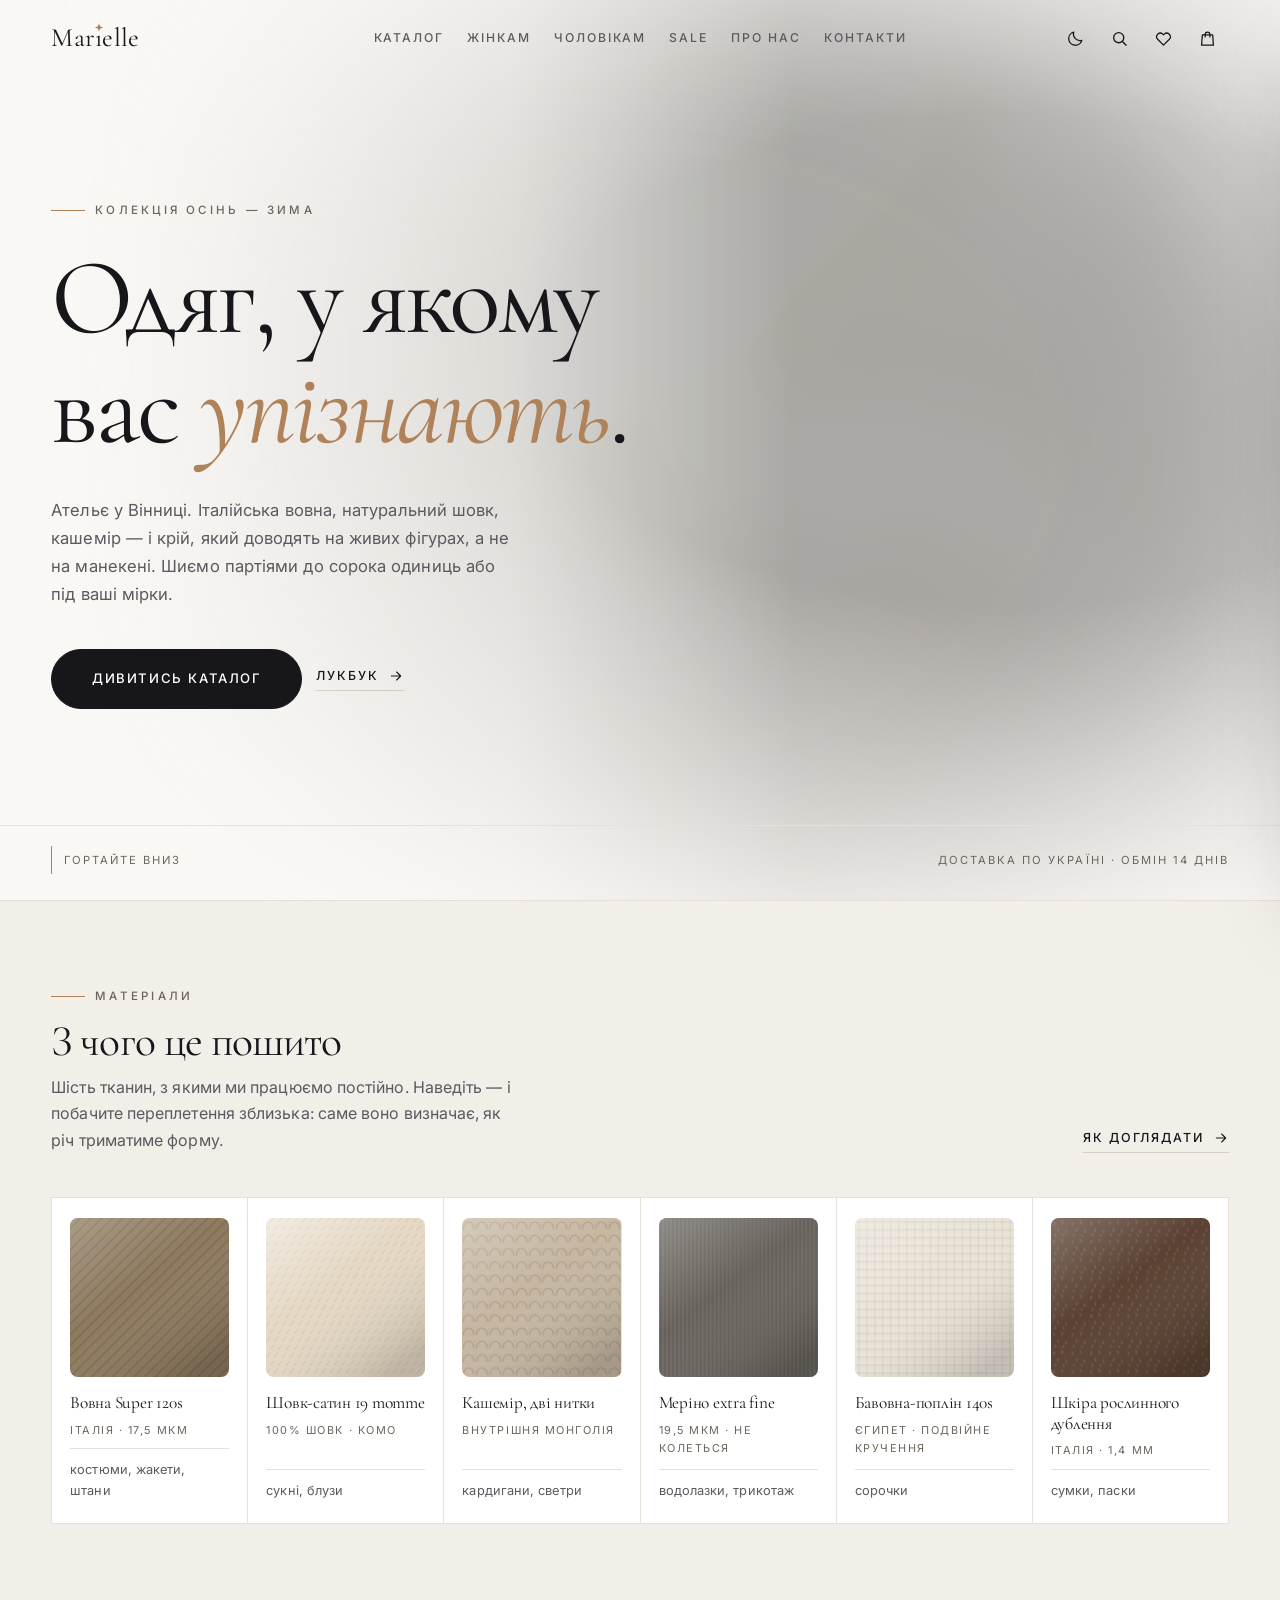
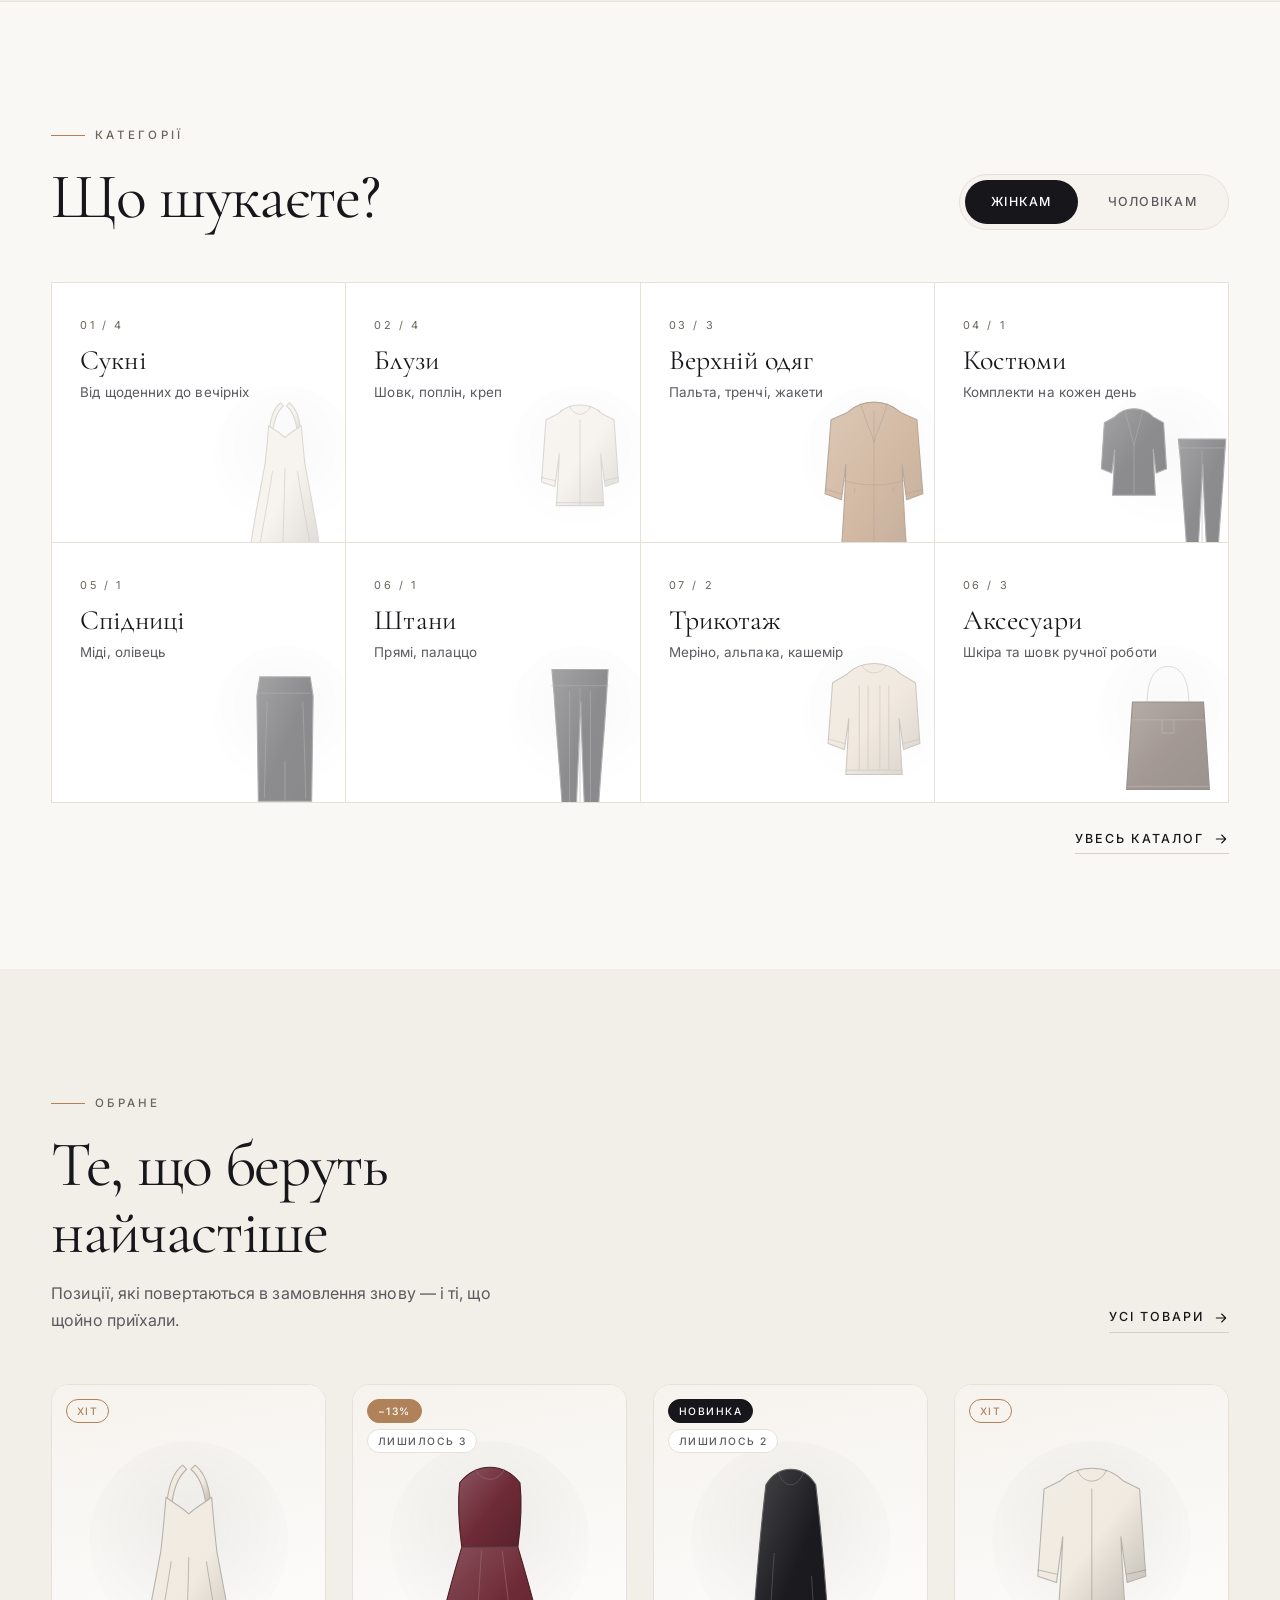
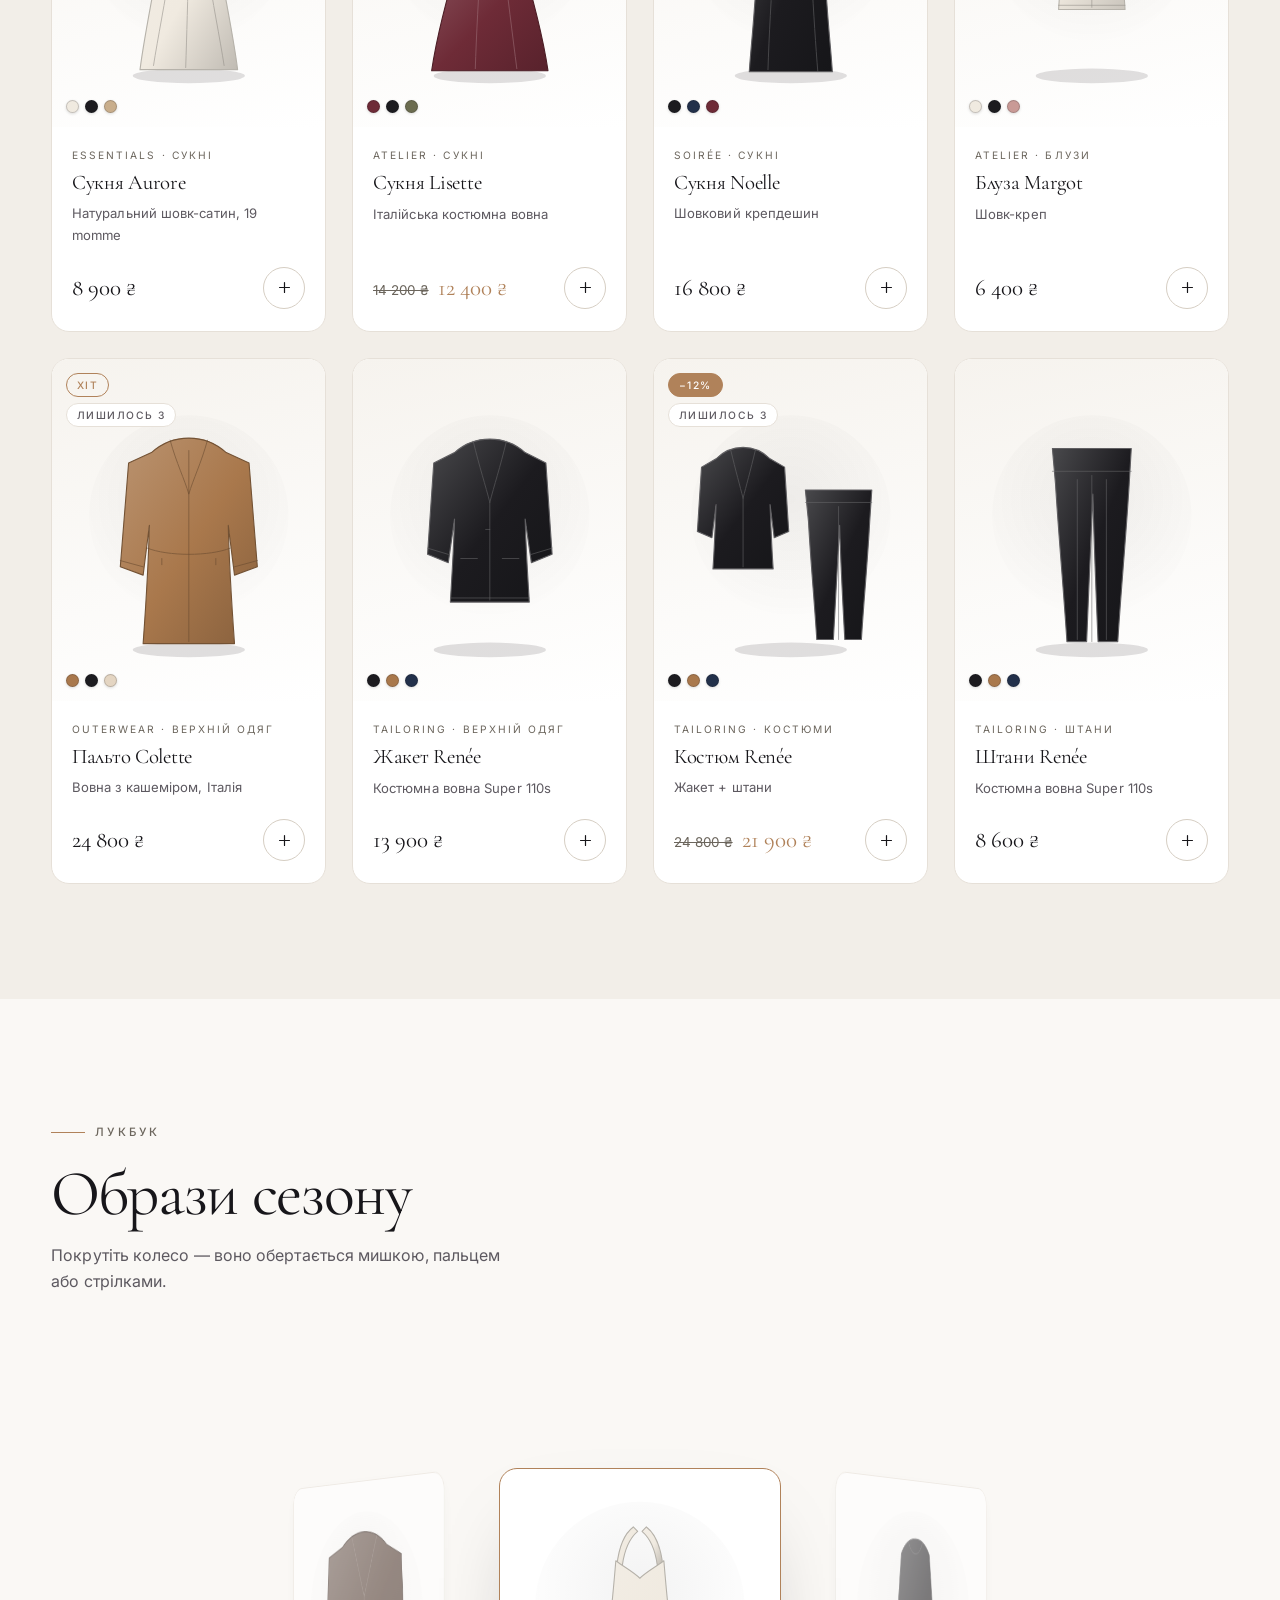
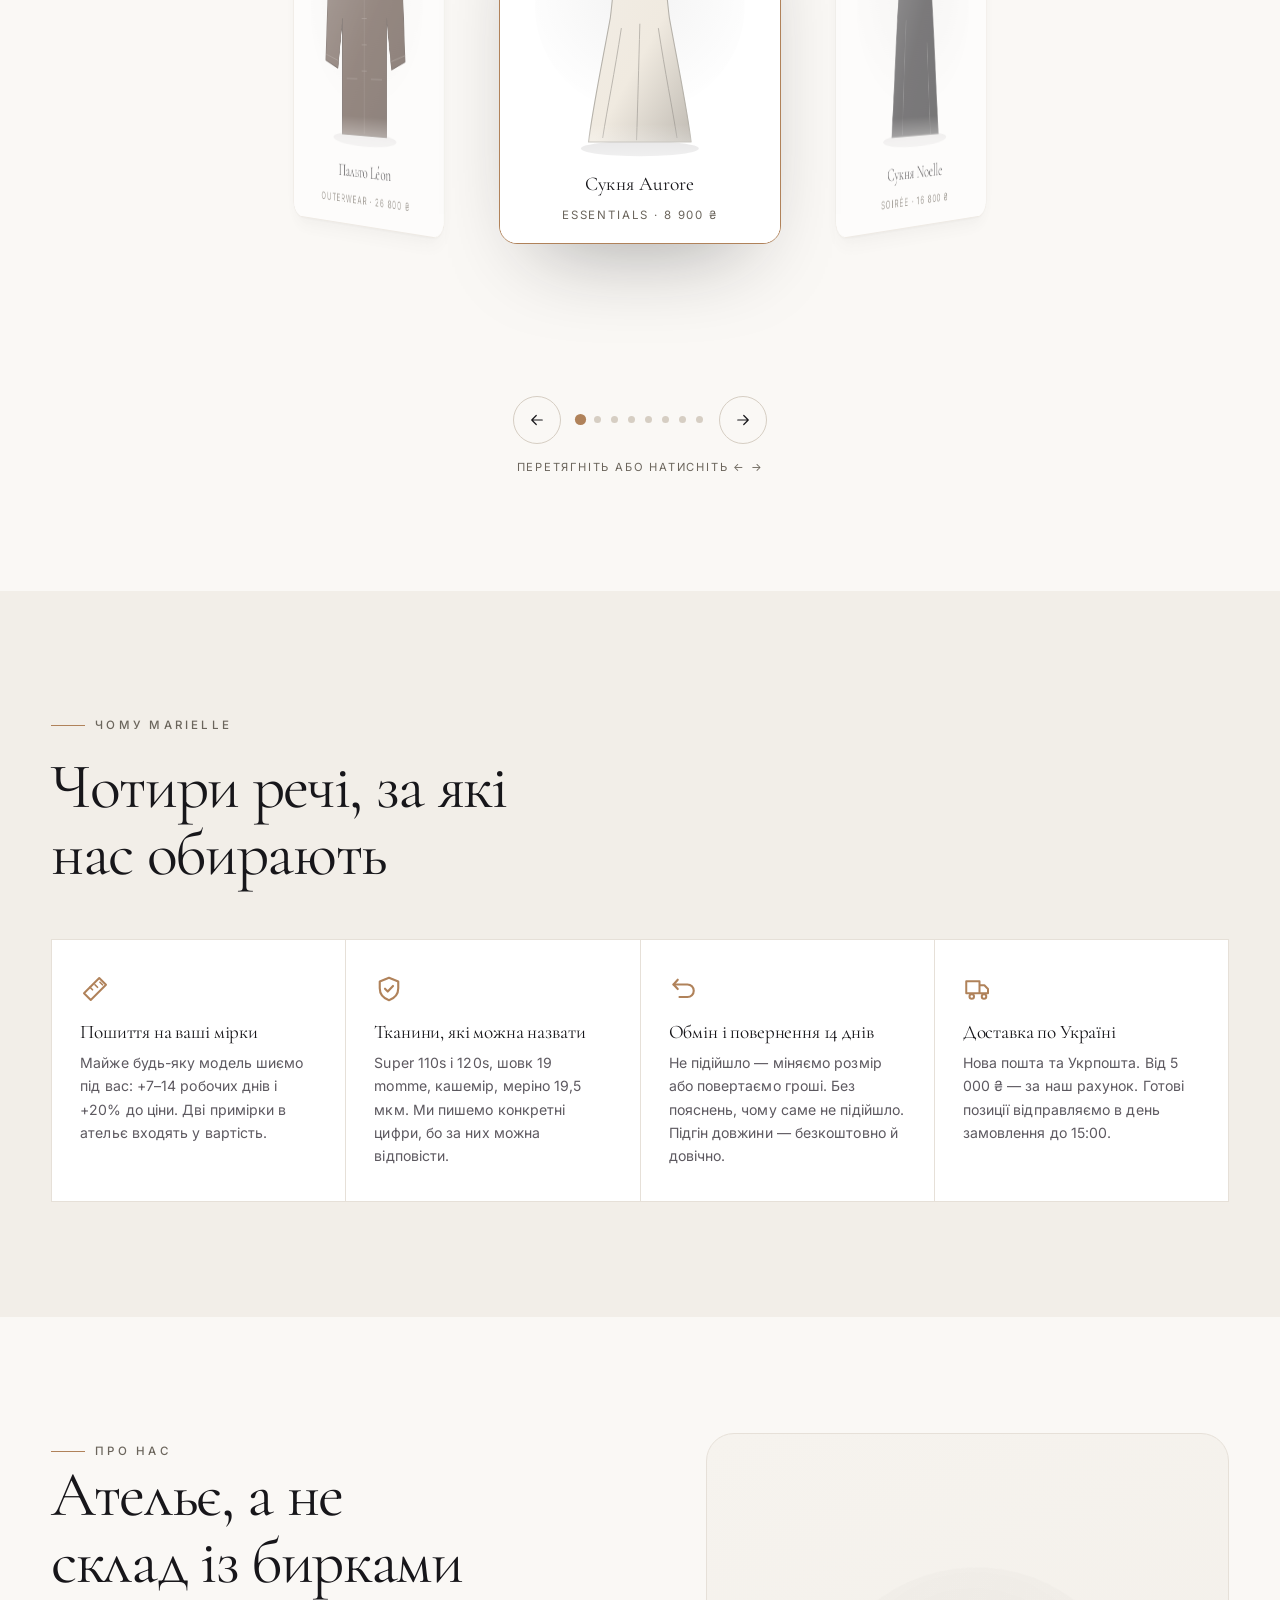
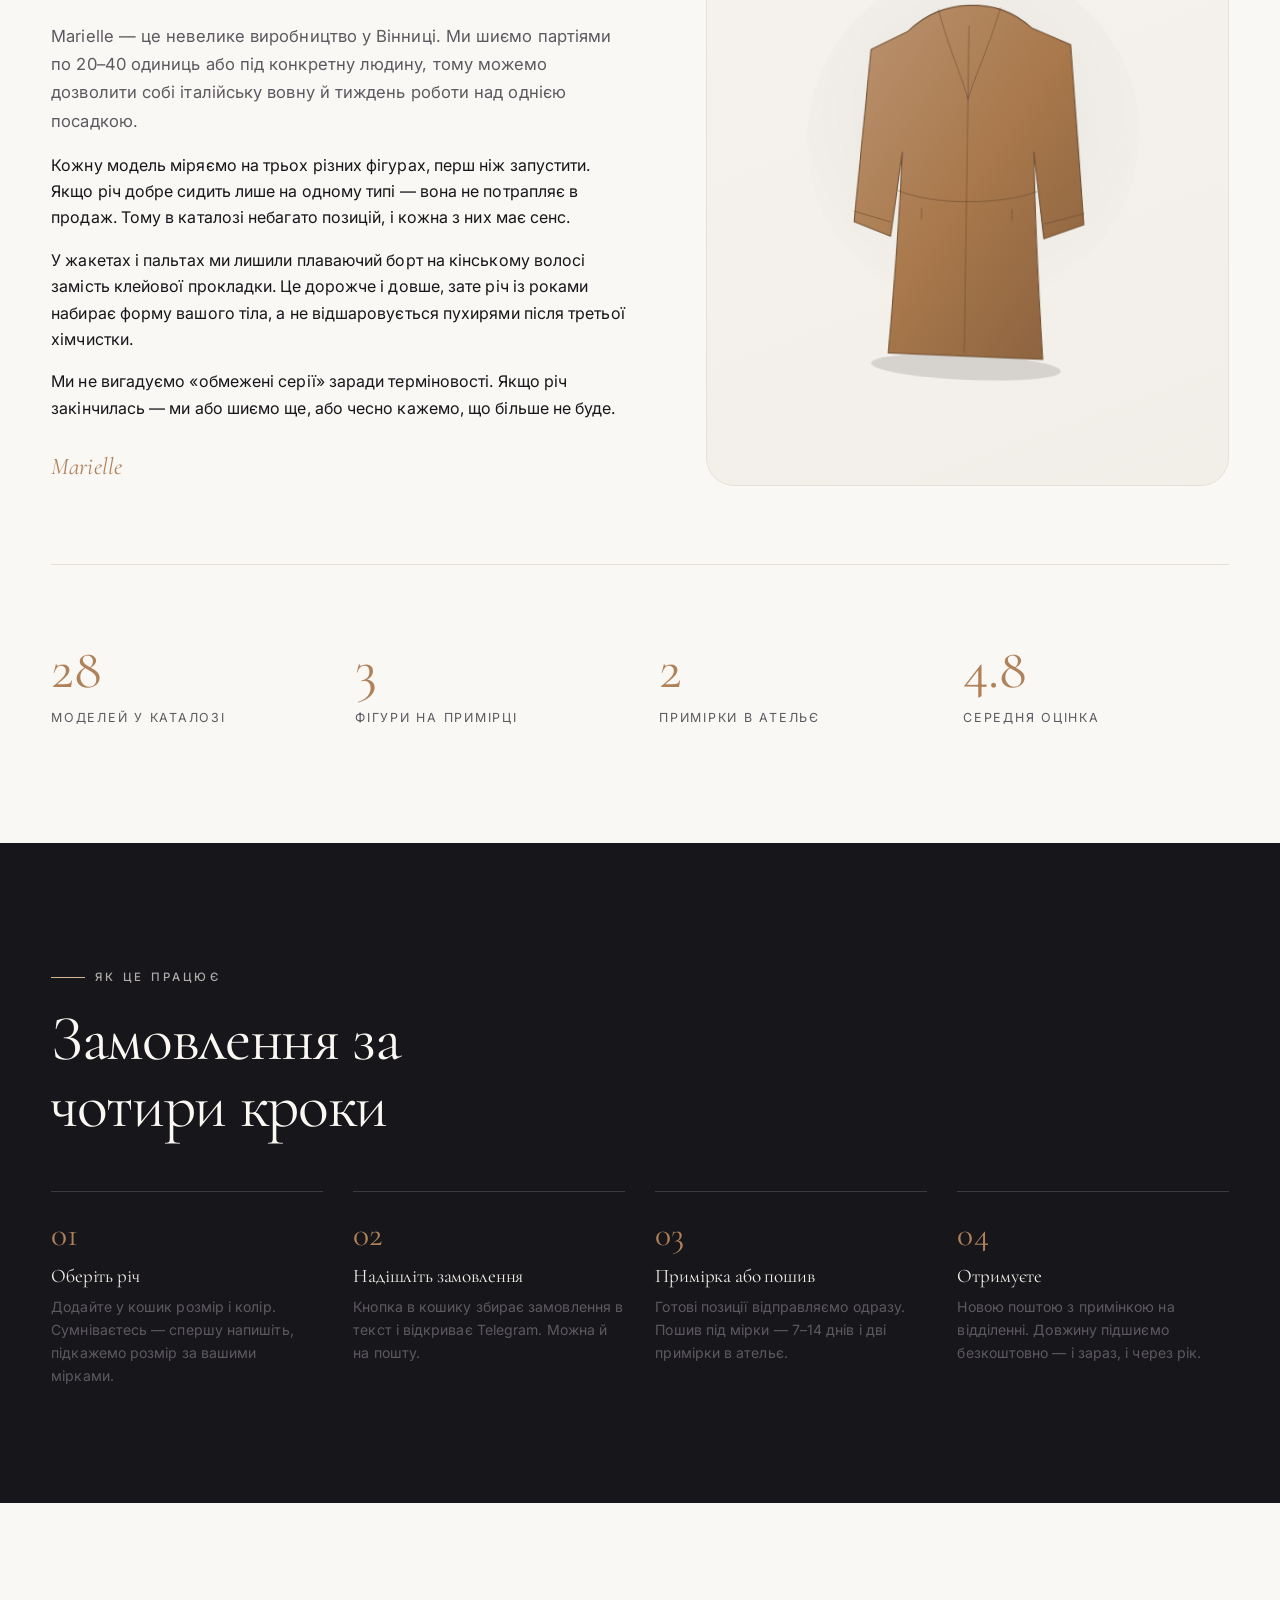
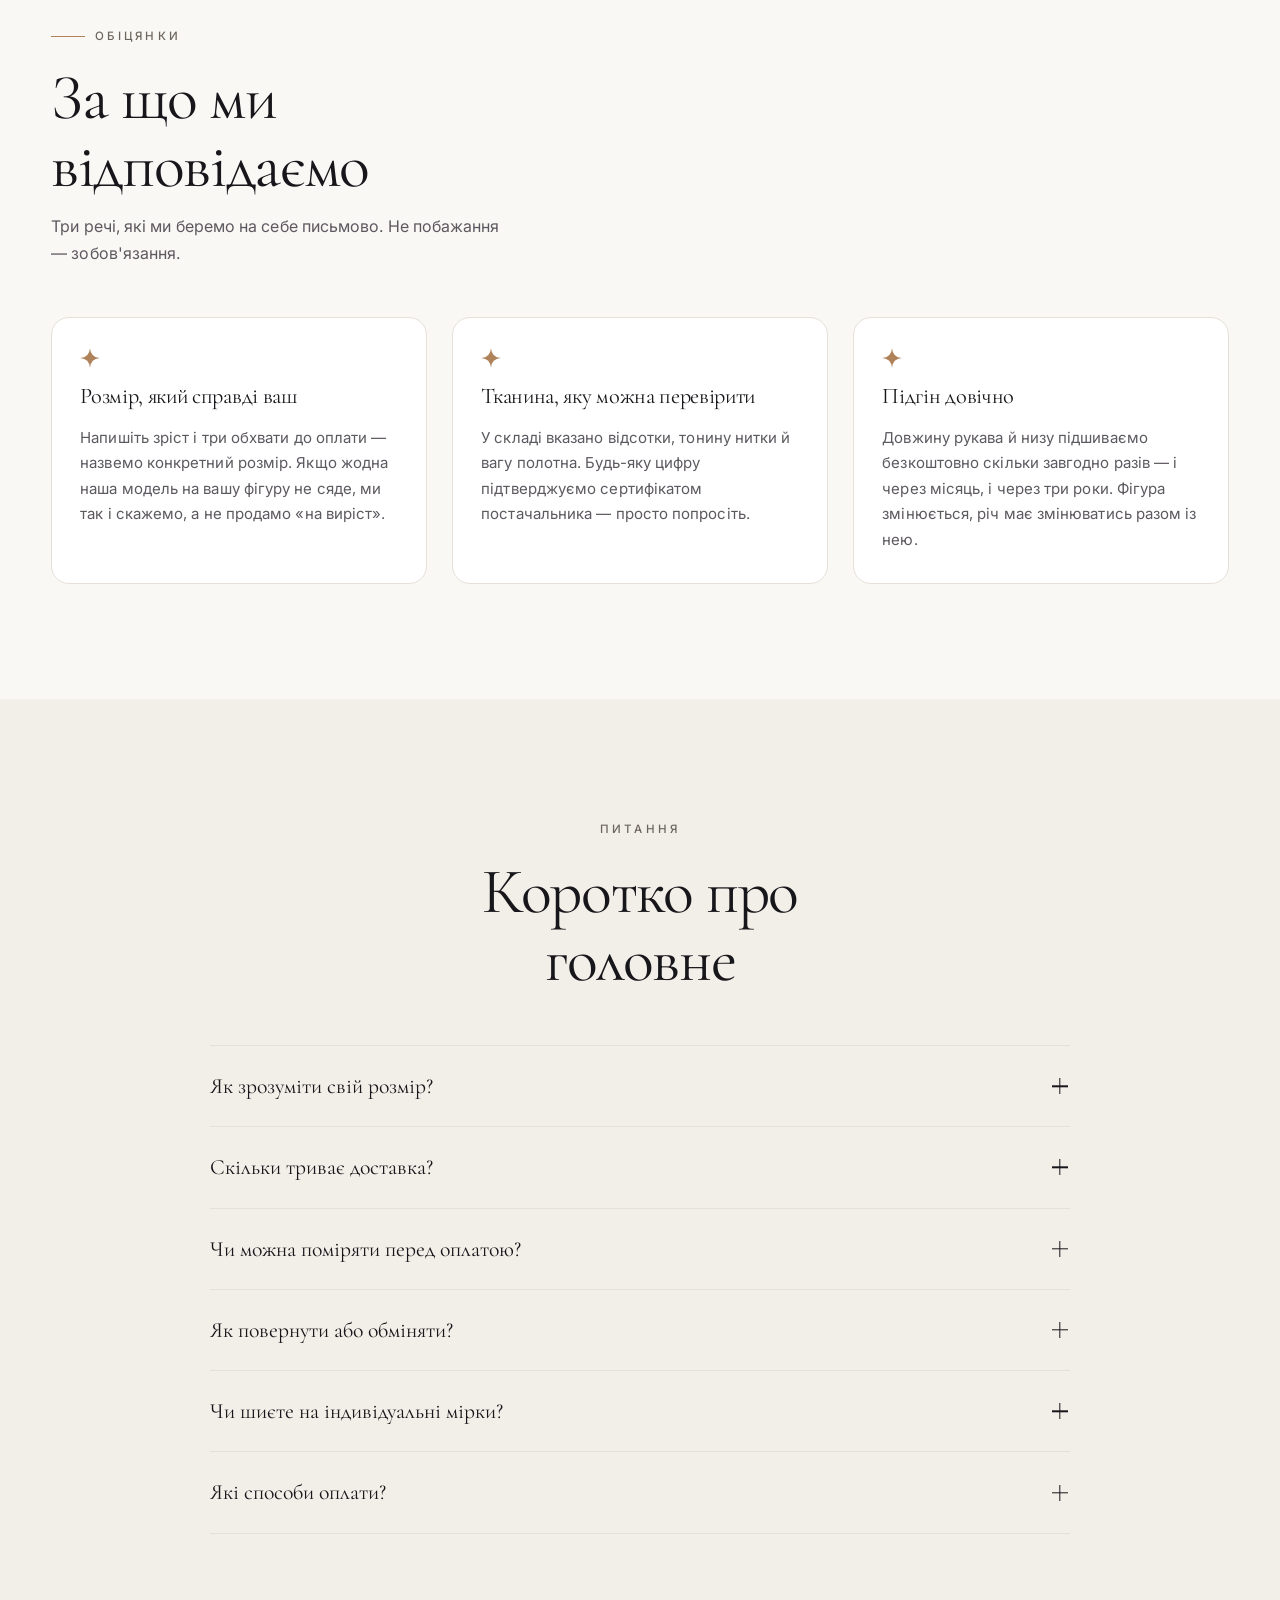
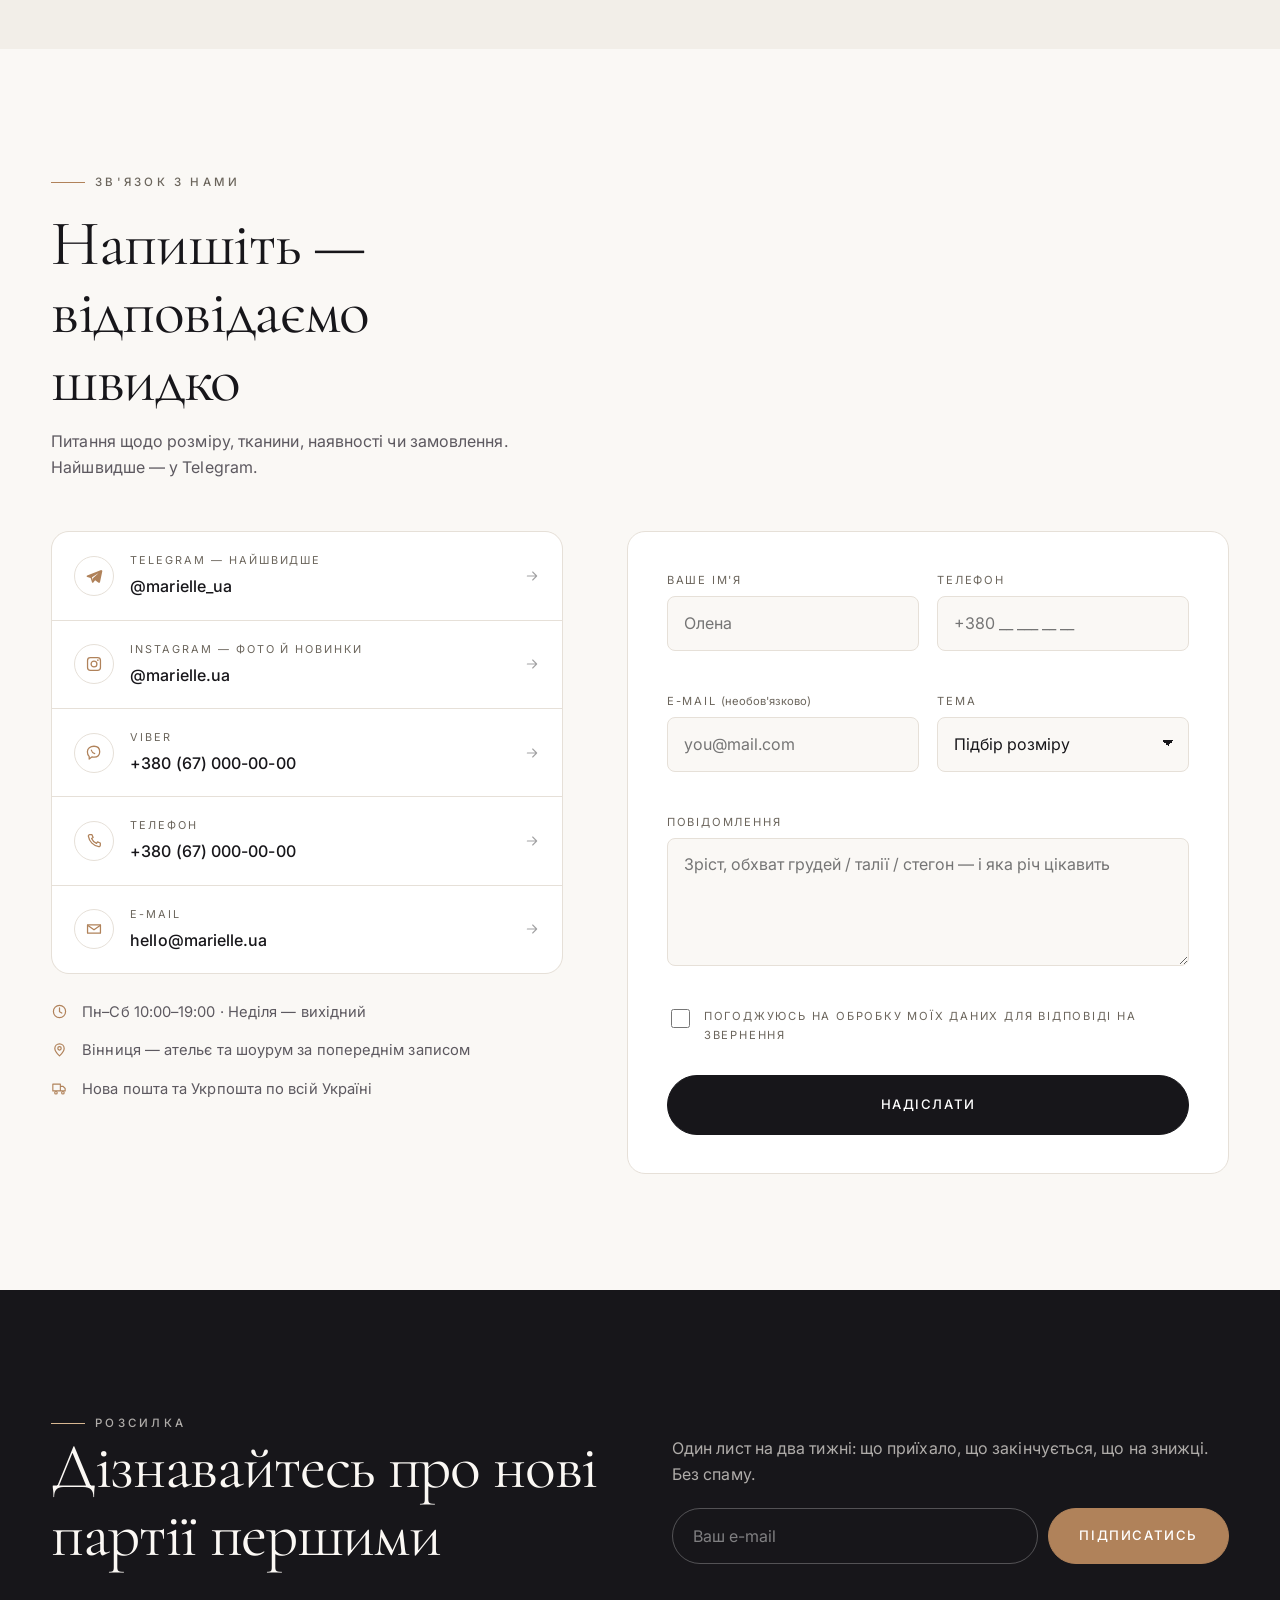
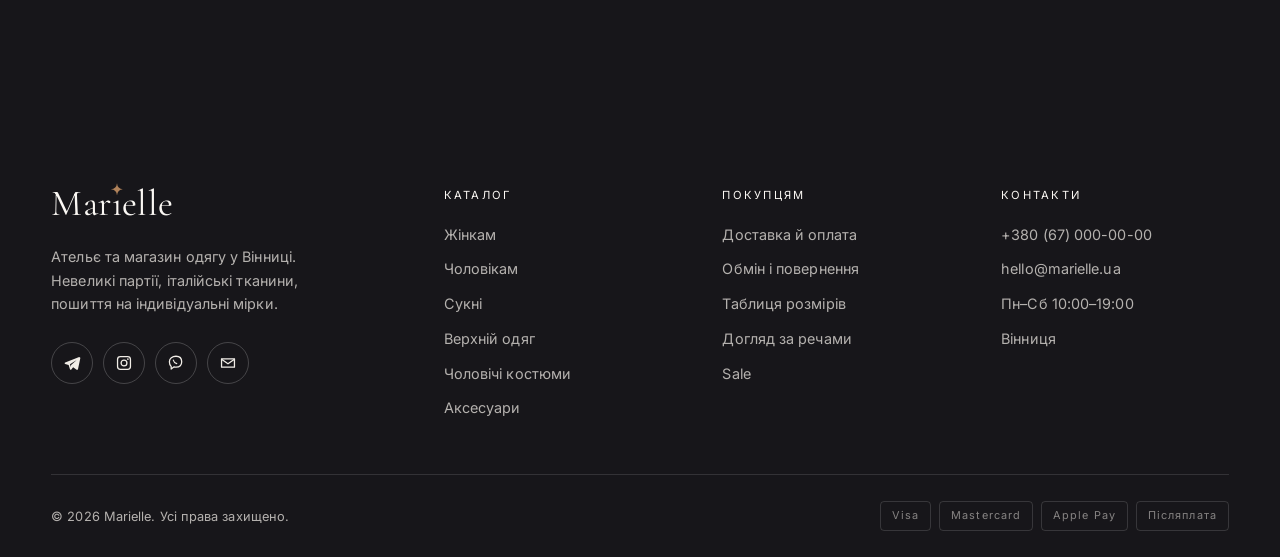
<file: index.html>
<!DOCTYPE html>
<html lang="uk" data-theme="light">
<head>
<meta charset="utf-8">
<meta name="viewport" content="width=device-width, initial-scale=1, viewport-fit=cover">
<title>Marielle — ательє одягу | Одяг, у якому вас упізнають</title>
<meta name="description" content="Marielle — ательє та магазин одягу у Вінниці: сукні, блузи, сорочки, пальта, костюми, трикотаж та аксесуари для жінок і чоловіків. Італійська вовна, шовк, кашемір. Пошиття на індивідуальні мірки, доставка по Україні, обмін 14 днів.">
<meta name="theme-color" content="#FAF8F5">
<link rel="icon" href="favicon.svg" type="image/svg+xml">
<link rel="apple-touch-icon" href="favicon.svg">
<link rel="canonical" href="https://marielle.ua/">

<meta property="og:type" content="website">
<meta property="og:title" content="Marielle — ательє одягу">
<meta property="og:description" content="Одяг, у якому вас упізнають. Жінкам і чоловікам: сукні, сорочки, пальта, костюми, трикотаж.">
<meta property="og:image" content="assets/mark.svg">
<meta property="og:locale" content="uk_UA">

<link rel="preconnect" href="https://fonts.googleapis.com">
<link rel="preconnect" href="https://fonts.gstatic.com" crossorigin>
<link href="https://fonts.googleapis.com/css2?family=Cormorant+Garamond:ital,wght@0,300;0,400;0,500;0,600;1,300;1,400&family=Inter:wght@300;400;500;600&display=swap" rel="stylesheet">
<link rel="stylesheet" href="css/style.css">

<script type="application/ld+json">
{"@context":"https://schema.org","@type":"ClothingStore","name":"Marielle",
"slogan":"Одяг, у якому вас упізнають","url":"https://marielle.ua/",
"telephone":"+380670000000","email":"hello@marielle.ua",
"address":{"@type":"PostalAddress","addressLocality":"Вінниця","addressCountry":"UA"},
"openingHours":"Mo-Sa 10:00-19:00","priceRange":"₴₴","currenciesAccepted":"UAH"}
</script>
</head>

<body>
<a class="skip-link" href="#main">Перейти до вмісту</a>

<!-- ============ SVG-спрайт ============ -->
<svg class="hidden" aria-hidden="true" focusable="false"><defs>
  <symbol id="spark" viewBox="0 0 100 100">
    <path fill="currentColor" d="M50 1 Q53.6 46.4 99 50 Q53.6 53.6 50 99 Q46.4 53.6 1 50 Q46.4 46.4 50 1 Z"/>
  </symbol>
  <symbol id="i-tg" viewBox="0 0 24 24"><path fill="currentColor" d="M21.6 4.1 2.9 11.3c-.9.35-.9 1.62.02 1.93l4.6 1.53 1.77 5.5c.26.8 1.3.98 1.82.32l2.4-3.05 4.6 3.4c.7.5 1.7.12 1.87-.73l3.1-14.5c.2-.9-.7-1.65-1.5-1.3Zm-3.3 3.8-7.1 6.4c-.25.22-.4.53-.44.86l-.25 2.3-1.2-3.7 9-5.86Z"/></symbol>
  <symbol id="i-ig" viewBox="0 0 24 24"><path fill="none" stroke="currentColor" stroke-width="1.7" d="M7.2 3.4h9.6a3.8 3.8 0 0 1 3.8 3.8v9.6a3.8 3.8 0 0 1-3.8 3.8H7.2a3.8 3.8 0 0 1-3.8-3.8V7.2a3.8 3.8 0 0 1 3.8-3.8Z"/><circle cx="12" cy="12" r="3.9" fill="none" stroke="currentColor" stroke-width="1.7"/><circle cx="17.2" cy="6.9" r="1.1" fill="currentColor"/></symbol>
  <symbol id="i-vb" viewBox="0 0 24 24"><path fill="none" stroke="currentColor" stroke-width="1.7" stroke-linecap="round" stroke-linejoin="round" d="M12 3c4.6 0 7.6 2.8 7.6 7.2 0 4.4-3 7.2-7.6 7.2-.9 0-1.7-.1-2.5-.3L5.6 20v-3.4C4 15.3 3.2 13.3 3.2 10.2 3.2 5.8 7 3 12 3Z"/><path fill="none" stroke="currentColor" stroke-width="1.5" stroke-linecap="round" d="M8.4 8.2c.6 2.6 2 4 4.6 4.6"/></symbol>
  <symbol id="i-ph" viewBox="0 0 24 24"><path fill="none" stroke="currentColor" stroke-width="1.7" stroke-linecap="round" stroke-linejoin="round" d="M6.3 3.6h3l1.5 3.7-2 1.4a12.5 12.5 0 0 0 6.5 6.5l1.4-2 3.7 1.5v3a1.8 1.8 0 0 1-2 1.8A16.6 16.6 0 0 1 4.5 5.6a1.8 1.8 0 0 1 1.8-2Z"/></symbol>
  <symbol id="i-ml" viewBox="0 0 24 24"><path fill="none" stroke="currentColor" stroke-width="1.7" stroke-linecap="round" stroke-linejoin="round" d="M3.4 6.4h17.2v11.2H3.4Z"/><path fill="none" stroke="currentColor" stroke-width="1.7" stroke-linecap="round" stroke-linejoin="round" d="m3.4 7 8.6 6 8.6-6"/></symbol>
  <symbol id="i-pin" viewBox="0 0 24 24"><path fill="none" stroke="currentColor" stroke-width="1.7" stroke-linejoin="round" d="M12 21s6.6-6.1 6.6-10.4a6.6 6.6 0 1 0-13.2 0C5.4 14.9 12 21 12 21Z"/><circle cx="12" cy="10.4" r="2.4" fill="none" stroke="currentColor" stroke-width="1.7"/></symbol>
  <symbol id="i-clock" viewBox="0 0 24 24"><circle cx="12" cy="12" r="8.6" fill="none" stroke="currentColor" stroke-width="1.7"/><path fill="none" stroke="currentColor" stroke-width="1.7" stroke-linecap="round" d="M12 7v5.2l3.2 2"/></symbol>
  <symbol id="i-truck" viewBox="0 0 24 24"><path fill="none" stroke="currentColor" stroke-width="1.6" stroke-linejoin="round" d="M2.6 5.8h10.6v9.6H2.6Zm10.6 3.2h3.9l2.9 3v3.4h-6.8Z"/><circle cx="7" cy="18" r="1.8" fill="none" stroke="currentColor" stroke-width="1.6"/><circle cx="16.8" cy="18" r="1.8" fill="none" stroke="currentColor" stroke-width="1.6"/></symbol>
  <symbol id="i-back" viewBox="0 0 24 24"><path fill="none" stroke="currentColor" stroke-width="1.7" stroke-linecap="round" stroke-linejoin="round" d="M3.6 8.4h11.2a5 5 0 0 1 0 10H8.4"/><path fill="none" stroke="currentColor" stroke-width="1.7" stroke-linecap="round" stroke-linejoin="round" d="m7 4.6-3.4 3.8L7 12"/></symbol>
  <symbol id="i-ruler" viewBox="0 0 24 24"><path fill="none" stroke="currentColor" stroke-width="1.6" stroke-linejoin="round" d="m3.2 15.4 12.2-12.2 5.4 5.4L8.6 20.8Z"/><path fill="none" stroke="currentColor" stroke-width="1.4" stroke-linecap="round" d="m8 10.6 2 2m2-4 2 2m2-4 2 2"/></symbol>
  <symbol id="i-shield" viewBox="0 0 24 24"><path fill="none" stroke="currentColor" stroke-width="1.7" stroke-linejoin="round" d="M12 3 4.6 6v5.4c0 4.4 3 8 7.4 9.6 4.4-1.6 7.4-5.2 7.4-9.6V6Z"/><path fill="none" stroke="currentColor" stroke-width="1.7" stroke-linecap="round" stroke-linejoin="round" d="m8.8 11.8 2.2 2.2 4.2-4.4"/></symbol>
  <symbol id="i-heart-o" viewBox="0 0 24 24"><path fill="none" stroke="currentColor" stroke-width="1.6" stroke-linecap="round" stroke-linejoin="round" d="M12 20.4 4.6 13a4.6 4.6 0 0 1 6.5-6.5l.9.9.9-.9A4.6 4.6 0 0 1 19.4 13Z"/></symbol>
  <symbol id="i-search" viewBox="0 0 24 24"><circle cx="11" cy="11" r="6.4" fill="none" stroke="currentColor" stroke-width="1.7"/><path fill="none" stroke="currentColor" stroke-width="1.7" stroke-linecap="round" d="m16 16 4.4 4.4"/></symbol>
  <symbol id="i-arr" viewBox="0 0 24 24"><path fill="none" stroke="currentColor" stroke-width="1.6" stroke-linecap="round" stroke-linejoin="round" d="M5 12h14m-6-6 6 6-6 6"/></symbol>
</defs></svg>

<!-- ============ ХЕДЕР ============ -->
<header class="header">
  <div class="wrap header__bar">
    <a class="logo header__logo" href="index.html" aria-label="Marielle — на головну">
      <span>Mar<span class="logo__i">ı<span class="logo__spark"><svg viewBox="0 0 100 100"><use href="#spark"/></svg></span></span>elle</span>
    </a>

    <nav class="nav" aria-label="Головне меню">
      <a class="nav__link" href="catalog.html">Каталог</a>
      <a class="nav__link" href="catalog.html?g=w">Жінкам</a>
      <a class="nav__link" href="catalog.html?g=m">Чоловікам</a>
      <a class="nav__link" href="catalog.html?sale=1">Sale</a>
      <a class="nav__link" href="#about">Про нас</a>
      <a class="nav__link" href="#contacts">Контакти</a>
    </nav>

    <div class="header__tools">
      <button class="icon-btn" type="button" data-theme-toggle aria-label="Змінити тему"></button>
      <a class="icon-btn" href="catalog.html#search" aria-label="Пошук"><svg><use href="#i-search"/></svg></a>
      <a class="icon-btn" href="catalog.html?fav=1" aria-label="Обране">
        <svg><use href="#i-heart-o"/></svg><span class="icon-btn__count" data-fav-count>0</span>
      </a>
      <button class="icon-btn" type="button" data-cart-open aria-label="Кошик">
        <svg viewBox="0 0 24 24" fill="none" stroke="currentColor" stroke-width="1.6" stroke-linecap="round" stroke-linejoin="round"><path d="M5.5 7.5h13l1 13h-15Z"/><path d="M9 10V6.8a3 3 0 0 1 6 0V10"/></svg>
        <span class="icon-btn__count" data-cart-count>0</span>
      </button>
      <button class="icon-btn burger" type="button" data-menu-open aria-label="Меню" aria-expanded="false">
        <svg viewBox="0 0 24 24" fill="none" stroke="currentColor" stroke-width="1.7" stroke-linecap="round"><path d="M4 7h16M4 12h16M4 17h16"/></svg>
      </button>
    </div>
  </div>
</header>

<!-- ============ МОБІЛЬНЕ МЕНЮ ============ -->
<div class="mnav" role="dialog" aria-modal="true" aria-label="Меню">
  <div class="wrap mnav__top">
    <a class="logo" href="index.html"><span>Mar<span class="logo__i">ı<span class="logo__spark"><svg viewBox="0 0 100 100"><use href="#spark"/></svg></span></span>elle</span></a>
    <button class="icon-btn" type="button" data-menu-close aria-label="Закрити меню">
      <svg viewBox="0 0 24 24" fill="none" stroke="currentColor" stroke-width="1.8" stroke-linecap="round"><path d="M6 6l12 12M18 6 6 18"/></svg>
    </button>
  </div>
  <div class="wrap mnav__body">
    <a class="mnav__link" href="catalog.html">Каталог <span>усі товари</span></a>
    <a class="mnav__link" href="catalog.html?g=w">Жінкам <span>сукні, блузи, пальта</span></a>
    <a class="mnav__link" href="catalog.html?g=m">Чоловікам <span>сорочки, костюми</span></a>
    <a class="mnav__link" href="catalog.html?cat=acc">Аксесуари</a>
    <a class="mnav__link" href="catalog.html?sale=1">Sale <span>знижки</span></a>
    <a class="mnav__link" href="#about">Про нас</a>
    <a class="mnav__link" href="#contacts">Контакти</a>
    <div class="mnav__foot">
      <div class="mnav__tools">
        <a class="icon-btn" href="catalog.html#search" aria-label="Пошук"><svg><use href="#i-search"/></svg></a>
        <a class="icon-btn" href="catalog.html?fav=1" aria-label="Обране"><svg><use href="#i-heart-o"/></svg><span class="icon-btn__count" data-fav-count>0</span></a>
        <button class="icon-btn" type="button" data-theme-toggle aria-label="Змінити тему"></button>
      </div>
      <a class="btn btn--block" href="tel:+380670000000">Подзвонити</a>
      <a class="btn btn--ghost btn--block" href="https://t.me/marielle_ua" target="_blank" rel="noopener">Написати в Telegram</a>
    </div>
  </div>
</div>

<main id="main">

  <!-- ============ ГЕРОЙ ============ -->
  <section class="hero">
    <canvas class="hero__canvas" id="silk" aria-hidden="true"></canvas>
    <div class="hero__veil" aria-hidden="true"></div>

    <div class="hero__stage" aria-hidden="true">
      <div class="hero__rail" data-hero-float></div>
    </div>

    <div class="wrap hero__inner">
      <div class="hero__content">
        <span class="eyebrow">Колекція осінь — зима</span>
        <h1>Одяг, у якому вас <em>упізнають</em>.</h1>
        <p class="lead hero__lead">
          Ательє у Вінниці. Італійська вовна, натуральний шовк, кашемір — і крій,
          який доводять на живих фігурах, а не на манекені. Шиємо партіями
          до сорока одиниць або під ваші мірки.
        </p>
        <div class="hero__cta">
          <a class="btn btn--lg" href="catalog.html">Дивитись каталог</a>
          <a class="link-u" href="#lookbook">Лукбук <svg><use href="#i-arr"/></svg></a>
        </div>
      </div>
    </div>

    <div class="wrap hero__meta">
      <span class="hero__scroll"><i></i> Гортайте вниз</span>
      <span>Доставка по Україні · Обмін 14 днів</span>
    </div>
  </section>

  <!-- ============ ЗРАЗКИ ТКАНИН ============ -->
  <section class="sec fabrics" id="fabrics" style="padding-block:clamp(48px,6vw,86px)">
    <div class="wrap">
      <div class="fabrics__head reveal">
        <div>
          <span class="eyebrow">Матеріали</span>
          <h2>З чого це пошито</h2>
          <p>Шість тканин, з якими ми працюємо постійно. Наведіть — і побачите переплетення зблизька: саме воно визначає, як річ триматиме форму.</p>
        </div>
        <a class="link-u" href="index.html#faq">Як доглядати <svg><use href="#i-arr"/></svg></a>
      </div>
      <div class="swatches" data-fabrics></div>
    </div>
  </section>

  <!-- ============ КАТЕГОРІЇ ============ -->
  <section class="sec" id="catalog">
    <div class="wrap">
      <div class="sec-head reveal">
        <div class="sec-head__t">
          <span class="eyebrow">Категорії</span>
          <h2>Що шукаєте?</h2>
        </div>
        <div class="seg seg--lg" data-gender-switch role="group" aria-label="Розділ каталогу">
          <button type="button" class="seg__b is-on" data-g="w" aria-pressed="true">Жінкам</button>
          <button type="button" class="seg__b" data-g="m" aria-pressed="false">Чоловікам</button>
        </div>
      </div>
      <div class="cats" data-cats data-g="w"></div>
      <div style="display:flex;justify-content:flex-end;margin-top:26px">
        <a class="link-u" href="catalog.html">Увесь каталог <svg><use href="#i-arr"/></svg></a>
      </div>
    </div>
  </section>

  <!-- ============ ОБРАНЕ РЕДАКЦІЄЮ ============ -->
  <section class="sec sec--tint">
    <div class="wrap">
      <div class="sec-head reveal">
        <div class="sec-head__t">
          <span class="eyebrow">Обране</span>
          <h2>Те, що беруть найчастіше</h2>
          <p>Позиції, які повертаються в замовлення знову — і ті, що щойно приїхали.</p>
        </div>
        <a class="link-u" href="catalog.html">Усі товари <svg><use href="#i-arr"/></svg></a>
      </div>
      <div class="grid" data-products="home" data-limit="8"></div>
    </div>
  </section>

  <!-- ============ ЛУКБУК (3D-карусель) ============ -->
  <section class="sec" id="lookbook">
    <div class="wrap">
      <div class="sec-head reveal">
        <div class="sec-head__t">
          <span class="eyebrow">Лукбук</span>
          <h2>Образи сезону</h2>
          <p>Покрутіть колесо — воно обертається мишкою, пальцем або стрілками.</p>
        </div>
      </div>

      <div class="look">
        <div class="look__stage" data-look role="group" aria-label="Карусель образів">
          <div class="look__ring"></div>
        </div>
        <div class="look__nav">
          <button class="look__arrow" type="button" data-look-prev aria-label="Попередній образ">
            <svg viewBox="0 0 24 24" fill="none" stroke="currentColor" stroke-width="1.6" stroke-linecap="round" stroke-linejoin="round"><path d="M19 12H5m6-6-6 6 6 6"/></svg>
          </button>
          <div class="look__dots" data-look-dots></div>
          <button class="look__arrow" type="button" data-look-next aria-label="Наступний образ">
            <svg><use href="#i-arr"/></svg>
          </button>
        </div>
        <p class="look__hint">Перетягніть або натисніть ← →</p>
      </div>
    </div>
  </section>

  <!-- ============ ЧОМУ МИ ============ -->
  <section class="sec sec--tint">
    <div class="wrap">
      <div class="sec-head reveal">
        <div class="sec-head__t">
          <span class="eyebrow">Чому Marielle</span>
          <h2>Чотири речі, за які нас обирають</h2>
        </div>
      </div>
      <div class="feats reveal">
        <div class="feat">
          <div class="feat__ic"><svg><use href="#i-ruler"/></svg></div>
          <h4>Пошиття на ваші мірки</h4>
          <p>Майже будь-яку модель шиємо під вас: +7–14 робочих днів і +20% до ціни. Дві примірки в ательє входять у вартість.</p>
        </div>
        <div class="feat">
          <div class="feat__ic"><svg><use href="#i-shield"/></svg></div>
          <h4>Тканини, які можна назвати</h4>
          <p>Super 110s і 120s, шовк 19 momme, кашемір, меріно 19,5 мкм. Ми пишемо конкретні цифри, бо за них можна відповісти.</p>
        </div>
        <div class="feat">
          <div class="feat__ic"><svg><use href="#i-back"/></svg></div>
          <h4>Обмін і повернення 14 днів</h4>
          <p>Не підійшло — міняємо розмір або повертаємо гроші. Без пояснень, чому саме не підійшло. Підгін довжини — безкоштовно й довічно.</p>
        </div>
        <div class="feat">
          <div class="feat__ic"><svg><use href="#i-truck"/></svg></div>
          <h4>Доставка по Україні</h4>
          <p>Нова пошта та Укрпошта. Від 5 000 ₴ — за наш рахунок. Готові позиції відправляємо в день замовлення до 15:00.</p>
        </div>
      </div>
    </div>
  </section>

  <!-- ============ ПРО НАС ============ -->
  <section class="sec" id="about">
    <div class="wrap">
      <div class="about">
        <div class="reveal">
          <span class="eyebrow">Про нас</span>
          <h2>Ательє, а не<br>склад із бирками</h2>
          <p class="lead">
            Marielle — це невелике виробництво у Вінниці. Ми шиємо партіями по 20–40 одиниць
            або під конкретну людину, тому можемо дозволити собі італійську вовну
            й тиждень роботи над однією посадкою.
          </p>
          <p>
            Кожну модель міряємо на трьох різних фігурах, перш ніж запустити. Якщо річ
            добре сидить лише на одному типі — вона не потрапляє в продаж. Тому в каталозі
            небагато позицій, і кожна з них має сенс.
          </p>
          <p>
            У жакетах і пальтах ми лишили плаваючий борт на кінському волосі замість клейової
            прокладки. Це дорожче і довше, зате річ із роками набирає форму вашого тіла,
            а не відшаровується пухирями після третьої хімчистки.
          </p>
          <p>
            Ми не вигадуємо «обмежені серії» заради терміновості. Якщо річ закінчилась —
            ми або шиємо ще, або чесно кажемо, що більше не буде.
          </p>
          <p class="about__sign">Marielle</p>
        </div>
        <div class="about__art reveal" data-about-art aria-hidden="true"></div>
      </div>

      <hr class="rule" style="margin:clamp(48px,6vw,88px) 0">

      <div class="stats reveal">
        <div class="stat"><div class="stat__n">28</div><div class="stat__l">моделей у каталозі</div></div>
        <div class="stat"><div class="stat__n">3</div><div class="stat__l">фігури на примірці</div></div>
        <div class="stat"><div class="stat__n">2</div><div class="stat__l">примірки в ательє</div></div>
        <div class="stat"><div class="stat__n">4.8</div><div class="stat__l">середня оцінка</div></div>
      </div>
    </div>
  </section>

  <!-- ============ ЯК ЗАМОВИТИ ============ -->
  <section class="sec sec--ink">
    <div class="wrap">
      <div class="sec-head reveal">
        <div class="sec-head__t">
          <span class="eyebrow">Як це працює</span>
          <h2>Замовлення за чотири кроки</h2>
        </div>
      </div>
      <div class="steps reveal">
        <div class="step">
          <h4>Оберіть річ</h4>
          <p>Додайте у кошик розмір і колір. Сумніваєтесь — спершу напишіть, підкажемо розмір за вашими мірками.</p>
        </div>
        <div class="step">
          <h4>Надішліть замовлення</h4>
          <p>Кнопка в кошику збирає замовлення в текст і відкриває Telegram. Можна й на пошту.</p>
        </div>
        <div class="step">
          <h4>Примірка або пошив</h4>
          <p>Готові позиції відправляємо одразу. Пошив під мірки — 7–14 днів і дві примірки в ательє.</p>
        </div>
        <div class="step">
          <h4>Отримуєте</h4>
          <p>Новою поштою з примінкою на відділенні. Довжину підшиємо безкоштовно — і зараз, і через рік.</p>
        </div>
      </div>
    </div>
  </section>

  <!-- ============ ВІДГУКИ ============ -->
  <section class="sec">
    <div class="wrap">
      <div class="sec-head reveal">
        <div class="sec-head__t">
          <span class="eyebrow">Обіцянки</span>
          <h2>За що ми відповідаємо</h2>
          <p>Три речі, які ми беремо на себе письмово. Не побажання — зобов'язання.</p>
        </div>
      </div>
      <!-- Тут раніше стояли відгуки. Поки немає справжніх — не вигадуємо їх.
           Коли з'являться реальні, цю секцію можна замінити на них. -->
      <div class="revs">
        <article class="rev reveal" style="--d:0">
          <div class="rev__stars"><svg><use href="#spark"/></svg></div>
          <h3 class="rev__h">Розмір, який справді ваш</h3>
          <p class="rev__t">Напишіть зріст і три обхвати до оплати — назвемо конкретний розмір. Якщо жодна наша модель на вашу фігуру не сяде, ми так і скажемо, а не продамо «на виріст».</p>
        </article>
        <article class="rev reveal" style="--d:1">
          <div class="rev__stars"><svg><use href="#spark"/></svg></div>
          <h3 class="rev__h">Тканина, яку можна перевірити</h3>
          <p class="rev__t">У складі вказано відсотки, тонину нитки й вагу полотна. Будь-яку цифру підтверджуємо сертифікатом постачальника — просто попросіть.</p>
        </article>
        <article class="rev reveal" style="--d:2">
          <div class="rev__stars"><svg><use href="#spark"/></svg></div>
          <h3 class="rev__h">Підгін довічно</h3>
          <p class="rev__t">Довжину рукава й низу підшиваємо безкоштовно скільки завгодно разів — і через місяць, і через три роки. Фігура змінюється, річ має змінюватись разом із нею.</p>
        </article>
      </div>
    </div>
  </section>

  <!-- ============ FAQ ============ -->
  <section class="sec sec--tint" id="faq">
    <div class="wrap">
      <div class="sec-head reveal" style="justify-content:center;text-align:center">
        <div class="sec-head__t" style="margin-inline:auto">
          <span class="eyebrow eyebrow--plain">Питання</span>
          <h2>Коротко про головне</h2>
        </div>
      </div>

      <div class="faq reveal">
        <div class="faq__item">
          <button class="faq__q" type="button" aria-expanded="false">Як зрозуміти свій розмір?<i></i></button>
          <div class="faq__a"><div><p>На сторінці кожної речі є таблиця розмірів із трьома обхватами та довжиною виробу. Якщо ваші мірки між розмірами — напишіть нам у Telegram зріст, обхват грудей, талії й стегон. Відповімо конкретним розміром, а не «беріть свій звичайний».</p></div></div>
        </div>
        <div class="faq__item">
          <button class="faq__q" type="button" aria-expanded="false">Скільки триває доставка?<i></i></button>
          <div class="faq__a"><div><p>Позиції, що є в наявності, відправляємо того ж дня, якщо замовлення оформлене до 15:00. Нова пошта по Україні — зазвичай 1–2 дні, Укрпошта — 3–5 днів. Від 5 000 ₴ доставка за наш рахунок. Речі, які шиються під замовлення, потребують 7–18 робочих днів — точний термін вказано на сторінці кожної моделі.</p></div></div>
        </div>
        <div class="faq__item">
          <button class="faq__q" type="button" aria-expanded="false">Чи можна поміряти перед оплатою?<i></i></button>
          <div class="faq__a"><div><p>Так. Ми відправляємо з післяплатою і примінкою на відділенні Нової пошти. Якщо не підійшло — просто не забирайте, ми оплатимо зворотну пересилку самі.</p></div></div>
        </div>
        <div class="faq__item">
          <button class="faq__q" type="button" aria-expanded="false">Як повернути або обміняти?<i></i></button>
          <div class="faq__a"><div><p>14 днів із моменту отримання, якщо річ не була в носінні й збережено бирки. Напишіть нам — ми надішлемо ТТН на зворотну відправку. Обмін на інший розмір робимо без додаткової доплати за доставку.</p></div></div>
        </div>
        <div class="faq__item">
          <button class="faq__q" type="button" aria-expanded="false">Чи шиєте на індивідуальні мірки?<i></i></button>
          <div class="faq__a"><div><p>Так, для більшості моделей. Це +7–14 робочих днів і +20% до ціни, дві примірки в ательє входять у вартість. Такі речі поверненню не підлягають — саме тому ми не беремося за них без примірок. Довжину рукавів і низу підшиваємо безкоштовно й довічно, навіть якщо ви схудли через два роки.</p></div></div>
        </div>
        <div class="faq__item">
          <button class="faq__q" type="button" aria-expanded="false">Які способи оплати?<i></i></button>
          <div class="faq__a"><div><p>Картка через переказ на реквізити ФОП, післяплата на Новій пошті, а також оплата частинами (Монобанк). Чек надсилаємо разом із замовленням.</p></div></div>
        </div>
      </div>
    </div>
  </section>

  <!-- ============ КОНТАКТИ ============ -->
  <section class="sec" id="contacts">
    <div class="wrap">
      <div class="sec-head reveal">
        <div class="sec-head__t">
          <span class="eyebrow">Зв'язок з нами</span>
          <h2>Напишіть — відповідаємо швидко</h2>
          <p>Питання щодо розміру, тканини, наявності чи замовлення. Найшвидше — у Telegram.</p>
        </div>
      </div>

      <div class="contact">
        <div class="reveal">
          <div class="chan">
            <a class="chan__i" href="https://t.me/marielle_ua" target="_blank" rel="noopener">
              <span class="chan__ic"><svg><use href="#i-tg"/></svg></span>
              <span><span class="chan__t">Telegram — найшвидше</span><span class="chan__v">@marielle_ua</span></span>
              <span class="chan__go"><svg><use href="#i-arr"/></svg></span>
            </a>
            <a class="chan__i" href="https://instagram.com/marielle.ua" target="_blank" rel="noopener">
              <span class="chan__ic"><svg><use href="#i-ig"/></svg></span>
              <span><span class="chan__t">Instagram — фото й новинки</span><span class="chan__v">@marielle.ua</span></span>
              <span class="chan__go"><svg><use href="#i-arr"/></svg></span>
            </a>
            <a class="chan__i" href="viber://chat?number=%2B380670000000">
              <span class="chan__ic"><svg><use href="#i-vb"/></svg></span>
              <span><span class="chan__t">Viber</span><span class="chan__v">+380 (67) 000-00-00</span></span>
              <span class="chan__go"><svg><use href="#i-arr"/></svg></span>
            </a>
            <a class="chan__i" href="tel:+380670000000">
              <span class="chan__ic"><svg><use href="#i-ph"/></svg></span>
              <span><span class="chan__t">Телефон</span><span class="chan__v">+380 (67) 000-00-00</span></span>
              <span class="chan__go"><svg><use href="#i-arr"/></svg></span>
            </a>
            <a class="chan__i" href="mailto:hello@marielle.ua">
              <span class="chan__ic"><svg><use href="#i-ml"/></svg></span>
              <span><span class="chan__t">E-mail</span><span class="chan__v">hello@marielle.ua</span></span>
              <span class="chan__go"><svg><use href="#i-arr"/></svg></span>
            </a>
          </div>

          <div class="info">
            <div class="info__r"><svg><use href="#i-clock"/></svg><span>Пн–Сб 10:00–19:00 · Неділя — вихідний</span></div>
            <div class="info__r"><svg><use href="#i-pin"/></svg><span>Вінниця — ательє та шоурум за попереднім записом</span></div>
            <div class="info__r"><svg><use href="#i-truck"/></svg><span>Нова пошта та Укрпошта по всій Україні</span></div>
          </div>
        </div>

        <form class="form reveal" data-contact-form novalidate>
          <div class="form__grid">
            <div class="field">
              <label for="f-name">Ваше ім'я</label>
              <input id="f-name" name="name" type="text" autocomplete="name" placeholder="Олена">
              <span class="field__err"></span>
            </div>
            <div class="field">
              <label for="f-phone">Телефон</label>
              <input id="f-phone" name="phone" type="tel" autocomplete="tel" placeholder="+380 __ ___ __ __">
              <span class="field__err"></span>
            </div>
            <div class="field">
              <label for="f-email">E-mail <span style="text-transform:none;letter-spacing:0">(необов'язково)</span></label>
              <input id="f-email" name="email" type="email" autocomplete="email" placeholder="you@mail.com">
              <span class="field__err"></span>
            </div>
            <div class="field">
              <label for="f-topic">Тема</label>
              <select id="f-topic" name="topic">
                <option>Підбір розміру</option>
                <option>Наявність товару</option>
                <option>Питання щодо замовлення</option>
                <option>Обмін або повернення</option>
                <option>Пошиття на індивідуальні мірки</option>
                <option>Співпраця</option>
              </select>
              <span class="field__err"></span>
            </div>
            <div class="field field--full">
              <label for="f-msg">Повідомлення</label>
              <textarea id="f-msg" name="message" placeholder="Зріст, обхват грудей / талії / стегон — і яка річ цікавить"></textarea>
              <span class="field__err"></span>
            </div>
            <div class="field field--full">
              <label class="check">
                <input type="checkbox" name="agree">
                <span>Погоджуюсь на обробку моїх даних для відповіді на звернення</span>
              </label>
              <span class="field__err"></span>
            </div>
          </div>

          <button class="btn btn--block btn--lg" type="submit" style="margin-top:8px">Надіслати</button>

          <div class="form__ok" data-form-ok>
            <h4>Повідомлення готове</h4>
            <p>Сайт працює без сервера, тому лист не надсилається сам. Текст уже скопійовано — оберіть канал:</p>
            <textarea data-form-text readonly aria-label="Текст звернення"></textarea>
            <div class="form__send">
              <a class="btn btn--sm" data-send-tg target="_blank" rel="noopener" href="#">Telegram</a>
              <a class="btn btn--ghost btn--sm" data-send-viber href="#">Viber</a>
              <a class="btn btn--ghost btn--sm" data-send-mail href="#">E-mail</a>
            </div>
          </div>
        </form>
      </div>
    </div>
  </section>

  <!-- ============ РОЗСИЛКА ============ -->
  <section class="sec sec--ink">
    <div class="wrap news reveal">
      <div>
        <span class="eyebrow">Розсилка</span>
        <h2>Дізнавайтесь про нові партії першими</h2>
      </div>
      <div>
        <p style="margin-bottom:20px">Один лист на два тижні: що приїхало, що закінчується, що на знижці. Без спаму.</p>
        <form class="news__form" data-news novalidate>
          <input type="email" name="email" placeholder="Ваш e-mail" aria-label="E-mail для розсилки">
          <button class="btn btn--gold" type="submit">Підписатись</button>
        </form>
      </div>
    </div>
  </section>

</main>

<!-- ============ ФУТЕР ============ -->
<footer class="foot">
  <div class="wrap">
    <div class="foot__top">
      <div>
        <a class="logo foot__logo" href="index.html"><span>Mar<span class="logo__i">ı<span class="logo__spark"><svg viewBox="0 0 100 100"><use href="#spark"/></svg></span></span>elle</span></a>
        <p class="foot__about">Ательє та магазин одягу у Вінниці. Невеликі партії, італійські тканини, пошиття на індивідуальні мірки.</p>
        <div class="foot__soc">
          <a href="https://t.me/marielle_ua" target="_blank" rel="noopener" aria-label="Telegram"><svg><use href="#i-tg"/></svg></a>
          <a href="https://instagram.com/marielle.ua" target="_blank" rel="noopener" aria-label="Instagram"><svg><use href="#i-ig"/></svg></a>
          <a href="viber://chat?number=%2B380670000000" aria-label="Viber"><svg><use href="#i-vb"/></svg></a>
          <a href="mailto:hello@marielle.ua" aria-label="E-mail"><svg><use href="#i-ml"/></svg></a>
        </div>
      </div>
      <div>
        <div class="foot__h">Каталог</div>
        <div class="foot__l">
          <a href="catalog.html?g=w">Жінкам</a>
          <a href="catalog.html?g=m">Чоловікам</a>
          <a href="catalog.html?cat=dress">Сукні</a>
          <a href="catalog.html?cat=outer">Верхній одяг</a>
          <a href="catalog.html?cat=msuit">Чоловічі костюми</a>
          <a href="catalog.html?cat=acc">Аксесуари</a>
        </div>
      </div>
      <div>
        <div class="foot__h">Покупцям</div>
        <div class="foot__l">
          <a href="#faq">Доставка й оплата</a>
          <a href="#faq">Обмін і повернення</a>
          <a href="#faq">Таблиця розмірів</a>
          <a href="#faq">Догляд за речами</a>
          <a href="catalog.html?sale=1">Sale</a>
        </div>
      </div>
      <div>
        <div class="foot__h">Контакти</div>
        <div class="foot__l">
          <a href="tel:+380670000000">+380 (67) 000-00-00</a>
          <a href="mailto:hello@marielle.ua">hello@marielle.ua</a>
          <span>Пн–Сб 10:00–19:00</span>
          <span>Вінниця</span>
        </div>
      </div>
    </div>
    <div class="foot__bot">
      <span>© <span data-year>2026</span> Marielle. Усі права захищено.</span>
      <div class="foot__pay"><span>Visa</span><span>Mastercard</span><span>Apple Pay</span><span>Післяплата</span></div>
    </div>
  </div>
</footer>

<!-- ============ КОШИК ============ -->
<div class="overlay"></div>
<aside class="drawer" role="dialog" aria-modal="true" aria-label="Кошик" aria-hidden="true">
  <div class="drawer__top">
    <h3>Кошик</h3>
    <button class="icon-btn" type="button" data-cart-close aria-label="Закрити кошик">
      <svg viewBox="0 0 24 24" fill="none" stroke="currentColor" stroke-width="1.8" stroke-linecap="round"><path d="M6 6l12 12M18 6 6 18"/></svg>
    </button>
  </div>
  <div class="drawer__body" data-cart-body></div>
  <div class="drawer__foot">
    <div class="drawer__row"><span>Разом</span><b data-cart-total>0 ₴</b></div>
    <div class="drawer__ship" data-cart-ship></div>
    <button class="btn btn--block" type="button" data-cart-order disabled>Оформити замовлення</button>
    <p class="drawer__note" data-cart-hint>Замовлення відкриється у вікні «Поділитися» — оберіть Telegram або Viber, текст уже буде всередині.</p>
    <div class="drawer__sent" data-cart-sent hidden>
      <p>Замовлення підготовлено. Ми відповімо протягом робочого дня.</p>
      <button class="btn btn--ghost btn--sm btn--block" type="button" data-cart-clear>Очистити кошик</button>
    </div>
  </div>
</aside>

<script src="js/data.js"></script>
<script src="js/art.js"></script>
<script src="js/check.js"></script>
<script src="js/app.js"></script>
<script src="js/silk.js"></script>
<script>
/* ілюстрація в блоці «Про нас» — окремо, бо залежить від теми */
(function () {
  function draw() {
    var box = document.querySelector('[data-about-art]');
    if (!box || !window.Art || !window.DATA) return;
    var p = window.DATA.byId('colette-coat') || window.DATA.products[0];
    box.innerHTML = window.Art.render(p, { dark: document.documentElement.getAttribute('data-theme') === 'dark' });
  }
  draw();
  if (window.MutationObserver) {
    new MutationObserver(draw).observe(document.documentElement, { attributes: true, attributeFilter: ['data-theme'] });
  }
})();
</script>
</body>
</html>
</file>
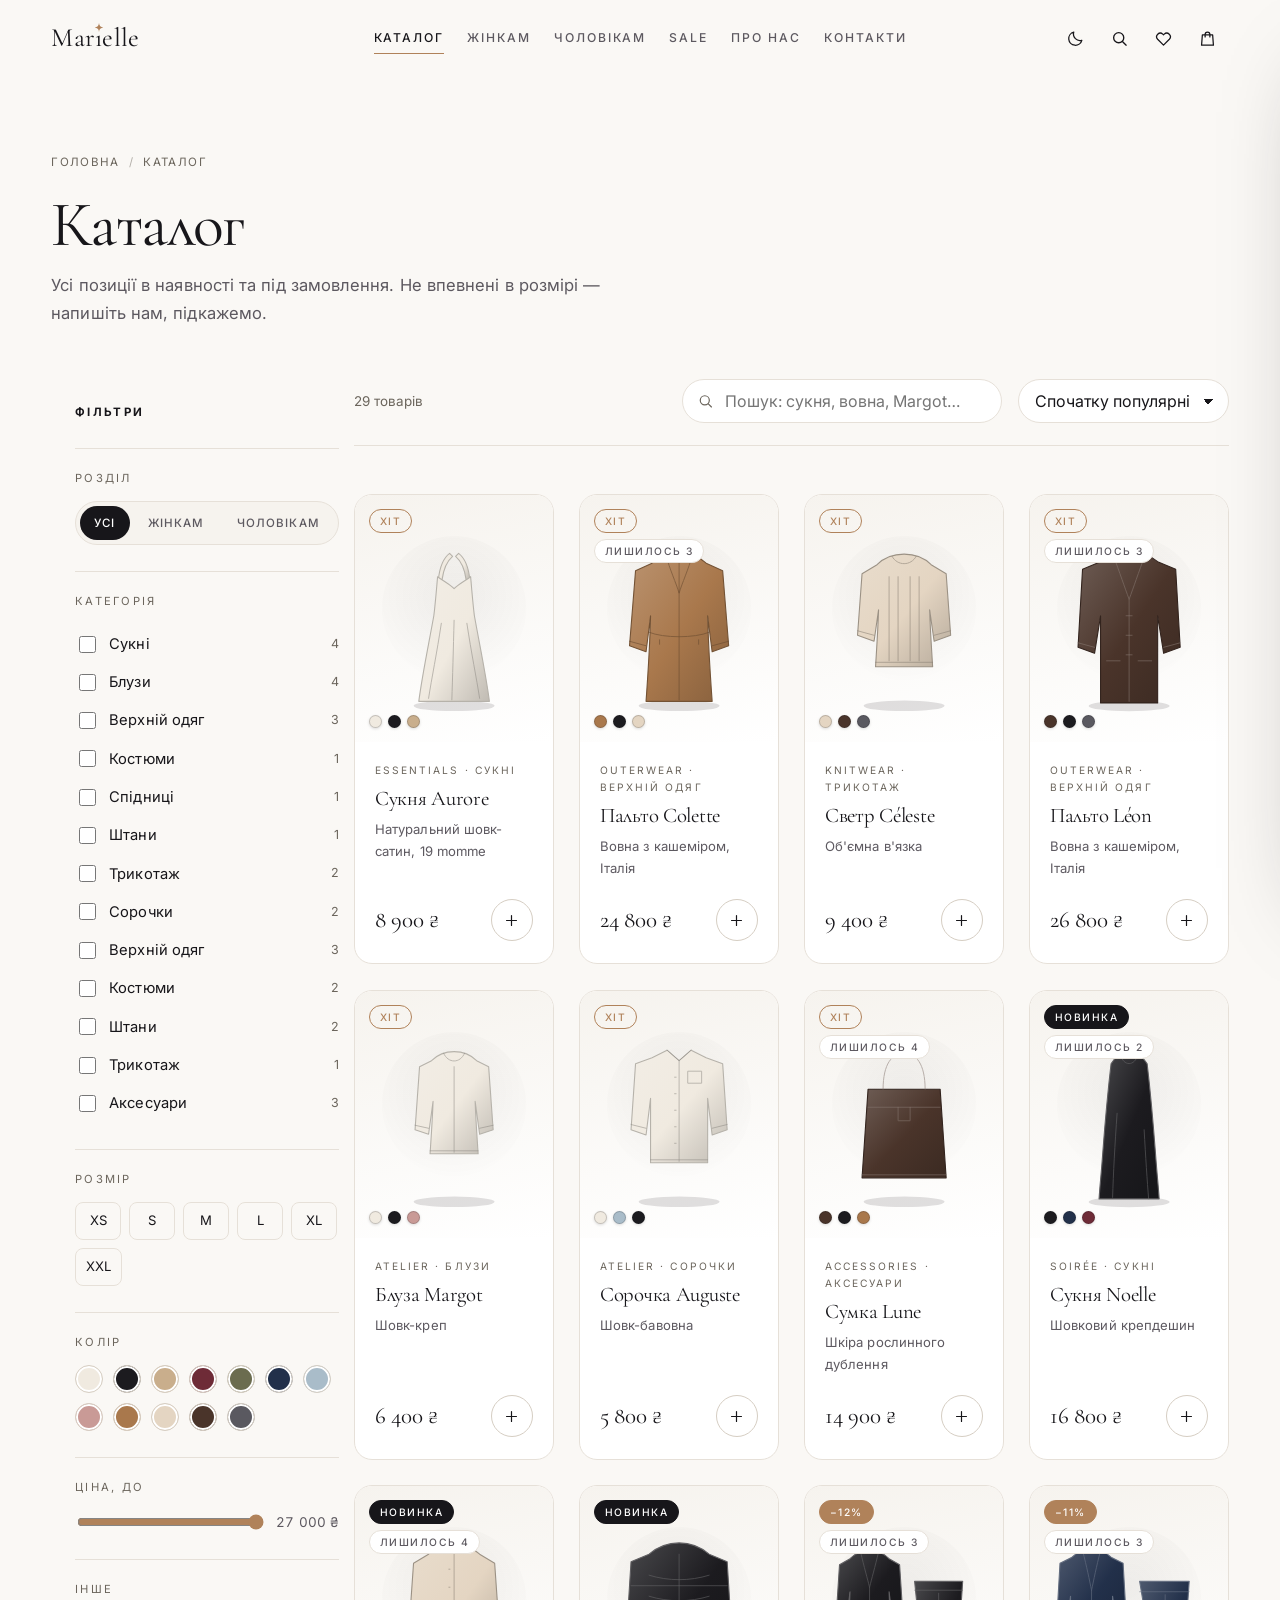
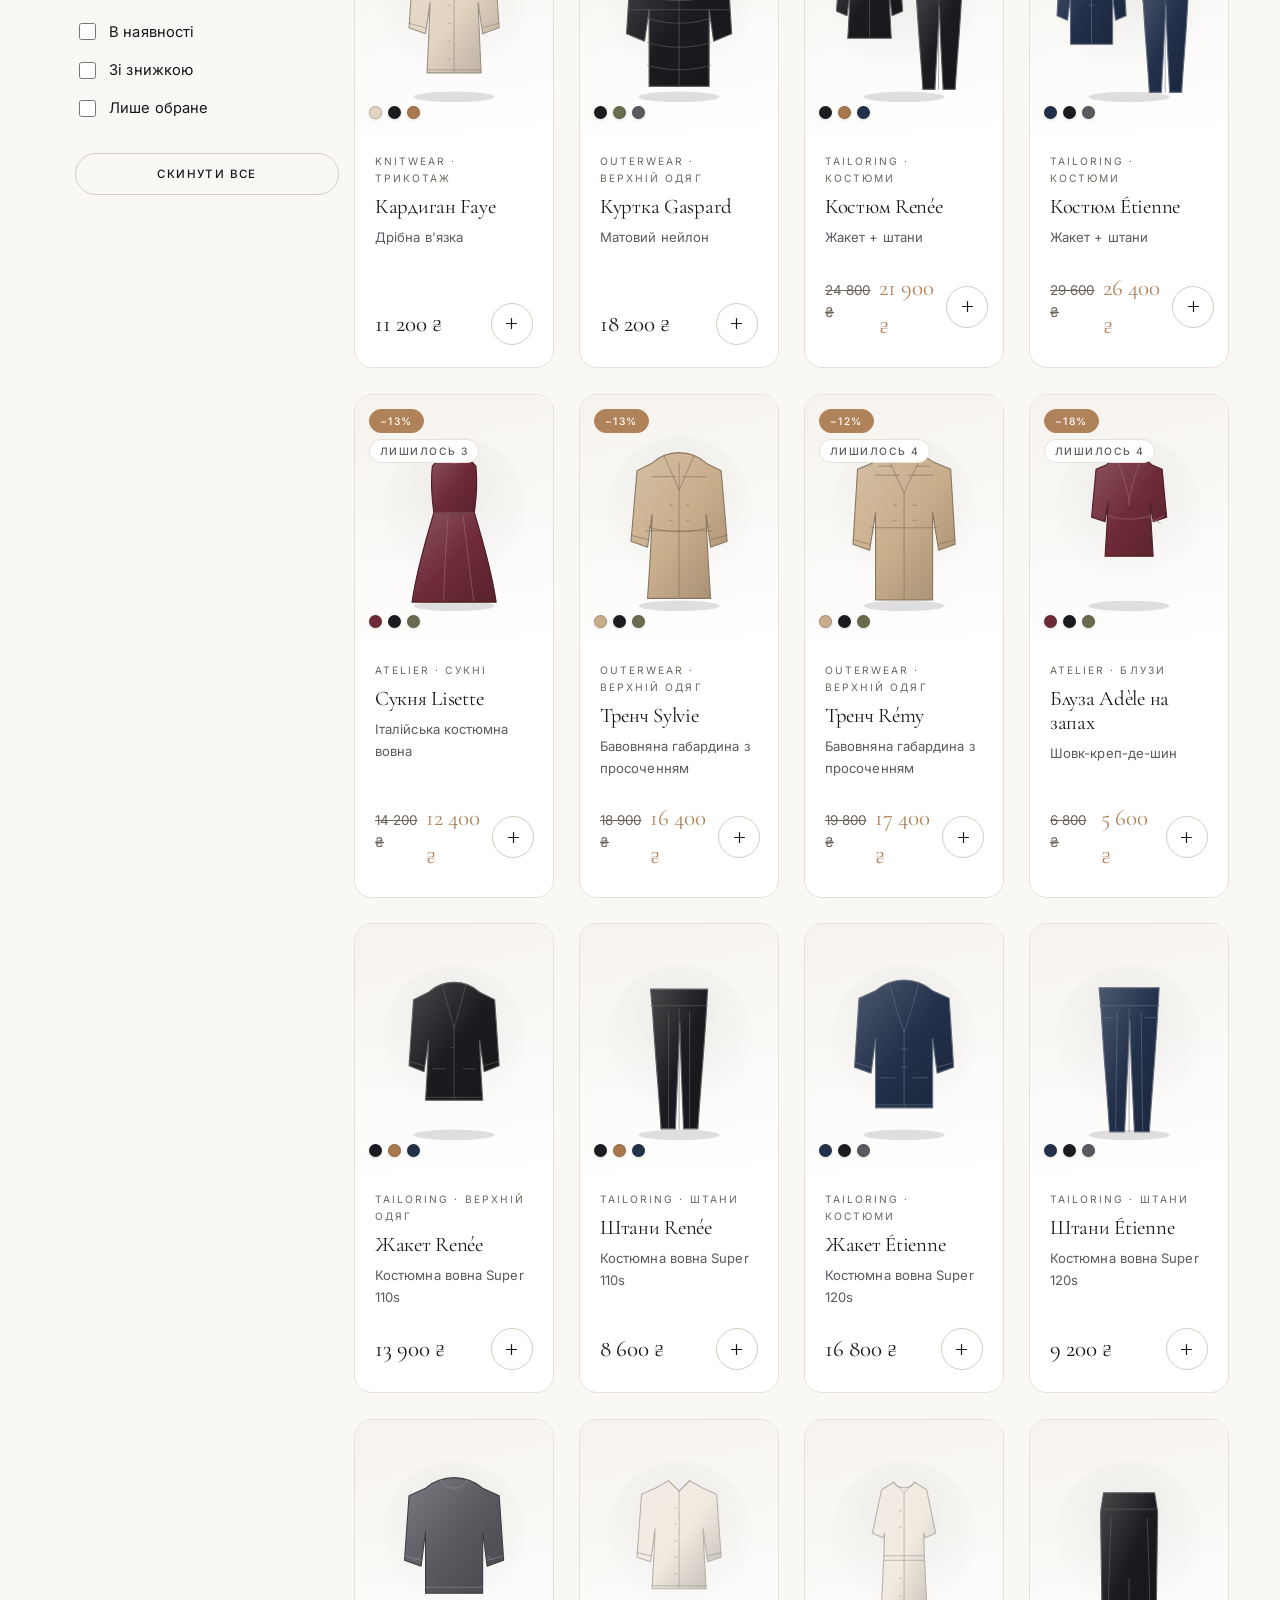
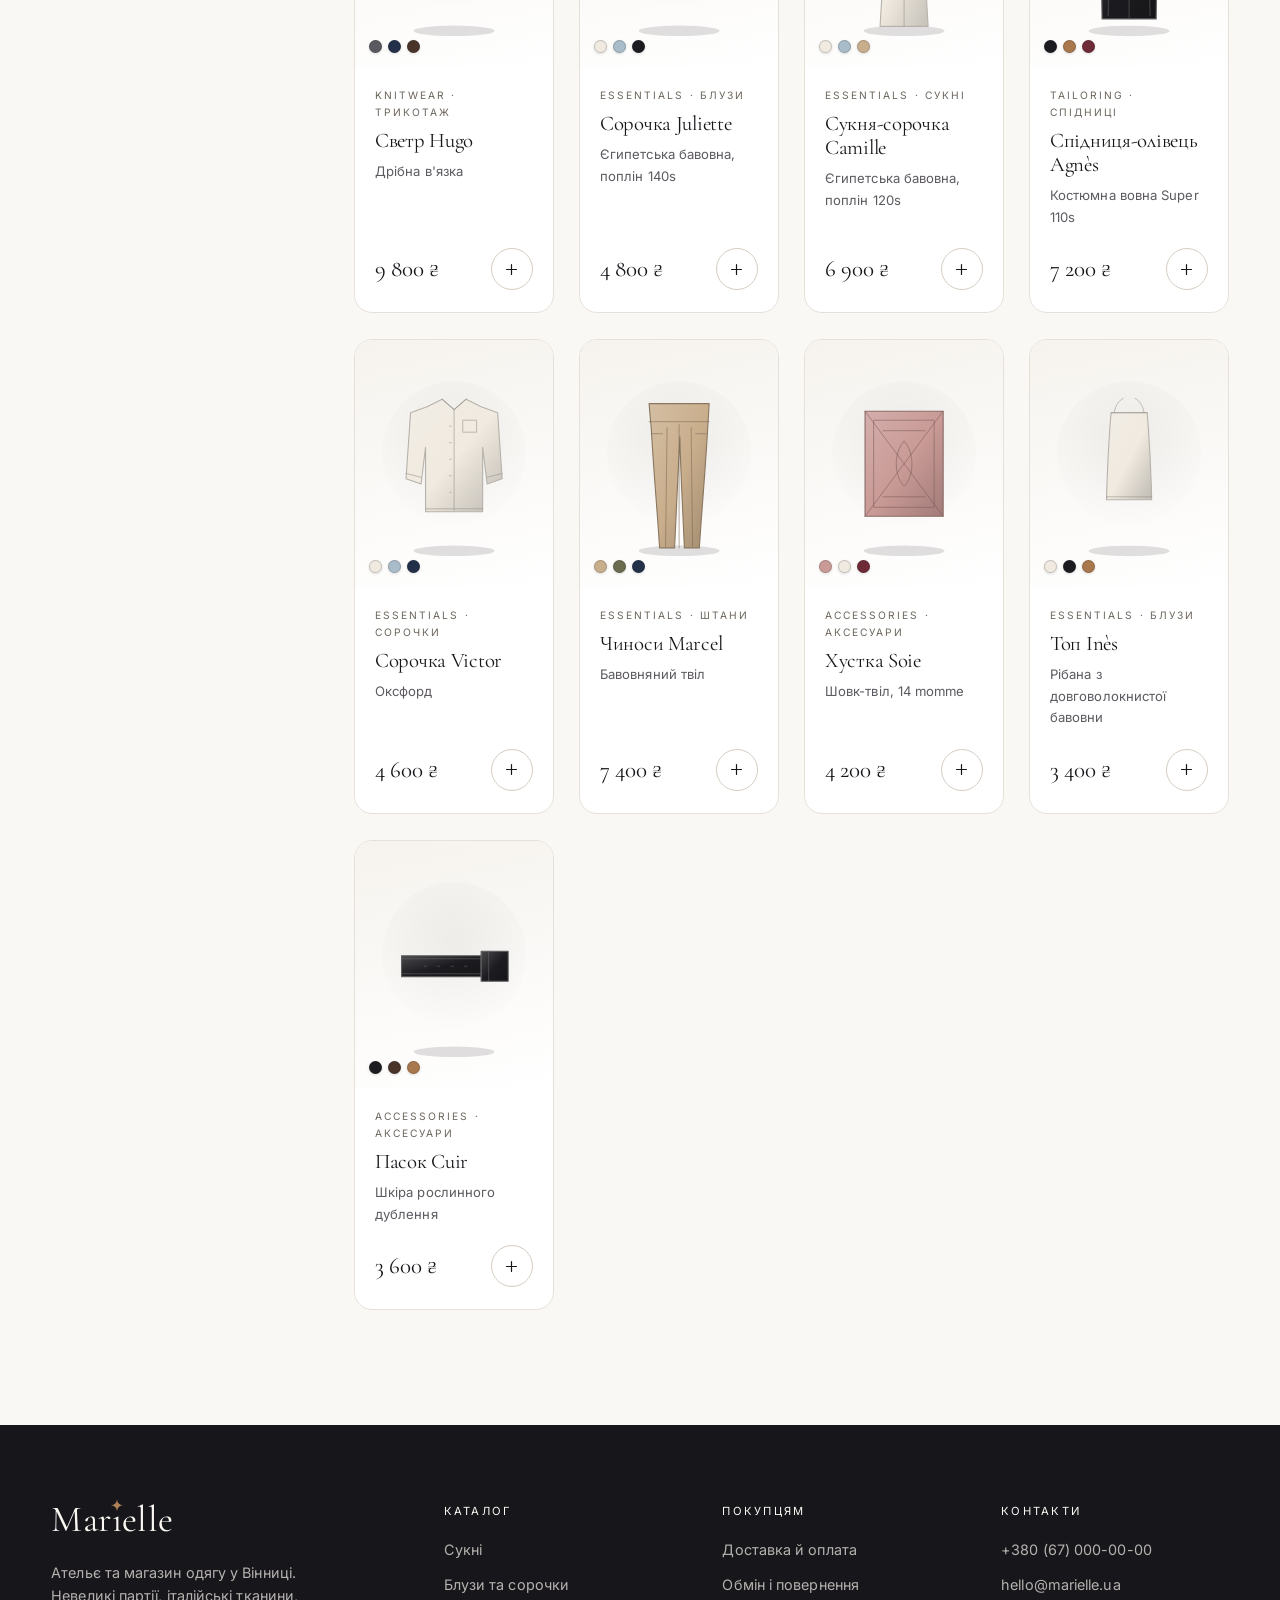
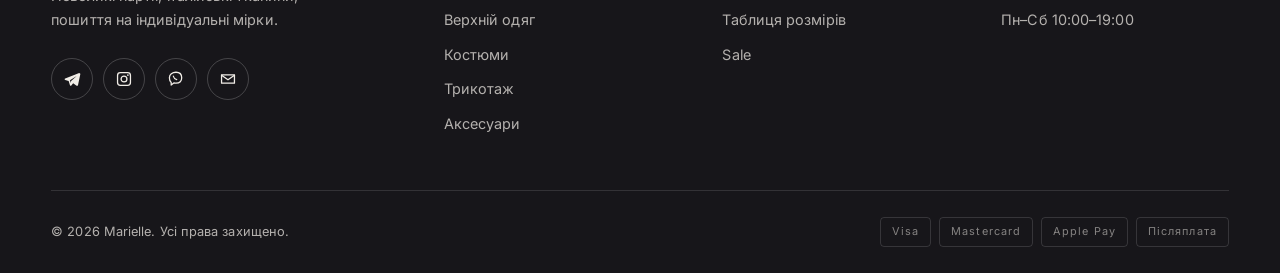
<file: catalog.html>
<!DOCTYPE html>
<html lang="uk" data-theme="light">
<head>
<meta charset="utf-8">
<meta name="viewport" content="width=device-width, initial-scale=1, viewport-fit=cover">
<title>Каталог — Marielle</title>
<meta name="description" content="Каталог Marielle для жінок і чоловіків: сукні, блузи, сорочки, верхній одяг, костюми, спідниці, штани, трикотаж та аксесуари. Фільтри за розділом, розміром, кольором і ціною.">
<meta name="theme-color" content="#FAF8F5">
<link rel="icon" href="favicon.svg" type="image/svg+xml">
<link rel="preconnect" href="https://fonts.googleapis.com">
<link rel="preconnect" href="https://fonts.gstatic.com" crossorigin>
<link href="https://fonts.googleapis.com/css2?family=Cormorant+Garamond:ital,wght@0,300;0,400;0,500;0,600;1,300;1,400&family=Inter:wght@300;400;500;600&display=swap" rel="stylesheet">
<link rel="stylesheet" href="css/style.css">
</head>

<body>
<a class="skip-link" href="#main">Перейти до вмісту</a>

<svg class="hidden" aria-hidden="true" focusable="false"><defs>
  <symbol id="spark" viewBox="0 0 100 100"><path fill="currentColor" d="M50 1 Q53.6 46.4 99 50 Q53.6 53.6 50 99 Q46.4 53.6 1 50 Q46.4 46.4 50 1 Z"/></symbol>
  <symbol id="i-search" viewBox="0 0 24 24"><circle cx="11" cy="11" r="6.4" fill="none" stroke="currentColor" stroke-width="1.7"/><path fill="none" stroke="currentColor" stroke-width="1.7" stroke-linecap="round" d="m16 16 4.4 4.4"/></symbol>
  <symbol id="i-heart-o" viewBox="0 0 24 24"><path fill="none" stroke="currentColor" stroke-width="1.6" stroke-linecap="round" stroke-linejoin="round" d="M12 20.4 4.6 13a4.6 4.6 0 0 1 6.5-6.5l.9.9.9-.9A4.6 4.6 0 0 1 19.4 13Z"/></symbol>
  <symbol id="i-arr" viewBox="0 0 24 24"><path fill="none" stroke="currentColor" stroke-width="1.6" stroke-linecap="round" stroke-linejoin="round" d="M5 12h14m-6-6 6 6-6 6"/></symbol>
  <symbol id="i-filter" viewBox="0 0 24 24"><path fill="none" stroke="currentColor" stroke-width="1.7" stroke-linecap="round" d="M4 7h16M7 12h10M10 17h4"/></symbol>
  <symbol id="i-tg" viewBox="0 0 24 24"><path fill="currentColor" d="M21.6 4.1 2.9 11.3c-.9.35-.9 1.62.02 1.93l4.6 1.53 1.77 5.5c.26.8 1.3.98 1.82.32l2.4-3.05 4.6 3.4c.7.5 1.7.12 1.87-.73l3.1-14.5c.2-.9-.7-1.65-1.5-1.3Zm-3.3 3.8-7.1 6.4c-.25.22-.4.53-.44.86l-.25 2.3-1.2-3.7 9-5.86Z"/></symbol>
  <symbol id="i-ig" viewBox="0 0 24 24"><path fill="none" stroke="currentColor" stroke-width="1.7" d="M7.2 3.4h9.6a3.8 3.8 0 0 1 3.8 3.8v9.6a3.8 3.8 0 0 1-3.8 3.8H7.2a3.8 3.8 0 0 1-3.8-3.8V7.2a3.8 3.8 0 0 1 3.8-3.8Z"/><circle cx="12" cy="12" r="3.9" fill="none" stroke="currentColor" stroke-width="1.7"/><circle cx="17.2" cy="6.9" r="1.1" fill="currentColor"/></symbol>
  <symbol id="i-vb" viewBox="0 0 24 24"><path fill="none" stroke="currentColor" stroke-width="1.7" stroke-linecap="round" stroke-linejoin="round" d="M12 3c4.6 0 7.6 2.8 7.6 7.2 0 4.4-3 7.2-7.6 7.2-.9 0-1.7-.1-2.5-.3L5.6 20v-3.4C4 15.3 3.2 13.3 3.2 10.2 3.2 5.8 7 3 12 3Z"/><path fill="none" stroke="currentColor" stroke-width="1.5" stroke-linecap="round" d="M8.4 8.2c.6 2.6 2 4 4.6 4.6"/></symbol>
  <symbol id="i-ml" viewBox="0 0 24 24"><path fill="none" stroke="currentColor" stroke-width="1.7" stroke-linejoin="round" d="M3.4 6.4h17.2v11.2H3.4Z"/><path fill="none" stroke="currentColor" stroke-width="1.7" stroke-linecap="round" stroke-linejoin="round" d="m3.4 7 8.6 6 8.6-6"/></symbol>
</defs></svg>

<header class="header">
  <div class="wrap header__bar">
    <a class="logo header__logo" href="index.html" aria-label="Marielle — на головну">
      <span>Mar<span class="logo__i">ı<span class="logo__spark"><svg viewBox="0 0 100 100"><use href="#spark"/></svg></span></span>elle</span>
    </a>
    <nav class="nav" aria-label="Головне меню">
      <a class="nav__link" href="catalog.html">Каталог</a>
      <a class="nav__link" href="catalog.html?g=w">Жінкам</a>
      <a class="nav__link" href="catalog.html?g=m">Чоловікам</a>
      <a class="nav__link" href="catalog.html?sale=1">Sale</a>
      <a class="nav__link" href="index.html#about">Про нас</a>
      <a class="nav__link" href="index.html#contacts">Контакти</a>
    </nav>
    <div class="header__tools">
      <button class="icon-btn" type="button" data-theme-toggle aria-label="Змінити тему"></button>
      <a class="icon-btn" href="#search" aria-label="Пошук"><svg><use href="#i-search"/></svg></a>
      <a class="icon-btn" href="catalog.html?fav=1" aria-label="Обране"><svg><use href="#i-heart-o"/></svg><span class="icon-btn__count" data-fav-count>0</span></a>
      <button class="icon-btn" type="button" data-cart-open aria-label="Кошик">
        <svg viewBox="0 0 24 24" fill="none" stroke="currentColor" stroke-width="1.6" stroke-linecap="round" stroke-linejoin="round"><path d="M5.5 7.5h13l1 13h-15Z"/><path d="M9 10V6.8a3 3 0 0 1 6 0V10"/></svg>
        <span class="icon-btn__count" data-cart-count>0</span>
      </button>
      <button class="icon-btn burger" type="button" data-menu-open aria-label="Меню" aria-expanded="false">
        <svg viewBox="0 0 24 24" fill="none" stroke="currentColor" stroke-width="1.7" stroke-linecap="round"><path d="M4 7h16M4 12h16M4 17h16"/></svg>
      </button>
    </div>
  </div>
</header>

<div class="mnav" role="dialog" aria-modal="true" aria-label="Меню">
  <div class="wrap mnav__top">
    <a class="logo" href="index.html"><span>Mar<span class="logo__i">ı<span class="logo__spark"><svg viewBox="0 0 100 100"><use href="#spark"/></svg></span></span>elle</span></a>
    <button class="icon-btn" type="button" data-menu-close aria-label="Закрити меню">
      <svg viewBox="0 0 24 24" fill="none" stroke="currentColor" stroke-width="1.8" stroke-linecap="round"><path d="M6 6l12 12M18 6 6 18"/></svg>
    </button>
  </div>
  <div class="wrap mnav__body">
    <a class="mnav__link" href="catalog.html">Каталог <span>усі товари</span></a>
    <a class="mnav__link" href="catalog.html?g=w">Жінкам <span>сукні, блузи, пальта</span></a>
    <a class="mnav__link" href="catalog.html?g=m">Чоловікам <span>сорочки, костюми</span></a>
    <a class="mnav__link" href="catalog.html?cat=acc">Аксесуари</a>
    <a class="mnav__link" href="catalog.html?sale=1">Sale <span>знижки</span></a>
    <a class="mnav__link" href="index.html#about">Про нас</a>
    <a class="mnav__link" href="index.html#contacts">Контакти</a>
    <div class="mnav__foot">
      <div class="mnav__tools">
        <a class="icon-btn" href="catalog.html#search" aria-label="Пошук"><svg><use href="#i-search"/></svg></a>
        <a class="icon-btn" href="catalog.html?fav=1" aria-label="Обране"><svg><use href="#i-heart-o"/></svg><span class="icon-btn__count" data-fav-count>0</span></a>
        <button class="icon-btn" type="button" data-theme-toggle aria-label="Змінити тему"></button>
      </div>
      <a class="btn btn--block" href="tel:+380670000000">Подзвонити</a>
      <a class="btn btn--ghost btn--block" href="https://t.me/marielle_ua" target="_blank" rel="noopener">Написати в Telegram</a>
    </div>
  </div>
</div>

<main id="main">
  <div class="wrap page-head">
    <nav class="crumbs" aria-label="Навігаційний ланцюжок">
      <a href="index.html">Головна</a><i>/</i><span data-crumb>Каталог</span>
    </nav>
    <h1 data-title>Каталог</h1>
    <p class="lead" data-subtitle style="max-width:56ch">Усі позиції в наявності та під замовлення. Не впевнені в розмірі — напишіть нам, підкажемо.</p>
  </div>

  <div class="wrap shop">
    <!-- ---------- ФІЛЬТРИ ---------- -->
    <aside class="filters" aria-label="Фільтри">
      <div style="display:flex;align-items:center;justify-content:space-between">
        <strong style="font-size:.72rem;letter-spacing:.2em;text-transform:uppercase">Фільтри</strong>
        <button class="icon-btn filters__close hidden" type="button" data-filters-close aria-label="Закрити фільтри">
          <svg viewBox="0 0 24 24" fill="none" stroke="currentColor" stroke-width="1.8" stroke-linecap="round"><path d="M6 6l12 12M18 6 6 18"/></svg>
        </button>
      </div>

      <div class="fgroup">
        <div class="fgroup__h">Розділ</div>
        <div data-f-genders></div>
      </div>

      <div class="fgroup">
        <div class="fgroup__h">Категорія</div>
        <div data-f-cats></div>
      </div>

      <div class="fgroup">
        <div class="fgroup__h">Розмір</div>
        <div class="fsize" data-f-sizes></div>
      </div>

      <div class="fgroup">
        <div class="fgroup__h">Колір</div>
        <div class="fcol" data-f-colors></div>
      </div>

      <div class="fgroup">
        <div class="fgroup__h">Ціна, до</div>
        <div class="frange">
          <input type="range" data-f-price aria-label="Максимальна ціна">
          <span class="frange__v" data-f-price-v></span>
        </div>
      </div>

      <div class="fgroup">
        <div class="fgroup__h">Інше</div>
        <label class="fopt"><input type="checkbox" data-f-instock> В наявності</label>
        <label class="fopt"><input type="checkbox" data-f-sale> Зі знижкою</label>
        <label class="fopt"><input type="checkbox" data-f-fav> Лише обране</label>
      </div>

      <button class="btn btn--ghost btn--block btn--sm" type="button" data-f-reset>Скинути все</button>

      <!-- видно лише коли фільтри відкриті панеллю (планшет, телефон) -->
      <button class="btn btn--block filters__apply hidden" type="button" data-filters-apply>Показати</button>
    </aside>

    <!-- ---------- РЕЗУЛЬТАТИ ---------- -->
    <div>
      <div class="shop__bar" id="search">
        <span class="shop__count" data-count role="status" aria-live="polite"></span>
        <button class="btn btn--ghost btn--sm fbtn" type="button" data-filters-open>
          <svg style="width:16px;height:16px"><use href="#i-filter"/></svg> Фільтри
        </button>
        <div class="search">
          <svg><use href="#i-search"/></svg>
          <input type="search" data-q placeholder="Пошук: сукня, вовна, Margot…" aria-label="Пошук по каталогу">
        </div>
        <select class="sort" data-sort aria-label="Сортування">
          <option value="pop">Спочатку популярні</option>
          <option value="new">Спочатку новинки</option>
          <option value="cheap">Дешевші спочатку</option>
          <option value="rich">Дорожчі спочатку</option>
          <option value="rate">За оцінкою</option>
        </select>
      </div>

      <div class="chips" data-chips></div>
      <div class="grid" data-results></div>
    </div>
  </div>
</main>

<footer class="foot">
  <div class="wrap">
    <div class="foot__top">
      <div>
        <a class="logo foot__logo" href="index.html"><span>Mar<span class="logo__i">ı<span class="logo__spark"><svg viewBox="0 0 100 100"><use href="#spark"/></svg></span></span>elle</span></a>
        <p class="foot__about">Ательє та магазин одягу у Вінниці. Невеликі партії, італійські тканини, пошиття на індивідуальні мірки.</p>
        <div class="foot__soc">
          <a href="https://t.me/marielle_ua" target="_blank" rel="noopener" aria-label="Telegram"><svg><use href="#i-tg"/></svg></a>
          <a href="https://instagram.com/marielle.ua" target="_blank" rel="noopener" aria-label="Instagram"><svg><use href="#i-ig"/></svg></a>
          <a href="viber://chat?number=%2B380670000000" aria-label="Viber"><svg><use href="#i-vb"/></svg></a>
          <a href="mailto:hello@marielle.ua" aria-label="E-mail"><svg><use href="#i-ml"/></svg></a>
        </div>
      </div>
      <div>
        <div class="foot__h">Каталог</div>
        <div class="foot__l">
          <a href="catalog.html?cat=dress">Сукні</a>
          <a href="catalog.html?cat=blouse">Блузи та сорочки</a>
          <a href="catalog.html?cat=outer">Верхній одяг</a>
          <a href="catalog.html?cat=suit">Костюми</a>
          <a href="catalog.html?cat=knit">Трикотаж</a>
          <a href="catalog.html?cat=acc">Аксесуари</a>
        </div>
      </div>
      <div>
        <div class="foot__h">Покупцям</div>
        <div class="foot__l">
          <a href="index.html#faq">Доставка й оплата</a>
          <a href="index.html#faq">Обмін і повернення</a>
          <a href="index.html#faq">Таблиця розмірів</a>
          <a href="catalog.html?sale=1">Sale</a>
        </div>
      </div>
      <div>
        <div class="foot__h">Контакти</div>
        <div class="foot__l">
          <a href="tel:+380670000000">+380 (67) 000-00-00</a>
          <a href="mailto:hello@marielle.ua">hello@marielle.ua</a>
          <span>Пн–Сб 10:00–19:00</span>
        </div>
      </div>
    </div>
    <div class="foot__bot">
      <span>© <span data-year>2026</span> Marielle. Усі права захищено.</span>
      <div class="foot__pay"><span>Visa</span><span>Mastercard</span><span>Apple Pay</span><span>Післяплата</span></div>
    </div>
  </div>
</footer>

<div class="overlay"></div>
<aside class="drawer" role="dialog" aria-modal="true" aria-label="Кошик" aria-hidden="true">
  <div class="drawer__top">
    <h3>Кошик</h3>
    <button class="icon-btn" type="button" data-cart-close aria-label="Закрити кошик">
      <svg viewBox="0 0 24 24" fill="none" stroke="currentColor" stroke-width="1.8" stroke-linecap="round"><path d="M6 6l12 12M18 6 6 18"/></svg>
    </button>
  </div>
  <div class="drawer__body" data-cart-body></div>
  <div class="drawer__foot">
    <div class="drawer__row"><span>Разом</span><b data-cart-total>0 ₴</b></div>
    <div class="drawer__ship" data-cart-ship></div>
    <button class="btn btn--block" type="button" data-cart-order disabled>Оформити замовлення</button>
    <p class="drawer__note" data-cart-hint>Замовлення відкриється у вікні «Поділитися» — оберіть Telegram або Viber, текст уже буде всередині.</p>
    <div class="drawer__sent" data-cart-sent hidden>
      <p>Замовлення підготовлено. Ми відповімо протягом робочого дня.</p>
      <button class="btn btn--ghost btn--sm btn--block" type="button" data-cart-clear>Очистити кошик</button>
    </div>
  </div>
</aside>

<script src="js/data.js"></script>
<script src="js/art.js"></script>
<script src="js/check.js"></script>
<script src="js/app.js"></script>
<script src="js/catalog.js"></script>
</body>
</html>
</file>
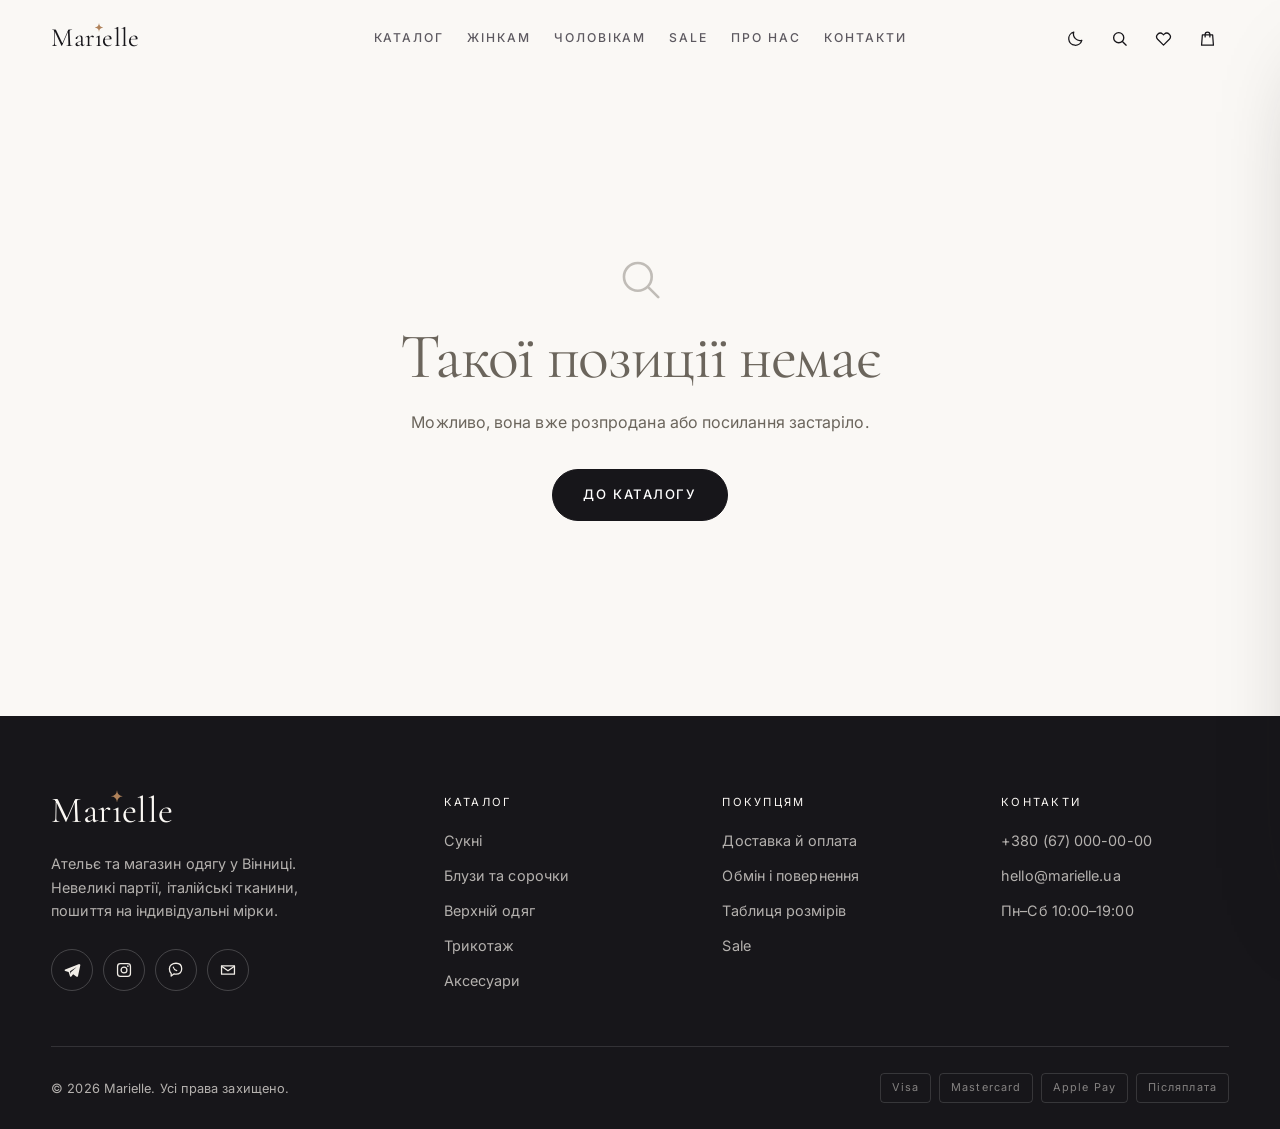
<file: product.html>
<!DOCTYPE html>
<html lang="uk" data-theme="light">
<head>
<meta charset="utf-8">
<meta name="viewport" content="width=device-width, initial-scale=1, viewport-fit=cover">
<title>Товар — Marielle</title>
<meta name="description" content="Сторінка товару Marielle: склад тканини, розміри, кольори, таблиця мірок, доставка й повернення.">
<meta name="theme-color" content="#FAF8F5">
<link rel="icon" href="favicon.svg" type="image/svg+xml">
<link rel="preconnect" href="https://fonts.googleapis.com">
<link rel="preconnect" href="https://fonts.gstatic.com" crossorigin>
<link href="https://fonts.googleapis.com/css2?family=Cormorant+Garamond:ital,wght@0,300;0,400;0,500;0,600;1,300;1,400&family=Inter:wght@300;400;500;600&display=swap" rel="stylesheet">
<link rel="stylesheet" href="css/style.css">
</head>

<body>
<a class="skip-link" href="#main">Перейти до вмісту</a>

<svg class="hidden" aria-hidden="true" focusable="false"><defs>
  <symbol id="spark" viewBox="0 0 100 100"><path fill="currentColor" d="M50 1 Q53.6 46.4 99 50 Q53.6 53.6 50 99 Q46.4 53.6 1 50 Q46.4 46.4 50 1 Z"/></symbol>
  <symbol id="i-search" viewBox="0 0 24 24"><circle cx="11" cy="11" r="6.4" fill="none" stroke="currentColor" stroke-width="1.7"/><path fill="none" stroke="currentColor" stroke-width="1.7" stroke-linecap="round" d="m16 16 4.4 4.4"/></symbol>
  <symbol id="i-heart-o" viewBox="0 0 24 24"><path fill="none" stroke="currentColor" stroke-width="1.6" stroke-linecap="round" stroke-linejoin="round" d="M12 20.4 4.6 13a4.6 4.6 0 0 1 6.5-6.5l.9.9.9-.9A4.6 4.6 0 0 1 19.4 13Z"/></symbol>
  <symbol id="i-arr" viewBox="0 0 24 24"><path fill="none" stroke="currentColor" stroke-width="1.6" stroke-linecap="round" stroke-linejoin="round" d="M5 12h14m-6-6 6 6-6 6"/></symbol>
  <symbol id="i-truck" viewBox="0 0 24 24"><path fill="none" stroke="currentColor" stroke-width="1.6" stroke-linejoin="round" d="M2.6 5.8h10.6v9.6H2.6Zm10.6 3.2h3.9l2.9 3v3.4h-6.8Z"/><circle cx="7" cy="18" r="1.8" fill="none" stroke="currentColor" stroke-width="1.6"/><circle cx="16.8" cy="18" r="1.8" fill="none" stroke="currentColor" stroke-width="1.6"/></symbol>
  <symbol id="i-back" viewBox="0 0 24 24"><path fill="none" stroke="currentColor" stroke-width="1.7" stroke-linecap="round" stroke-linejoin="round" d="M3.6 8.4h11.2a5 5 0 0 1 0 10H8.4"/><path fill="none" stroke="currentColor" stroke-width="1.7" stroke-linecap="round" stroke-linejoin="round" d="m7 4.6-3.4 3.8L7 12"/></symbol>
  <symbol id="i-shield" viewBox="0 0 24 24"><path fill="none" stroke="currentColor" stroke-width="1.7" stroke-linejoin="round" d="M12 3 4.6 6v5.4c0 4.4 3 8 7.4 9.6 4.4-1.6 7.4-5.2 7.4-9.6V6Z"/><path fill="none" stroke="currentColor" stroke-width="1.7" stroke-linecap="round" stroke-linejoin="round" d="m8.8 11.8 2.2 2.2 4.2-4.4"/></symbol>
  <symbol id="i-tg" viewBox="0 0 24 24"><path fill="currentColor" d="M21.6 4.1 2.9 11.3c-.9.35-.9 1.62.02 1.93l4.6 1.53 1.77 5.5c.26.8 1.3.98 1.82.32l2.4-3.05 4.6 3.4c.7.5 1.7.12 1.87-.73l3.1-14.5c.2-.9-.7-1.65-1.5-1.3Zm-3.3 3.8-7.1 6.4c-.25.22-.4.53-.44.86l-.25 2.3-1.2-3.7 9-5.86Z"/></symbol>
  <symbol id="i-ig" viewBox="0 0 24 24"><path fill="none" stroke="currentColor" stroke-width="1.7" d="M7.2 3.4h9.6a3.8 3.8 0 0 1 3.8 3.8v9.6a3.8 3.8 0 0 1-3.8 3.8H7.2a3.8 3.8 0 0 1-3.8-3.8V7.2a3.8 3.8 0 0 1 3.8-3.8Z"/><circle cx="12" cy="12" r="3.9" fill="none" stroke="currentColor" stroke-width="1.7"/><circle cx="17.2" cy="6.9" r="1.1" fill="currentColor"/></symbol>
  <symbol id="i-vb" viewBox="0 0 24 24"><path fill="none" stroke="currentColor" stroke-width="1.7" stroke-linecap="round" stroke-linejoin="round" d="M12 3c4.6 0 7.6 2.8 7.6 7.2 0 4.4-3 7.2-7.6 7.2-.9 0-1.7-.1-2.5-.3L5.6 20v-3.4C4 15.3 3.2 13.3 3.2 10.2 3.2 5.8 7 3 12 3Z"/><path fill="none" stroke="currentColor" stroke-width="1.5" stroke-linecap="round" d="M8.4 8.2c.6 2.6 2 4 4.6 4.6"/></symbol>
  <symbol id="i-ml" viewBox="0 0 24 24"><path fill="none" stroke="currentColor" stroke-width="1.7" stroke-linejoin="round" d="M3.4 6.4h17.2v11.2H3.4Z"/><path fill="none" stroke="currentColor" stroke-width="1.7" stroke-linecap="round" stroke-linejoin="round" d="m3.4 7 8.6 6 8.6-6"/></symbol>
</defs></svg>

<header class="header">
  <div class="wrap header__bar">
    <a class="logo header__logo" href="index.html" aria-label="Marielle — на головну">
      <span>Mar<span class="logo__i">ı<span class="logo__spark"><svg viewBox="0 0 100 100"><use href="#spark"/></svg></span></span>elle</span>
    </a>
    <nav class="nav" aria-label="Головне меню">
      <a class="nav__link" href="catalog.html">Каталог</a>
      <a class="nav__link" href="catalog.html?g=w">Жінкам</a>
      <a class="nav__link" href="catalog.html?g=m">Чоловікам</a>
      <a class="nav__link" href="catalog.html?sale=1">Sale</a>
      <a class="nav__link" href="index.html#about">Про нас</a>
      <a class="nav__link" href="index.html#contacts">Контакти</a>
    </nav>
    <div class="header__tools">
      <button class="icon-btn" type="button" data-theme-toggle aria-label="Змінити тему"></button>
      <a class="icon-btn" href="catalog.html#search" aria-label="Пошук"><svg><use href="#i-search"/></svg></a>
      <a class="icon-btn" href="catalog.html?fav=1" aria-label="Обране"><svg><use href="#i-heart-o"/></svg><span class="icon-btn__count" data-fav-count>0</span></a>
      <button class="icon-btn" type="button" data-cart-open aria-label="Кошик">
        <svg viewBox="0 0 24 24" fill="none" stroke="currentColor" stroke-width="1.6" stroke-linecap="round" stroke-linejoin="round"><path d="M5.5 7.5h13l1 13h-15Z"/><path d="M9 10V6.8a3 3 0 0 1 6 0V10"/></svg>
        <span class="icon-btn__count" data-cart-count>0</span>
      </button>
      <button class="icon-btn burger" type="button" data-menu-open aria-label="Меню" aria-expanded="false">
        <svg viewBox="0 0 24 24" fill="none" stroke="currentColor" stroke-width="1.7" stroke-linecap="round"><path d="M4 7h16M4 12h16M4 17h16"/></svg>
      </button>
    </div>
  </div>
</header>

<div class="mnav" role="dialog" aria-modal="true" aria-label="Меню">
  <div class="wrap mnav__top">
    <a class="logo" href="index.html"><span>Mar<span class="logo__i">ı<span class="logo__spark"><svg viewBox="0 0 100 100"><use href="#spark"/></svg></span></span>elle</span></a>
    <button class="icon-btn" type="button" data-menu-close aria-label="Закрити меню">
      <svg viewBox="0 0 24 24" fill="none" stroke="currentColor" stroke-width="1.8" stroke-linecap="round"><path d="M6 6l12 12M18 6 6 18"/></svg>
    </button>
  </div>
  <div class="wrap mnav__body">
    <a class="mnav__link" href="catalog.html">Каталог <span>усі товари</span></a>
    <a class="mnav__link" href="catalog.html?g=w">Жінкам <span>сукні, блузи, пальта</span></a>
    <a class="mnav__link" href="catalog.html?g=m">Чоловікам <span>сорочки, костюми</span></a>
    <a class="mnav__link" href="catalog.html?cat=acc">Аксесуари</a>
    <a class="mnav__link" href="catalog.html?sale=1">Sale</a>
    <a class="mnav__link" href="index.html#contacts">Контакти</a>
    <div class="mnav__foot">
      <div class="mnav__tools">
        <a class="icon-btn" href="catalog.html#search" aria-label="Пошук"><svg><use href="#i-search"/></svg></a>
        <a class="icon-btn" href="catalog.html?fav=1" aria-label="Обране"><svg><use href="#i-heart-o"/></svg><span class="icon-btn__count" data-fav-count>0</span></a>
        <button class="icon-btn" type="button" data-theme-toggle aria-label="Змінити тему"></button>
      </div>
      <a class="btn btn--block" href="tel:+380670000000">Подзвонити</a>
      <a class="btn btn--ghost btn--block" href="https://t.me/marielle_ua" target="_blank" rel="noopener">Написати в Telegram</a>
    </div>
  </div>
</div>

<main id="main">
  <div class="wrap page-head" style="padding-bottom:0">
    <nav class="crumbs" aria-label="Навігаційний ланцюжок" data-crumbs></nav>
  </div>

  <div class="wrap pdp" data-pdp>
    <p class="lead" style="grid-column:1/-1">Завантаження…</p>
  </div>

  <section class="sec sec--tint" data-related-sec hidden>
    <div class="wrap">
      <div class="sec-head">
        <div class="sec-head__t">
          <span class="eyebrow">Схоже</span>
          <h2>З цим часто беруть</h2>
        </div>
        <a class="link-u" href="catalog.html">Увесь каталог <svg><use href="#i-arr"/></svg></a>
      </div>
      <div class="grid" data-related></div>
    </div>
  </section>
</main>

<footer class="foot">
  <div class="wrap">
    <div class="foot__top">
      <div>
        <a class="logo foot__logo" href="index.html"><span>Mar<span class="logo__i">ı<span class="logo__spark"><svg viewBox="0 0 100 100"><use href="#spark"/></svg></span></span>elle</span></a>
        <p class="foot__about">Ательє та магазин одягу у Вінниці. Невеликі партії, італійські тканини, пошиття на індивідуальні мірки.</p>
        <div class="foot__soc">
          <a href="https://t.me/marielle_ua" target="_blank" rel="noopener" aria-label="Telegram"><svg><use href="#i-tg"/></svg></a>
          <a href="https://instagram.com/marielle.ua" target="_blank" rel="noopener" aria-label="Instagram"><svg><use href="#i-ig"/></svg></a>
          <a href="viber://chat?number=%2B380670000000" aria-label="Viber"><svg><use href="#i-vb"/></svg></a>
          <a href="mailto:hello@marielle.ua" aria-label="E-mail"><svg><use href="#i-ml"/></svg></a>
        </div>
      </div>
      <div>
        <div class="foot__h">Каталог</div>
        <div class="foot__l">
          <a href="catalog.html?cat=dress">Сукні</a>
          <a href="catalog.html?cat=blouse">Блузи та сорочки</a>
          <a href="catalog.html?cat=outer">Верхній одяг</a>
          <a href="catalog.html?cat=knit">Трикотаж</a>
          <a href="catalog.html?cat=acc">Аксесуари</a>
        </div>
      </div>
      <div>
        <div class="foot__h">Покупцям</div>
        <div class="foot__l">
          <a href="index.html#faq">Доставка й оплата</a>
          <a href="index.html#faq">Обмін і повернення</a>
          <a href="index.html#faq">Таблиця розмірів</a>
          <a href="catalog.html?sale=1">Sale</a>
        </div>
      </div>
      <div>
        <div class="foot__h">Контакти</div>
        <div class="foot__l">
          <a href="tel:+380670000000">+380 (67) 000-00-00</a>
          <a href="mailto:hello@marielle.ua">hello@marielle.ua</a>
          <span>Пн–Сб 10:00–19:00</span>
        </div>
      </div>
    </div>
    <div class="foot__bot">
      <span>© <span data-year>2026</span> Marielle. Усі права захищено.</span>
      <div class="foot__pay"><span>Visa</span><span>Mastercard</span><span>Apple Pay</span><span>Післяплата</span></div>
    </div>
  </div>
</footer>

<div class="overlay"></div>
<aside class="drawer" role="dialog" aria-modal="true" aria-label="Кошик" aria-hidden="true">
  <div class="drawer__top">
    <h3>Кошик</h3>
    <button class="icon-btn" type="button" data-cart-close aria-label="Закрити кошик">
      <svg viewBox="0 0 24 24" fill="none" stroke="currentColor" stroke-width="1.8" stroke-linecap="round"><path d="M6 6l12 12M18 6 6 18"/></svg>
    </button>
  </div>
  <div class="drawer__body" data-cart-body></div>
  <div class="drawer__foot">
    <div class="drawer__row"><span>Разом</span><b data-cart-total>0 ₴</b></div>
    <div class="drawer__ship" data-cart-ship></div>
    <button class="btn btn--block" type="button" data-cart-order disabled>Оформити замовлення</button>
    <p class="drawer__note" data-cart-hint>Замовлення відкриється у вікні «Поділитися» — оберіть Telegram або Viber, текст уже буде всередині.</p>
    <div class="drawer__sent" data-cart-sent hidden>
      <p>Замовлення підготовлено. Ми відповімо протягом робочого дня.</p>
      <button class="btn btn--ghost btn--sm btn--block" type="button" data-cart-clear>Очистити кошик</button>
    </div>
  </div>
</aside>

<script src="js/data.js"></script>
<script src="js/art.js"></script>
<script src="js/check.js"></script>
<script src="js/app.js"></script>
<script src="js/product.js"></script>
</body>
</html>
</file>
<file: css/style.css>
/* ============================================================
   MARIELLE — стилі
   Порядок: змінні → база → типографіка → службові → хедер →
   герой → секції → картки → каталог → товар → форма →
   футер → шухляди → адаптив (телефон / планшет / ТВ)
   ============================================================ */

/* ============================================================
   1. ЗМІННІ
   ============================================================ */
:root {
  /* фірмові кольори */
  --ink:        #17161A;
  --ink-soft:   #3A383F;
  --gold:       #B0825A;
  --gold-lt:    #D8B792;
  --gold-dk:    #8F6740;
  --ivory:      #FAF8F5;
  --paper:      #FFFFFF;
  --line:       #E6E0D8;
  /* дрібний розріджений текст (надзаголовки, підписи) мусить лишатись
     читабельним — світліший відтінок давав контраст нижче 4.5:1 */
  --muted:      #6B655C;

  /* семантика (світла тема) */
  --bg:         var(--ivory);
  --bg-2:       #F2EEE8;
  --surface:    var(--paper);
  --surface-2:  #F6F3EE;
  --text:       var(--ink);
  --text-2:     #5D5960;
  --text-3:     var(--muted);
  --border:     var(--line);
  --border-2:   #D6CEC3;
  --accent:     var(--gold);
  --accent-ink: #FFFFFF;
  --shadow-1:   0 1px 2px rgba(23,22,26,.04), 0 8px 24px -12px rgba(23,22,26,.16);
  --shadow-2:   0 2px 6px rgba(23,22,26,.06), 0 28px 60px -28px rgba(23,22,26,.28);
  --shadow-3:   0 40px 90px -40px rgba(23,22,26,.4);

  /* типографіка */
  --ff-display: 'Cormorant Garamond', 'Times New Roman', Georgia, serif;
  --ff-ui:      'Inter', -apple-system, BlinkMacSystemFont, 'Segoe UI', Roboto, sans-serif;

  /* ритм */
  --wrap:       1280px;
  --gut:        clamp(20px, 4vw, 56px);
  --sec:        clamp(72px, 9vw, 148px);
  --r-s:        4px;
  --r-m:        8px;
  --r-l:        18px;
  --r-xl:       28px;

  --t-fast:     .18s cubic-bezier(.4,0,.2,1);
  --t:          .34s cubic-bezier(.22,.61,.36,1);
  --t-slow:     .7s cubic-bezier(.22,.61,.36,1);

  --hdr:        76px;
  color-scheme: light;
}

[data-theme="dark"] {
  --bg:         #0F0E12;
  --bg-2:       #141318;
  --surface:    #17161C;
  --surface-2:  #1D1C23;
  --text:       #EFEBE5;
  --text-2:     #B6B0A8;
  --text-3:     #85807A;
  --border:     #2A2830;
  --border-2:   #383540;
  --accent:     #C79462;
  --accent-ink: #14131A;
  --shadow-1:   0 1px 2px rgba(0,0,0,.5), 0 10px 26px -14px rgba(0,0,0,.8);
  --shadow-2:   0 2px 8px rgba(0,0,0,.5), 0 30px 64px -30px rgba(0,0,0,.9);
  --shadow-3:   0 44px 96px -44px rgba(0,0,0,.95);
  color-scheme: dark;
}

/* ============================================================
   2. БАЗА
   ============================================================ */
*, *::before, *::after { box-sizing: border-box; }

html {
  -webkit-text-size-adjust: 100%;
  scroll-behavior: smooth;
  scroll-padding-top: calc(var(--hdr) + 16px);
}
@media (prefers-reduced-motion: reduce) {
  html { scroll-behavior: auto; }
  *, *::before, *::after {
    animation-duration: .01ms !important;
    animation-iteration-count: 1 !important;
    transition-duration: .01ms !important;
  }
}

body {
  /* сірий прямокутник під пальцем на Android виглядає неохайно */
  -webkit-tap-highlight-color: transparent;
  margin: 0;
  background: var(--bg);
  color: var(--text);
  font: 400 16px/1.65 var(--ff-ui);
  letter-spacing: .005em;
  overflow-x: hidden;
  transition: background var(--t), color var(--t);
  -webkit-font-smoothing: antialiased;
}
body.is-locked { overflow: hidden; }

img, svg, video { max-width: 100%; display: block; }
a { color: inherit; text-decoration: none; }
button, input, select, textarea { font: inherit; color: inherit; }
button { cursor: pointer; background: none; border: 0; padding: 0; }
:focus-visible { outline: 2px solid var(--accent); outline-offset: 3px; border-radius: 2px; }
::selection { background: var(--gold); color: #fff; }
.hidden { display: none !important; }

.skip-link {
  position: fixed; top: -100px; left: 16px; z-index: 999;
  background: var(--ink); color: #fff; padding: 12px 18px; border-radius: var(--r-m);
  transition: top var(--t-fast);
}
.skip-link:focus { top: 16px; }

.wrap { width: 100%; max-width: var(--wrap); margin-inline: auto; padding-inline: var(--gut); }

/* ============================================================
   3. ТИПОГРАФІКА
   ============================================================ */
/* Трекінг мусить стискатися разом із кеглем: на 96 px ті самі
   −0.012 em, що й на 20 px, лишають літери розсипаними. Чим
   більший серіф — тим тісніше він має бути набраний. */
h1, h2, h3, h4 {
  font-family: var(--ff-display);
  font-weight: 400;
  line-height: 1.08;
  margin: 0 0 .4em;
}
h1 { font-size: clamp(3.1rem, 8.4vw, 7.4rem); letter-spacing: -.028em; line-height: 1.02; }
h2 { font-size: clamp(2.3rem, 5vw, 4.1rem);   letter-spacing: -.021em; line-height: 1.06; }
h3 { font-size: clamp(1.4rem, 2.2vw, 1.95rem); letter-spacing: -.014em; }
h4 { font-size: clamp(1.15rem, 1.5vw, 1.35rem); letter-spacing: -.008em; }
/* на вузькому екрані кегль падає — трекінг має відпустити назад */
@media (max-width: 720px) {
  h1 { letter-spacing: -.022em; }
  h2 { letter-spacing: -.016em; }
}
p  { margin: 0 0 1em; }
p:last-child { margin-bottom: 0; }

.serif   { font-family: var(--ff-display); }
.italic  { font-style: italic; }
.accent  { color: var(--accent); }
.lead    { font-size: clamp(1.02rem, 1.3vw, 1.2rem); color: var(--text-2); line-height: 1.7; }

.eyebrow {
  display: inline-flex; align-items: center; gap: 10px;
  font-size: .72rem; font-weight: 500;
  letter-spacing: .28em; text-transform: uppercase;
  color: var(--text-3);
}
.eyebrow::before {
  content: ''; width: 34px; height: 1px; background: var(--accent); flex: none;
}
.eyebrow--plain::before { display: none; }

.sec-head {
  display: flex; align-items: flex-end; justify-content: space-between;
  gap: 32px; flex-wrap: wrap; margin-bottom: clamp(36px, 4vw, 64px);
}
.sec-head__t { max-width: 46ch; }
.sec-head h2 { margin: .28em 0 0; }
.sec-head p  { margin-top: 14px; max-width: 52ch; color: var(--text-2); }

.rule { height: 1px; background: var(--border); border: 0; margin: 0; }

/* ============================================================
   4. КНОПКИ, ЗНАЧКИ
   ============================================================ */
.btn {
  --bg-b: var(--ink); --fg-b: #fff; --bd-b: var(--ink);
  position: relative; display: inline-flex; align-items: center; justify-content: center;
  gap: 10px; min-height: 52px; padding: 0 30px;
  background: var(--bg-b); color: var(--fg-b);
  border: 1px solid var(--bd-b); border-radius: 999px;
  font-size: .82rem; font-weight: 500; letter-spacing: .12em; text-transform: uppercase;
  white-space: nowrap; overflow: hidden; isolation: isolate;
  transition: color var(--t-fast), border-color var(--t-fast), transform var(--t-fast), box-shadow var(--t);
}
.btn::after {
  content: ''; position: absolute; inset: 0; z-index: -1;
  background: var(--accent);
  transform: translateY(101%); transition: transform var(--t);
}
.btn:hover::after { transform: translateY(0); }
.btn:hover { color: #fff; border-color: var(--accent); box-shadow: var(--shadow-2); }
.btn:active { transform: translateY(1px); }
.btn[disabled] { opacity: .4; pointer-events: none; }

.btn--gold  { --bg-b: var(--accent); --fg-b: #fff; --bd-b: var(--accent); }
.btn--gold::after { background: var(--ink); }
.btn--ghost { --bg-b: transparent; --fg-b: var(--text); --bd-b: var(--border-2); }
.btn--light { --bg-b: #fff; --fg-b: var(--ink); --bd-b: #fff; }
.btn--sm    { min-height: 42px; padding: 0 20px; font-size: .72rem; }
.btn--lg    { min-height: 60px; padding: 0 40px; }
.btn--block { display: flex; width: 100%; }

.link-u {
  display: inline-flex; align-items: center; gap: 9px;
  font-size: .78rem; font-weight: 500; letter-spacing: .16em; text-transform: uppercase;
  padding-bottom: 4px; border-bottom: 1px solid var(--border-2);
  transition: color var(--t-fast), border-color var(--t-fast), gap var(--t-fast);
}
.link-u:hover { color: var(--accent); border-color: var(--accent); gap: 14px; }
.link-u svg { width: 16px; height: 16px; }

.badge {
  display: inline-flex; align-items: center; height: 24px; padding: 0 10px;
  background: var(--surface); color: var(--text-2);
  border: 1px solid var(--border); border-radius: 999px;
  font-size: .64rem; font-weight: 500; letter-spacing: .14em; text-transform: uppercase;
}
.badge--new  { background: var(--ink); color: #fff; border-color: var(--ink); }
.badge--sale { background: var(--accent); color: #fff; border-color: var(--accent); }
.badge--hit  { background: transparent; color: var(--accent); border-color: var(--accent); }
.badge--out  { background: var(--surface-2); color: var(--text-3); }

.icon-btn {
  position: relative; display: inline-grid; place-items: center;
  width: 42px; height: 42px; border-radius: 999px;
  color: var(--text); border: 1px solid transparent;
  transition: background var(--t-fast), border-color var(--t-fast), color var(--t-fast);
}
.icon-btn:hover { background: var(--surface-2); border-color: var(--border); color: var(--accent); }
.icon-btn svg { width: 19px; height: 19px; }
.icon-btn__count {
  position: absolute; top: 2px; right: 2px;
  min-width: 17px; height: 17px; padding: 0 4px;
  display: grid; place-items: center;
  background: var(--accent); color: #fff;
  border-radius: 999px; font-size: .62rem; font-weight: 600; line-height: 1;
  opacity: 0; transform: scale(.4); transition: opacity var(--t-fast), transform var(--t);
}
.icon-btn__count.is-on { opacity: 1; transform: scale(1); }

/* ============================================================
   5. ЛОГОТИП
   ============================================================ */
.logo {
  display: inline-flex; align-items: baseline;
  font-family: var(--ff-display); font-weight: 400;
  font-size: 2rem; line-height: 1; letter-spacing: .012em;
  color: var(--text); white-space: nowrap;
}
.logo__i { position: relative; display: inline-block; }
/* «іскра» замість крапки над i */
.logo__spark {
  position: absolute; left: 50%; bottom: .74em;
  width: .34em; height: .34em; transform: translateX(-50%);
  color: var(--accent); pointer-events: none;
}
.logo__spark svg { width: 100%; height: 100%; display: block; }
.logo:hover .logo__spark { animation: twinkle 1.1s ease-in-out; }
@keyframes twinkle {
  0%, 100% { transform: translateX(-50%) scale(1) rotate(0); }
  45%      { transform: translateX(-50%) scale(1.5) rotate(90deg); }
}
.logo__sub {
  display: block; margin-top: .55em;
  font-family: var(--ff-ui); font-size: .58rem; font-weight: 400;
  letter-spacing: .58em; text-indent: .58em; text-transform: uppercase;
  color: var(--text-3);
}
.logo--stack { flex-direction: column; align-items: center; }

/* ============================================================
   6. ХЕДЕР
   ============================================================ */
.header {
  position: fixed; inset: 0 0 auto; z-index: 90;
  background: transparent;
  border-bottom: 1px solid transparent;
  transition: background var(--t), border-color var(--t), backdrop-filter var(--t);
}
.header.is-stuck {
  background: color-mix(in srgb, var(--bg) 86%, transparent);
  backdrop-filter: saturate(1.4) blur(16px);
  -webkit-backdrop-filter: saturate(1.4) blur(16px);
  border-bottom-color: var(--border);
}
.header__bar {
  display: grid; grid-template-columns: 1fr auto 1fr; align-items: center;
  gap: 24px; height: var(--hdr);
}
.header__logo { font-size: 1.65rem; justify-self: start; }
.header__tools { display: flex; align-items: center; gap: 2px; justify-self: end; }

.nav { display: flex; align-items: center; gap: clamp(14px, 1.8vw, 32px); }
.nav__link {
  position: relative; padding: 6px 0;
  font-size: .76rem; font-weight: 500; letter-spacing: .16em; text-transform: uppercase;
  color: var(--text-2); transition: color var(--t-fast);
}
.nav__link::after {
  content: ''; position: absolute; left: 0; right: 100%; bottom: 0;
  height: 1px; background: var(--accent); transition: right var(--t);
}
.nav__link:hover { color: var(--text); }
.nav__link:hover::after, .nav__link.is-active::after { right: 0; }
.nav__link.is-active { color: var(--text); }

.burger { display: none; }

/* мобільне меню */
.mnav {
  position: fixed; inset: 0; z-index: 120;
  background: var(--bg);
  display: flex; flex-direction: column;
  opacity: 0; visibility: hidden; transform: translateY(-14px);
  transition: opacity var(--t), transform var(--t), visibility var(--t);
  overflow-y: auto; overscroll-behavior: contain;
}
.mnav.is-open { opacity: 1; visibility: visible; transform: none; }
.mnav__top { display: flex; align-items: center; justify-content: space-between; height: var(--hdr); }
/* відступи мусять дублювати .wrap — скорочений padding його перекриває */
.mnav__body { padding: 20px var(--gut) 48px; display: flex; flex-direction: column; }
.mnav__link {
  display: flex; align-items: baseline; justify-content: space-between; gap: 16px;
  padding: 20px 0; border-bottom: 1px solid var(--border);
  font-family: var(--ff-display); font-size: 2rem; line-height: 1;
  transition: color var(--t-fast), padding-left var(--t-fast);
}
.mnav__link:hover, .mnav__link:focus-visible { color: var(--accent); padding-left: 10px; }
.mnav__link span {
  font-family: var(--ff-ui); font-size: .68rem; letter-spacing: .18em;
  text-transform: uppercase; color: var(--text-3);
}
.mnav__foot { display: grid; gap: 12px; margin-top: 34px; }

/* ============================================================
   7. ГЕРОЙ
   ============================================================ */
/* Колонка, а не центрування: службовий рядок стоїть у потоці
   під вмістом і фізично не може на нього наїхати навіть на
   низькому екрані. Раніше він був absolute і перекривав кнопки. */
.hero {
  position: relative; min-height: 100svh;
  display: flex; flex-direction: column;
  padding-top: var(--hdr); overflow: hidden;
  background: var(--bg);
}
.hero__canvas {
  position: absolute; inset: 0; width: 100%; height: 100%;
  z-index: 0; opacity: 0; transition: opacity 1.4s ease;
}
.hero__canvas.is-on { opacity: 1; }
.hero__veil {
  position: absolute; inset: 0; z-index: 1; pointer-events: none;
  background:
    radial-gradient(120% 90% at 78% 40%, transparent 30%, var(--bg) 82%),
    linear-gradient(to right, var(--bg) 4%, color-mix(in srgb, var(--bg) 62%, transparent) 40%, transparent 62%);
}
.hero__inner {
  position: relative; z-index: 2;
  flex: 1 1 auto; display: flex; align-items: center;
  padding-block: clamp(48px, 7vh, 110px);
}
.hero__content { max-width: min(680px, 54vw); }
.hero h1 { margin: .22em 0 .3em; text-wrap: balance; }
.hero h1 em { font-style: italic; color: var(--accent); }
.hero__lead { max-width: 46ch; margin-bottom: 40px; }
.hero__cta { display: flex; flex-wrap: wrap; gap: 14px; align-items: center; }

.hero__meta {
  position: relative; z-index: 2; flex: 0 0 auto; margin-bottom: 26px;
  display: flex; align-items: center; justify-content: space-between; gap: 16px 24px;
  flex-wrap: wrap;
  padding-top: 20px; border-top: 1px solid var(--border);
  font-size: .7rem; letter-spacing: .18em; text-transform: uppercase; color: var(--text-3);
}
.hero__scroll { display: inline-flex; align-items: center; gap: 12px; }
.hero__scroll i {
  width: 1px; height: 28px; background: var(--border-2); position: relative; overflow: hidden;
}
.hero__scroll i::after {
  content: ''; position: absolute; inset: 0; background: var(--accent);
  animation: scrolldot 2.1s cubic-bezier(.7,0,.3,1) infinite;
}
@keyframes scrolldot {
  0%   { transform: translateY(-100%); }
  55%  { transform: translateY(0); }
  100% { transform: translateY(100%); }
}

/* ------------------------------------------------------------
   Вішалка в геройському блоці.
   Речі стоять на різній глибині (translateZ), тому при русі
   курсора розходяться з різною швидкістю — це справжня 3D-сцена,
   а не карусель. Нічого не обертається саме по собі.
   ------------------------------------------------------------ */
.hero__stage {
  position: absolute; z-index: 1; right: -4%; top: 50%;
  width: min(56vw, 760px); aspect-ratio: 5 / 4;
  transform: translateY(-50%);
  perspective: 1500px; perspective-origin: 50% 36%;
  pointer-events: none;
}
.hero__rail {
  position: absolute; inset: 0;
  transform-style: preserve-3d;
  transition: transform .9s cubic-bezier(.22,.61,.36,1);
}
/* поперечина, на якій усе висить */
.hero__rail::before {
  content: ''; position: absolute; left: 3%; right: 3%; top: 14%;
  height: 1px; transform: translateZ(-30px);
  background: linear-gradient(90deg, transparent, var(--border-2) 14%, var(--border-2) 86%, transparent);
}
/* --x рахується від центру сцени, тому задається через left:
   у transform відсотки міряються від самого елемента, а не від батька */
.hero__slot {
  position: absolute; top: 14%;
  left: calc(50% + var(--x, 0%));
  width: var(--w, 25%); aspect-ratio: 200/260;
  transform: translate3d(-50%, 0, var(--z, 0));
  transform-style: preserve-3d;
}
/* гачок від поперечини до плеча */
.hero__slot::before {
  content: ''; position: absolute; left: 50%; top: -4%; width: 1px; height: 9%;
  background: var(--border-2);
}
.hero__item {
  width: 100%; height: 100%;
  animation: sway 9s ease-in-out infinite;
  animation-delay: var(--d, 0s);
  transform-origin: 50% 4%;
  filter: drop-shadow(0 26px 40px rgba(23,22,26,.18));
}
/* ледь помітне погойдування, як одяг на плічках */
@keyframes sway {
  0%, 100% { transform: rotate(-.7deg); }
  50%      { transform: rotate(.7deg); }
}
.hero__item .art { width: 100%; height: 100%; }
[data-theme="dark"] .hero__item { filter: drop-shadow(0 26px 40px rgba(0,0,0,.65)); }
/* поперечина й гачки потрібні лише варіанту «вішалка» */
.hero__stage--one .hero__rail::before,
.hero__stage--none .hero__rail::before,
.hero__stage--one .hero__slot::before { display: none; }
.hero__stage--one { perspective-origin: 50% 50%; }
.hero__stage--one .hero__slot { top: 6%; }

/* Варіант верху лишається перемикачем в адресі (?hero=rail|one|none),
   але видимого контролю на сторінці немає — покупцю він ні до чого. */
@media (prefers-reduced-motion: reduce) {
  .hero__item { animation: none; }
  .hero__rail { transition: none; }
}

/* ============================================================
   8. БІЖУЧИЙ РЯДОК
   ============================================================ */
.marquee {
  position: relative; overflow: hidden;
  padding: 22px 0; border-block: 1px solid var(--border);
  background: var(--bg-2);
  -webkit-mask-image: linear-gradient(90deg, transparent, #000 8%, #000 92%, transparent);
          mask-image: linear-gradient(90deg, transparent, #000 8%, #000 92%, transparent);
}
.marquee__row { display: flex; width: max-content; animation: slide 38s linear infinite; }
.marquee:hover .marquee__row { animation-play-state: paused; }
@keyframes slide { to { transform: translateX(-50%); } }
.marquee__i {
  display: inline-flex; align-items: center; gap: 22px; padding-right: 22px;
  font-family: var(--ff-display); font-size: clamp(1.3rem, 2.4vw, 2rem);
  letter-spacing: .02em; color: var(--text-2); white-space: nowrap;
}
.marquee__i i { color: var(--accent); font-style: normal; font-size: .6em; }

/* ============================================================
   8b. ЗРАЗКИ ТКАНИН
   Смуга під героєм замість біжучого рядка: замість руху —
   доказ. Кожен зразок — справжнє переплетення, намальоване
   вектором, тому масштабується без втрати якості.
   ============================================================ */
.fabrics { border-block: 1px solid var(--border); background: var(--bg-2); }
.fabrics__head {
  display: flex; align-items: flex-end; justify-content: space-between;
  gap: 28px; flex-wrap: wrap; margin-bottom: clamp(28px, 3.4vw, 46px);
}
.fabrics__head h2 { margin: .28em 0 0; font-size: clamp(1.9rem, 3.4vw, 2.9rem); }
.fabrics__head p { margin: 10px 0 0; max-width: 46ch; color: var(--text-2); }

.swatches {
  display: grid; grid-template-columns: repeat(6, 1fr);
  gap: 1px; background: var(--border);
  border: 1px solid var(--border);
}
.swatch {
  position: relative; background: var(--surface);
  padding: 20px 18px 22px;
  display: flex; flex-direction: column; gap: 8px;
  transition: background var(--t);
}
.swatch:hover { background: var(--surface-2); }
.swatch__art {
  aspect-ratio: 1; border-radius: var(--r-m); overflow: hidden;
  margin-bottom: 8px; box-shadow: inset 0 0 0 1px rgba(0,0,0,.07);
  transition: transform var(--t-slow), box-shadow var(--t);
}
.swatch:hover .swatch__art {
  transform: scale(1.04) rotate(-1deg);
  box-shadow: inset 0 0 0 1px rgba(0,0,0,.07), var(--shadow-2);
}
.swatch__art .weave { width: 100%; height: 100%; display: block; }
.swatch__n { font-size: 1.08rem; line-height: 1.2; margin: 0; }
.swatch__m {
  font-size: .68rem; letter-spacing: .14em; text-transform: uppercase;
  color: var(--text-3);
}
.swatch__u {
  margin-top: auto; padding-top: 10px; border-top: 1px solid var(--border);
  font-size: .8rem; color: var(--text-2);
}

/* ============================================================
   9. СЕКЦІЇ
   ============================================================ */
.sec { padding-block: var(--sec); }
.sec--tint { background: var(--bg-2); }
.sec--ink  { background: var(--ink); color: #F1EDE7; }
.sec--ink .eyebrow, .sec--ink .lead, .sec--ink p { color: rgba(241,237,231,.7); }
.sec--ink .eyebrow::before { background: var(--gold-lt); }
.sec--ink .rule { background: rgba(255,255,255,.14); }
.sec--ink .link-u { border-color: rgba(255,255,255,.3); }
.sec--ink h2, .sec--ink h3 { color: #FBF8F4; }

/* поява при скролі */
.reveal {
  opacity: 0; transform: translateY(28px);
  transition: opacity .82s cubic-bezier(.22,.61,.36,1), transform .82s cubic-bezier(.22,.61,.36,1);
  transition-delay: calc(var(--d, 0) * 72ms);
}
.reveal.is-in { opacity: 1; transform: none; }
@media (prefers-reduced-motion: reduce) { .reveal { opacity: 1; transform: none; } }

/* ============================================================
   10. КАТЕГОРІЇ
   ============================================================ */
/* Кількість колонок задає JS під кількість категорій (--cols),
   щоб ряди завжди були повні: жінкам 8 → 4 колонки, чоловікам
   6 → 3. Лінії малюють самі картки, а не фон під проміжками —
   тоді навіть неповний ряд не світиться кольоровою плитою. */
.cats {
  display: grid; grid-template-columns: repeat(var(--cols, 4), 1fr);
  border-top: 1px solid var(--border);
  border-left: 1px solid var(--border);
}
.cat {
  position: relative; display: block; background: var(--surface);
  padding: 34px 28px 28px; min-height: 260px;
  overflow: hidden; isolation: isolate;
  border-right: 1px solid var(--border);
  border-bottom: 1px solid var(--border);
  transition: background var(--t), color var(--t);
}
.cat::before {
  content: ''; position: absolute; inset: 0; z-index: -1;
  background: var(--ink); transform: translateY(100%); transition: transform var(--t);
}
.cat:hover { color: #F7F4EF; }
.cat:hover::before { transform: none; }
.cat__n {
  font-size: .68rem; letter-spacing: .24em; color: var(--text-3);
  transition: color var(--t);
}
.cat:hover .cat__n { color: var(--gold-lt); }
.cat__name { font-family: var(--ff-display); font-size: 1.75rem; line-height: 1.1; margin: 10px 0 6px; }
.cat__desc { font-size: .84rem; color: var(--text-2); transition: color var(--t); }
.cat:hover .cat__desc { color: rgba(247,244,239,.72); }
.cat__art {
  position: absolute; right: -14px; bottom: -22px; width: 148px; opacity: .5;
  transition: transform var(--t-slow), opacity var(--t);
}
.cat:hover .cat__art { transform: translateY(-10px) scale(1.06) rotate(-3deg); opacity: .95; }
.cat__go {
  position: absolute; left: 28px; bottom: 26px;
  display: inline-flex; align-items: center; gap: 8px;
  font-size: .7rem; letter-spacing: .18em; text-transform: uppercase;
  opacity: 0; transform: translateY(8px); transition: opacity var(--t), transform var(--t);
}
.cat:hover .cat__go { opacity: 1; transform: none; }
.cat__go svg { width: 15px; height: 15px; }

/* ============================================================
   11. КАРТКА ТОВАРУ
   ============================================================ */
.grid {
  display: grid; gap: clamp(18px, 2vw, 30px);
  grid-template-columns: repeat(4, 1fr);
}
.grid--3 { grid-template-columns: repeat(3, 1fr); }

.card {
  position: relative; display: flex; flex-direction: column;
  background: var(--surface); border: 1px solid var(--border);
  border-radius: var(--r-l); overflow: hidden;
  transform-style: preserve-3d;
  transition: box-shadow var(--t), border-color var(--t), transform var(--t-fast);
  will-change: transform;
}
.card:hover { box-shadow: var(--shadow-2); border-color: var(--border-2); }
.card.is-out { opacity: .62; }

.card__media {
  position: relative; aspect-ratio: 4 / 5;
  background: linear-gradient(168deg, var(--surface-2), var(--surface));
  overflow: hidden;
}
.card__art {
  position: absolute; inset: 8% 12%;
  display: grid; place-items: center;
  transition: transform var(--t-slow);
  transform: translateZ(28px);
}
.card__art .art { width: 100%; height: 100%; }
.card:hover .card__art { transform: translateZ(46px) scale(1.055); }

.card__badges { position: absolute; top: 14px; left: 14px; z-index: 3; display: flex; flex-direction: column; gap: 6px; align-items: flex-start; }
.card__fav {
  position: absolute; top: 12px; right: 12px; z-index: 3;
  width: 38px; height: 38px; display: grid; place-items: center;
  background: color-mix(in srgb, var(--surface) 88%, transparent);
  border: 1px solid var(--border); border-radius: 999px;
  color: var(--text-2); backdrop-filter: blur(8px);
  opacity: 0; transform: translateY(-6px) scale(.9);
  transition: opacity var(--t), transform var(--t), color var(--t-fast), background var(--t-fast);
}
.card:hover .card__fav, .card__fav:focus-visible, .card__fav.is-on { opacity: 1; transform: none; }
.card__fav:hover { color: var(--accent); border-color: var(--accent); }
.card__fav.is-on { color: #fff; background: var(--accent); border-color: var(--accent); }
.card__fav svg { width: 17px; height: 17px; }
.card__fav.is-on svg { fill: currentColor; }

/* швидкі дії, що виїжджають знизу картинки */
.card__quick {
  position: absolute; left: 12px; right: 12px; bottom: 12px; z-index: 3;
  display: flex; gap: 8px;
  transform: translateY(calc(100% + 14px)); opacity: 0;
  transition: transform var(--t), opacity var(--t);
}
.card:hover .card__quick { transform: none; opacity: 1; }
.card__quick .btn { flex: 1; min-height: 44px; font-size: .68rem; padding: 0 14px; }

.card__swatches { position: absolute; left: 14px; bottom: 14px; z-index: 3; display: flex; gap: 6px; transition: opacity var(--t); }
.card:hover .card__swatches { opacity: 0; }
.card__sw { width: 13px; height: 13px; border-radius: 999px; border: 1px solid rgba(23,22,26,.2); box-shadow: 0 1px 3px rgba(0,0,0,.14); }

.card__body { padding: 20px 20px 22px; display: flex; flex-direction: column; gap: 8px; flex: 1; }
.card__line { font-size: .64rem; letter-spacing: .2em; text-transform: uppercase; color: var(--text-3); }
.card__title { font-size: 1.3rem; margin: 0; line-height: 1.16; }
.card__title a { transition: color var(--t-fast); }
.card__title a:hover { color: var(--accent); }
.card__spec { font-size: .82rem; color: var(--text-2); }
.card__foot { margin-top: auto; padding-top: 12px; display: flex; align-items: center; justify-content: space-between; gap: 12px; }
.card__rate { display: inline-flex; align-items: center; gap: 5px; font-size: .78rem; color: var(--text-2); }
.card__rate svg { width: 14px; height: 14px; color: var(--accent); fill: currentColor; }

.price { display: flex; align-items: baseline; gap: 9px; }
.price__now { font-family: var(--ff-display); font-size: 1.44rem; letter-spacing: 0; }
.price__now.is-sale { color: var(--accent); }
.price__old { font-size: .84rem; color: var(--text-3); text-decoration: line-through; }

.card__add {
  width: 42px; height: 42px; display: grid; place-items: center; flex: none;
  border: 1px solid var(--border-2); border-radius: 999px; color: var(--text);
  transition: background var(--t-fast), color var(--t-fast), border-color var(--t-fast), transform var(--t-fast);
}
.card__add:hover { background: var(--ink); color: #fff; border-color: var(--ink); }
.card__add.is-done { background: var(--accent); color: #fff; border-color: var(--accent); }
.card__add svg { width: 17px; height: 17px; }

/* ============================================================
   12. ЛУКБУК — 3D-карусель
   ============================================================ */
.look { position: relative; }
.look__stage {
  position: relative; height: clamp(400px, 52vw, 620px);
  perspective: 1500px; perspective-origin: 50% 46%;
  touch-action: pan-y;
}
.look__ring {
  position: absolute; inset: 0; transform-style: preserve-3d;
  transition: transform .6s cubic-bezier(.3,.7,.3,1);
  will-change: transform;
}
.look__ring.is-drag { transition: none; }
.look__cell {
  position: absolute; left: 50%; top: 50%;
  width: clamp(208px, 22vw, 300px); aspect-ratio: 3 / 4;
  margin-left: calc(clamp(208px, 22vw, 300px) / -2);
  margin-top: calc(clamp(208px, 22vw, 300px) * 4 / 3 / -2);
  background: var(--surface); border: 1px solid var(--border); border-radius: var(--r-l);
  overflow: hidden; backface-visibility: hidden;
  box-shadow: var(--shadow-1);
  /* filter анімувати дорого — на кожному кадрі обертання браузер
     перемальовував би всі вісім карток. Гасимо opacity, вона
     рахується на відеокарті. */
  transition: box-shadow var(--t), border-color var(--t), opacity var(--t);
  opacity: .58;
}
.look__cell.is-front { opacity: 1; box-shadow: var(--shadow-3); border-color: var(--accent); }
.look__art { position: absolute; inset: 3% 10% 21%; display: grid; place-items: center; }
.look__art .art { width: 100%; height: 100%; }
.look__cap {
  position: absolute; left: 0; right: 0; bottom: 0;
  padding: 44px 18px 16px; text-align: center;
  background: linear-gradient(to top, var(--surface) 46%, transparent);
}
.look__cap b { display: block; font-family: var(--ff-display); font-weight: 400; font-size: 1.22rem; }
.look__cap span { font-size: .72rem; letter-spacing: .16em; text-transform: uppercase; color: var(--text-3); }
.look__nav { display: flex; align-items: center; justify-content: center; gap: 16px; margin-top: 30px; }
.look__dot {
  width: 7px; height: 7px; border-radius: 999px; background: var(--border-2);
  transition: background var(--t-fast), transform var(--t-fast);
}
.look__dot.is-on { background: var(--accent); transform: scale(1.6); }
.look__arrow {
  width: 48px; height: 48px; display: grid; place-items: center;
  border: 1px solid var(--border-2); border-radius: 999px;
  transition: background var(--t-fast), color var(--t-fast), border-color var(--t-fast);
}
.look__arrow:hover { background: var(--ink); color: #fff; border-color: var(--ink); }
.look__arrow svg { width: 18px; height: 18px; }
.look__dots { display: flex; gap: 10px; align-items: center; }
.look__hint { text-align: center; margin-top: 14px; font-size: .7rem; letter-spacing: .16em; text-transform: uppercase; color: var(--text-3); }

/* ============================================================
   13. ПЕРЕВАГИ / ЦИФРИ / КРОКИ
   ============================================================ */
.feats { display: grid; grid-template-columns: repeat(4, 1fr); gap: 1px; background: var(--border); border: 1px solid var(--border); }
.feat { background: var(--surface); padding: 34px 28px; }
.feat__ic { width: 30px; height: 30px; color: var(--accent); margin-bottom: 18px; }
.feat__ic svg { width: 100%; height: 100%; }
.feat h4 { margin-bottom: 8px; }
.feat p { font-size: .88rem; color: var(--text-2); }

.stats { display: grid; grid-template-columns: repeat(4, 1fr); gap: clamp(24px, 3vw, 48px); }
.stat__n { font-family: var(--ff-display); font-size: clamp(2.6rem, 4.4vw, 4rem); line-height: 1; color: var(--accent); }
.stat__l { margin-top: 10px; font-size: .78rem; letter-spacing: .14em; text-transform: uppercase; color: var(--text-2); }

.steps { display: grid; grid-template-columns: repeat(4, 1fr); gap: clamp(20px, 2.4vw, 40px); counter-reset: s; }
.step { position: relative; padding-top: 26px; border-top: 1px solid var(--border); counter-increment: s; }
.sec--ink .step { border-color: rgba(255,255,255,.16); }
.step::before {
  content: '0' counter(s);
  font-family: var(--ff-display); font-size: 2.1rem; color: var(--accent); line-height: 1;
  display: block; margin-bottom: 14px;
}
.step h4 { margin-bottom: 8px; }
.step p { font-size: .88rem; color: var(--text-2); }

/* ============================================================
   14. ПРО НАС
   ============================================================ */
.about { display: grid; grid-template-columns: 1.05fr .95fr; gap: clamp(40px, 6vw, 96px); align-items: center; }
.about__art {
  position: relative; aspect-ratio: 4/5; border-radius: var(--r-xl); overflow: hidden;
  background: linear-gradient(160deg, var(--surface-2), var(--bg-2));
  border: 1px solid var(--border);
  display: grid; place-items: center;
  perspective: 1000px;
}
.about__art .art { width: 68%; transform: rotateY(-12deg) rotateX(4deg); transition: transform var(--t-slow); }
.about__art:hover .art { transform: rotateY(8deg) rotateX(-3deg) scale(1.04); }
.about__sign {
  font-family: var(--ff-display); font-style: italic; font-size: 1.5rem;
  color: var(--accent); margin-top: 26px;
}

/* цитата */
.quote { max-width: 40ch; margin-inline: auto; text-align: center; }
.quote__t { font-family: var(--ff-display); font-size: clamp(1.7rem, 3.2vw, 2.7rem); line-height: 1.24; font-style: italic; }
.quote__a { margin-top: 24px; font-size: .74rem; letter-spacing: .2em; text-transform: uppercase; color: var(--text-3); }

/* ============================================================
   15. ВІДГУКИ
   ============================================================ */
.revs { display: grid; grid-template-columns: repeat(3, 1fr); gap: clamp(18px, 2vw, 28px); }
.rev {
  background: var(--surface); border: 1px solid var(--border); border-radius: var(--r-l);
  padding: 30px 28px; display: flex; flex-direction: column; gap: 16px;
  transition: transform var(--t), box-shadow var(--t);
}
.rev:hover { transform: translateY(-5px); box-shadow: var(--shadow-2); }
.rev__stars { display: flex; gap: 3px; color: var(--accent); }
.rev__stars svg { width: 20px; height: 20px; fill: currentColor; }
.rev__h { font-size: 1.4rem; margin: 0; }
.rev__t { font-size: .94rem; line-height: 1.7; color: var(--text-2); margin: 0; }
.rev__a { margin-top: auto; display: flex; align-items: center; gap: 12px; }
.rev__av {
  width: 40px; height: 40px; border-radius: 999px; display: grid; place-items: center;
  background: var(--surface-2); border: 1px solid var(--border);
  font-family: var(--ff-display); font-size: 1.1rem; color: var(--accent);
}
.rev__n { font-size: .88rem; font-weight: 500; }
.rev__m { font-size: .74rem; color: var(--text-3); }

/* ============================================================
   16. FAQ
   ============================================================ */
.faq { max-width: 860px; margin-inline: auto; border-top: 1px solid var(--border); }
.faq__item { border-bottom: 1px solid var(--border); }
.faq__q {
  width: 100%; display: flex; align-items: center; justify-content: space-between; gap: 24px;
  padding: 26px 0; text-align: left;
  font-family: var(--ff-display); font-size: clamp(1.15rem, 1.7vw, 1.5rem); line-height: 1.3;
  transition: color var(--t-fast);
}
.faq__q:hover { color: var(--accent); }
.faq__q i {
  position: relative; flex: none; width: 20px; height: 20px;
}
.faq__q i::before, .faq__q i::after {
  content: ''; position: absolute; left: 50%; top: 50%; background: currentColor;
  transform: translate(-50%, -50%); transition: transform var(--t), opacity var(--t);
}
.faq__q i::before { width: 16px; height: 1.4px; }
.faq__q i::after  { width: 1.4px; height: 16px; }
.faq__item.is-open .faq__q i::after { transform: translate(-50%, -50%) rotate(90deg); opacity: 0; }
.faq__a { display: grid; grid-template-rows: 0fr; transition: grid-template-rows var(--t); }
.faq__item.is-open .faq__a { grid-template-rows: 1fr; }
.faq__a > div { overflow: hidden; }
.faq__a p { padding-bottom: 26px; max-width: 64ch; color: var(--text-2); }

/* ============================================================
   17. КОНТАКТИ / ФОРМА
   ============================================================ */
.contact { display: grid; grid-template-columns: .92fr 1.08fr; gap: clamp(36px, 5vw, 80px); align-items: start; }

.chan { display: grid; gap: 1px; background: var(--border); border: 1px solid var(--border); border-radius: var(--r-l); overflow: hidden; }
.chan__i {
  display: flex; align-items: center; gap: 16px; padding: 20px 22px;
  background: var(--surface); transition: background var(--t-fast), color var(--t-fast);
}
.chan__i:hover { background: var(--surface-2); color: var(--accent); }
.chan__ic { width: 40px; height: 40px; flex: none; display: grid; place-items: center; border: 1px solid var(--border); border-radius: 999px; color: var(--accent); }
.chan__ic svg { width: 18px; height: 18px; }
.chan__t { display: block; font-size: .68rem; letter-spacing: .18em; text-transform: uppercase; color: var(--text-3); }
.chan__v { display: block; margin-top: 3px; font-size: 1rem; font-weight: 500; }
.chan__go { margin-left: auto; opacity: .4; }
.chan__go svg { width: 16px; height: 16px; }

.info { margin-top: 26px; display: grid; gap: 14px; }
.info__r { display: flex; gap: 14px; align-items: flex-start; font-size: .92rem; color: var(--text-2); }
.info__r svg { width: 17px; height: 17px; flex: none; margin-top: 3px; color: var(--accent); }

.form {
  background: var(--surface); border: 1px solid var(--border);
  border-radius: var(--r-l); padding: clamp(26px, 3vw, 42px);
}
.form__grid { display: grid; grid-template-columns: 1fr 1fr; gap: 18px; }
.field { display: flex; flex-direction: column; gap: 7px; }
.field--full { grid-column: 1 / -1; }
.field label { font-size: .7rem; letter-spacing: .16em; text-transform: uppercase; color: var(--text-3); }
.field input, .field textarea, .field select {
  width: 100%; min-height: 50px; padding: 13px 16px;
  background: var(--bg); border: 1px solid var(--border); border-radius: var(--r-m);
  transition: border-color var(--t-fast), box-shadow var(--t-fast), background var(--t-fast);
}
.field textarea { min-height: 128px; resize: vertical; line-height: 1.6; }
.field select { appearance: none; background-image: linear-gradient(45deg, transparent 50%, currentColor 50%), linear-gradient(135deg, currentColor 50%, transparent 50%); background-position: calc(100% - 20px) 22px, calc(100% - 14px) 22px; background-size: 6px 6px; background-repeat: no-repeat; }
.field input:focus, .field textarea:focus, .field select:focus {
  outline: none; border-color: var(--accent); box-shadow: 0 0 0 3px color-mix(in srgb, var(--accent) 16%, transparent);
}
.field__err { min-height: 16px; font-size: .74rem; color: #C0392B; }
[data-theme="dark"] .field__err { color: #F08A7E; }
.field.has-error input, .field.has-error textarea { border-color: #C0392B; }

.check { display: flex; gap: 11px; align-items: flex-start; font-size: .85rem; color: var(--text-2); cursor: pointer; }
.check input { width: 19px; height: 19px; min-height: 0; flex: none; margin-top: 2px; accent-color: var(--accent); }
.check a { color: var(--accent); text-decoration: underline; text-underline-offset: 3px; }

.form__ok {
  display: none; margin-top: 22px; padding: 22px;
  background: var(--surface-2); border: 1px solid var(--accent); border-radius: var(--r-m);
}
.form__ok.is-on { display: block; animation: pop .44s cubic-bezier(.2,.9,.3,1.2); }
@keyframes pop { from { opacity: 0; transform: translateY(12px) scale(.98); } }
.form__ok h4 { margin-bottom: 8px; }
.form__ok p { font-size: .88rem; color: var(--text-2); }
.form__ok textarea {
  width: 100%; min-height: 128px; margin: 14px 0; padding: 14px;
  background: var(--bg); border: 1px solid var(--border); border-radius: var(--r-m);
  font-size: .84rem; font-family: var(--ff-ui); resize: vertical;
}
/* Safari на iPhone сам наближає сторінку, коли фокус потрапляє в поле
   з текстом дрібнішим за 16 px. Тому на дотикових екранах — рівно 16. */
@media (hover: none) {
  .form__ok textarea, .field input, .field textarea, .field select,
  .search input, .sort, .news__form input { font-size: 16px; }
}
.form__send { display: flex; gap: 10px; flex-wrap: wrap; }

/* ============================================================
   18. РОЗСИЛКА
   ============================================================ */
.news { display: grid; grid-template-columns: 1fr 1fr; gap: clamp(30px, 5vw, 80px); align-items: center; }
.news__form { display: flex; gap: 10px; }
.news__form input {
  flex: 1; min-height: 56px; padding: 0 20px;
  background: transparent; border: 1px solid rgba(255,255,255,.26); border-radius: 999px;
  color: #fff;
}
.news__form input::placeholder { color: rgba(255,255,255,.45); }
.news__form input:focus { outline: none; border-color: var(--gold-lt); }

/* ============================================================
   19. ФУТЕР
   ============================================================ */
.foot { background: var(--ink); color: rgba(241,237,231,.72); padding-top: clamp(56px, 6vw, 92px); }
.foot a { transition: color var(--t-fast); }
.foot a:hover { color: var(--gold-lt); }
.foot__top { display: grid; grid-template-columns: 1.5fr 1fr 1fr 1fr; gap: clamp(28px, 4vw, 64px); padding-bottom: 54px; }
.foot__logo { color: #FBF8F4; font-size: 2.3rem; }
.foot__about { margin-top: 22px; max-width: 34ch; font-size: .9rem; }
.foot__soc { display: flex; gap: 10px; margin-top: 26px; }
.foot__soc a {
  width: 42px; height: 42px; display: grid; place-items: center;
  border: 1px solid rgba(255,255,255,.2); border-radius: 999px; color: #F1EDE7;
  transition: background var(--t-fast), border-color var(--t-fast), color var(--t-fast);
}
.foot__soc a:hover { background: var(--gold); border-color: var(--gold); color: #fff; }
.foot__soc svg { width: 18px; height: 18px; }
.foot__h { color: #FBF8F4; font-size: .7rem; letter-spacing: .2em; text-transform: uppercase; margin-bottom: 18px; }
.foot__l { display: grid; gap: 11px; font-size: .9rem; }
.foot__bot {
  display: flex; align-items: center; justify-content: space-between; gap: 20px; flex-wrap: wrap;
  padding: 26px 0; border-top: 1px solid rgba(255,255,255,.12); font-size: .8rem;
}
.foot__pay { display: flex; gap: 8px; align-items: center; opacity: .7; }
.foot__pay span { padding: 5px 11px; border: 1px solid rgba(255,255,255,.2); border-radius: var(--r-s); font-size: .68rem; letter-spacing: .1em; }

/* ============================================================
   20. ШУХЛЯДА КОШИКА + ОВЕРЛЕЙ + ТОСТ
   ============================================================ */
.overlay {
  position: fixed; inset: 0; z-index: 100;
  background: rgba(15,14,18,.5); backdrop-filter: blur(3px);
  opacity: 0; visibility: hidden; transition: opacity var(--t), visibility var(--t);
}
.overlay.is-on { opacity: 1; visibility: visible; }

.drawer {
  position: fixed; top: 0; right: 0; bottom: 0; z-index: 110;
  width: min(452px, 100%); display: flex; flex-direction: column;
  background: var(--bg); border-left: 1px solid var(--border);
  transform: translateX(101%); transition: transform var(--t);
  box-shadow: var(--shadow-3);
}
.drawer.is-open { transform: none; }
.drawer__top {
  display: flex; align-items: center; justify-content: space-between;
  padding: 22px 24px; border-bottom: 1px solid var(--border);
}
.drawer__top h3 { margin: 0; font-size: 1.5rem; }
.drawer__body { flex: 1; overflow-y: auto; padding: 8px 24px; overscroll-behavior: contain; }
.drawer__foot { padding: 22px 24px; border-top: 1px solid var(--border); background: var(--surface); display: grid; gap: 14px; }
.drawer__row { display: flex; align-items: baseline; justify-content: space-between; }
.drawer__row b { font-family: var(--ff-display); font-size: 1.6rem; font-weight: 400; }
.drawer__ship { font-size: .8rem; color: var(--accent); }
.drawer__note { font-size: .74rem; color: var(--text-3); text-align: center; }
.drawer__sent {
  display: grid; gap: 12px; padding: 16px;
  border: 1px solid var(--accent); border-radius: var(--r-m);
  background: color-mix(in srgb, var(--accent) 7%, transparent);
  animation: pop .4s cubic-bezier(.2,.9,.3,1.2);
}
.drawer__sent p { font-size: .86rem; color: var(--text-2); }
.drawer__empty { padding: 72px 16px; text-align: center; color: var(--text-3); display: grid; gap: 18px; justify-items: center; }
.drawer__empty svg { width: 46px; height: 46px; opacity: .45; }

.citem { display: grid; grid-template-columns: 74px 1fr auto; gap: 14px; padding: 18px 0; border-bottom: 1px solid var(--border); }
.citem:last-child { border-bottom: 0; }
.citem__art { background: var(--surface-2); border-radius: var(--r-m); overflow: hidden; aspect-ratio: 4/5; display: grid; place-items: center; }
.citem__art .art { width: 84%; }
.citem__t { font-family: var(--ff-display); font-size: 1.1rem; line-height: 1.2; }
.citem__p { font-size: .78rem; color: var(--text-3); margin: 4px 0 10px; }
.citem__right { text-align: right; display: flex; flex-direction: column; justify-content: space-between; align-items: flex-end; }
.citem__sum { font-weight: 500; white-space: nowrap; }
.citem__del { font-size: .74rem; color: var(--text-3); text-decoration: underline; text-underline-offset: 3px; transition: color var(--t-fast); }
.citem__del:hover { color: #C0392B; }

.qty { display: inline-flex; align-items: center; border: 1px solid var(--border); border-radius: 999px; }
.qty button { width: 30px; height: 30px; display: grid; place-items: center; color: var(--text-2); transition: color var(--t-fast); }
.qty button:hover { color: var(--accent); }
.qty span { min-width: 26px; text-align: center; font-size: .86rem; font-variant-numeric: tabular-nums; }

.toast {
  position: fixed; left: 50%; bottom: 28px; z-index: 200;
  transform: translate(-50%, 18px); opacity: 0; pointer-events: none;
  display: flex; align-items: center; gap: 11px;
  padding: 14px 22px; background: var(--ink); color: #fff;
  border-radius: 999px; font-size: .88rem; box-shadow: var(--shadow-3);
  transition: opacity var(--t), transform var(--t);
}
.toast.is-on { opacity: 1; transform: translate(-50%, 0); }
.toast svg { width: 17px; height: 17px; color: var(--gold-lt); }

/* ============================================================
   21. КАТАЛОГ
   ============================================================ */
.page-head { padding-top: calc(var(--hdr) + clamp(40px, 6vw, 88px)); padding-bottom: clamp(30px, 4vw, 54px); }
.page-head h1 { font-size: clamp(2.5rem, 5vw, 4.4rem); margin-bottom: .22em; }
.crumbs { display: flex; gap: 9px; align-items: center; font-size: .72rem; letter-spacing: .12em; text-transform: uppercase; color: var(--text-3); margin-bottom: 20px; flex-wrap: wrap; }
.crumbs a:hover { color: var(--accent); }
.crumbs i { opacity: .5; font-style: normal; }

.shop { display: grid; grid-template-columns: 264px 1fr; gap: clamp(26px, 3vw, 48px); align-items: start; padding-bottom: var(--sec); }

.filters { position: sticky; top: calc(var(--hdr) + 20px); display: grid; gap: 26px; }
/* сегментований перемикач «Усі / Жінкам / Чоловікам» */
.seg {
  display: inline-flex; gap: 4px; padding: 4px;
  background: var(--surface-2); border: 1px solid var(--border); border-radius: 999px;
}
.seg__b {
  flex: 1; min-height: 34px; padding: 0 14px; border-radius: 999px; white-space: nowrap;
  font-size: .72rem; font-weight: 500; letter-spacing: .1em; text-transform: uppercase;
  color: var(--text-2);
  transition: background var(--t-fast), color var(--t-fast);
}
.seg__b:hover { color: var(--text); }
.seg__b.is-on { background: var(--ink); color: #fff; }
[data-theme="dark"] .seg__b.is-on { background: var(--accent); color: #14131A; }
.seg--lg { padding: 5px; }
.seg--lg .seg__b { min-height: 44px; padding: 0 26px; font-size: .78rem; }

.fgroup { border-top: 1px solid var(--border); padding-top: 20px; }
.fgroup__h { font-size: .7rem; letter-spacing: .2em; text-transform: uppercase; color: var(--text-3); margin-bottom: 14px; }
.fopt { display: flex; align-items: center; gap: 10px; padding: 7px 0; font-size: .92rem; cursor: pointer; transition: color var(--t-fast); }
.fopt:hover { color: var(--accent); }
.fopt input { width: 17px; height: 17px; accent-color: var(--accent); flex: none; }
.fopt small { margin-left: auto; color: var(--text-3); font-size: .78rem; }

.fsize { display: flex; flex-wrap: wrap; gap: 8px; }
.fsize label { position: relative; }
.fsize input { position: absolute; opacity: 0; width: 0; height: 0; }
.fsize span {
  display: grid; place-items: center; min-width: 46px; height: 38px; padding: 0 10px;
  border: 1px solid var(--border); border-radius: var(--r-m);
  font-size: .82rem; transition: all var(--t-fast);
}
.fsize input:checked + span { background: var(--ink); color: #fff; border-color: var(--ink); }
.fsize input:focus-visible + span { outline: 2px solid var(--accent); outline-offset: 2px; }

.fcol { display: flex; flex-wrap: wrap; gap: 10px; }
.fcol label { position: relative; cursor: pointer; }
.fcol input { position: absolute; opacity: 0; width: 0; height: 0; }
.fcol span {
  display: block; width: 28px; height: 28px; border-radius: 999px;
  border: 1px solid var(--border-2); box-shadow: inset 0 0 0 2px var(--surface);
  transition: box-shadow var(--t-fast), transform var(--t-fast);
}
.fcol input:checked + span { box-shadow: inset 0 0 0 2px var(--surface), 0 0 0 2px var(--accent); transform: scale(1.1); }

.frange { display: flex; align-items: center; gap: 10px; }
.frange input { width: 100%; accent-color: var(--accent); }
.frange__v { font-size: .84rem; color: var(--text-2); font-variant-numeric: tabular-nums; white-space: nowrap; }

.shop__bar {
  display: flex; align-items: center; gap: 16px; flex-wrap: wrap;
  padding-bottom: 22px; margin-bottom: 26px; border-bottom: 1px solid var(--border);
}
.shop__count { font-size: .84rem; color: var(--text-3); margin-right: auto; }
.search {
  position: relative; flex: 1; min-width: 200px; max-width: 320px;
}
.search input { width: 100%; min-height: 44px; padding: 0 16px 0 42px; background: var(--surface); border: 1px solid var(--border); border-radius: 999px; }
.search input:focus { outline: none; border-color: var(--accent); }
.search svg { position: absolute; left: 15px; top: 50%; transform: translateY(-50%); width: 17px; height: 17px; color: var(--text-3); }
.sort { min-height: 44px; padding: 0 38px 0 16px; background: var(--surface); border: 1px solid var(--border); border-radius: 999px; appearance: none; background-image: linear-gradient(45deg, transparent 50%, currentColor 50%), linear-gradient(135deg, currentColor 50%, transparent 50%); background-position: calc(100% - 20px) 19px, calc(100% - 15px) 19px; background-size: 5px 5px; background-repeat: no-repeat; cursor: pointer; }
.fbtn { display: none; }

.chips { display: flex; flex-wrap: wrap; gap: 8px; margin-bottom: 22px; }
.chip {
  display: inline-flex; align-items: center; gap: 8px; height: 32px; padding: 0 12px;
  background: var(--surface); border: 1px solid var(--border); border-radius: 999px; font-size: .78rem;
}
.chip button { color: var(--text-3); display: grid; place-items: center; }
.chip button:hover { color: #C0392B; }
.chip svg { width: 12px; height: 12px; }

.empty { text-align: center; padding: 80px 20px; display: grid; gap: 18px; justify-items: center; color: var(--text-3); }
.empty svg { width: 52px; height: 52px; opacity: .4; }

/* ============================================================
   22. СТОРІНКА ТОВАРУ
   ============================================================ */
.pdp { display: grid; grid-template-columns: 1.02fr .98fr; gap: clamp(34px, 5vw, 76px); align-items: start; padding-bottom: var(--sec); }

.pdp__media { position: sticky; top: calc(var(--hdr) + 20px); display: grid; gap: 14px; }
.pdp__stage {
  position: relative; aspect-ratio: 4/5; border-radius: var(--r-xl); overflow: hidden;
  background: linear-gradient(165deg, var(--surface-2), var(--bg-2));
  border: 1px solid var(--border);
  display: grid; place-items: center; perspective: 1200px;
  cursor: grab;
  /* пальцем: по вертикалі сторінка гортається, по горизонталі
     річ обертається — без цього браузер з'їдав би обидва жести */
  touch-action: pan-y;
  -webkit-user-select: none; user-select: none;
}
.pdp__stage:active { cursor: grabbing; }
.pdp__stage .art { width: 74%; transition: transform var(--t); transform-style: preserve-3d; }
.pdp__hint { position: absolute; left: 50%; bottom: 16px; transform: translateX(-50%); font-size: .68rem; letter-spacing: .16em; text-transform: uppercase; color: var(--text-3); pointer-events: none; }
.pdp__thumbs { display: flex; gap: 10px; }
.pdp__th {
  flex: 1; aspect-ratio: 1; border: 1px solid var(--border); border-radius: var(--r-m);
  background: var(--surface); display: grid; place-items: center; overflow: hidden;
  transition: border-color var(--t-fast), transform var(--t-fast);
}
.pdp__th .art { width: 84%; }
.pdp__th.is-on { border-color: var(--accent); }
.pdp__th:hover { transform: translateY(-2px); }

.pdp__info { display: grid; gap: 22px; }
.pdp h1 { font-size: clamp(2.2rem, 4vw, 3.4rem); margin: 6px 0 0; }
.pdp__rate { display: flex; align-items: center; gap: 10px; font-size: .86rem; color: var(--text-2); }
.pdp__rate .stars { display: flex; gap: 2px; color: var(--accent); }
.pdp__rate svg { width: 15px; height: 15px; fill: currentColor; }
.pdp__price { display: flex; align-items: baseline; gap: 14px; flex-wrap: wrap; }
.pdp__price .price__now { font-size: clamp(2rem, 3.2vw, 2.7rem); }
.pdp__desc { color: var(--text-2); max-width: 56ch; }

.opt__h { display: flex; align-items: baseline; justify-content: space-between; gap: 14px; margin-bottom: 12px; }
.opt__h b { font-size: .7rem; font-weight: 500; letter-spacing: .18em; text-transform: uppercase; color: var(--text-3); }
.opt__h a { font-size: .74rem; color: var(--accent); text-decoration: underline; text-underline-offset: 3px; }
.opt__v { font-size: .86rem; color: var(--text-2); }

.pdp__buy { display: flex; gap: 12px; flex-wrap: wrap; align-items: center; }
.pdp__buy .btn { flex: 1; min-width: 200px; }
.pdp__fav {
  width: 56px; height: 56px; flex: none; display: grid; place-items: center;
  border: 1px solid var(--border-2); border-radius: 999px; color: var(--text-2);
  transition: all var(--t-fast);
}
.pdp__fav:hover { color: var(--accent); border-color: var(--accent); }
.pdp__fav.is-on { background: var(--accent); border-color: var(--accent); color: #fff; }
.pdp__fav.is-on svg { fill: currentColor; }
.pdp__fav svg { width: 20px; height: 20px; }

.stockline { display: flex; align-items: center; gap: 9px; font-size: .86rem; }
.stockline i { width: 7px; height: 7px; border-radius: 999px; background: #3E9E6B; box-shadow: 0 0 0 4px rgba(62,158,107,.16); }
.stockline.is-low i { background: var(--accent); box-shadow: 0 0 0 4px color-mix(in srgb, var(--accent) 18%, transparent); }
.stockline.is-out i { background: var(--text-3); box-shadow: none; }

.specs { border-top: 1px solid var(--border); }
.specs__r { display: grid; grid-template-columns: 40% 1fr; gap: 16px; padding: 13px 0; border-bottom: 1px solid var(--border); font-size: .9rem; }
.specs__r dt { color: var(--text-3); }
.specs__r dd { margin: 0; }

/* рядок про спосіб і термін виготовлення */
.made {
  display: flex; gap: 13px; align-items: flex-start;
  padding: 16px 18px; border: 1px solid var(--accent); border-radius: var(--r-m);
  background: color-mix(in srgb, var(--accent) 7%, transparent);
  font-size: .88rem; color: var(--text-2);
}
.made__ic { flex: none; width: 17px; height: 17px; margin-top: 3px; color: var(--accent); }
.made__ic svg { width: 100%; height: 100%; }

.trust { display: grid; grid-template-columns: repeat(3, 1fr); gap: 14px; }
.trust__i { display: flex; gap: 11px; align-items: flex-start; font-size: .8rem; color: var(--text-2); }
.trust__i svg { width: 17px; height: 17px; flex: none; margin-top: 2px; color: var(--accent); }

/* таблиця розмірів */
.sizetable { width: 100%; border-collapse: collapse; font-size: .88rem; }
.sizetable th, .sizetable td { padding: 11px 14px; border: 1px solid var(--border); text-align: left; }
.sizetable th { background: var(--surface-2); font-weight: 500; font-size: .74rem; letter-spacing: .12em; text-transform: uppercase; color: var(--text-3); }
.sizetable__wrap { overflow-x: auto; }

/* ============================================================
   23. БЕЗПЕЧНІ ЗОНИ (виріз, «чубчик», смуга жестів)
   У нас viewport-fit=cover, тому вміст може заповзти під виріз
   камери згори і під смугу жестів знизу. Вирівнюємо все, що
   притиснуте до країв екрана.
   ============================================================ */
@supports (padding: env(safe-area-inset-top)) {
  html { scroll-padding-top: calc(var(--hdr) + 16px + env(safe-area-inset-top)); }

  .wrap {
    padding-left:  max(var(--gut), env(safe-area-inset-left));
    padding-right: max(var(--gut), env(safe-area-inset-right));
  }

  .header      { padding-top: env(safe-area-inset-top); }
  .hero        { padding-top: calc(var(--hdr) + env(safe-area-inset-top)); }
  .page-head   { padding-top: calc(var(--hdr) + env(safe-area-inset-top) + clamp(40px, 6vw, 88px)); }
  .mnav__top   { margin-top: env(safe-area-inset-top); }
  .mnav__body  { padding-bottom: calc(48px + env(safe-area-inset-bottom)); }

  .drawer__top  { padding-top: calc(22px + env(safe-area-inset-top)); }
  .drawer__foot { padding-bottom: calc(22px + env(safe-area-inset-bottom)); }
  .drawer       { padding-right: env(safe-area-inset-right); }

  .filters { padding-top: calc(24px + env(safe-area-inset-top)); padding-left: max(24px, env(safe-area-inset-left)); }

  .toast     { bottom: calc(16px + env(safe-area-inset-bottom)); }
  .foot__bot { padding-bottom: calc(26px + env(safe-area-inset-bottom)); }
  .skip-link:focus { top: calc(16px + env(safe-area-inset-top)); }
}

/* ============================================================
   24. АДАПТИВ
   ============================================================ */

/* великі ноутбуки */
@media (max-width: 1180px) {
  .cats, .feats, .stats { grid-template-columns: repeat(2, 1fr); }
  .grid { grid-template-columns: repeat(3, 1fr); }
  .steps { grid-template-columns: repeat(2, 1fr); }
  .foot__top { grid-template-columns: 1fr 1fr; }
}

/* планшет */
@media (max-width: 980px) {
  :root { --hdr: 66px; }
  .nav { display: none; }
  .burger { display: inline-grid; }
  .hero { display: flex; flex-direction: column; align-items: stretch; min-height: auto; padding-block: calc(var(--hdr) + 40px) 90px; }
  .hero__inner { order: 1; flex: none; display: block; padding-block: 0; }
  .hero__stage { order: 2; position: relative; right: auto; top: auto; transform: none; width: 100%; max-width: 520px; margin: 30px auto 0; }
  .hero__meta  { order: 3; position: static; margin: 44px 0 0; }
  .hero__content { max-width: none; }
  .hero__veil { background: linear-gradient(to bottom, transparent, var(--bg) 88%); }
  .about { grid-template-columns: 1fr; }
  .about__art { max-width: 440px; }
  .contact { grid-template-columns: 1fr; }
  .revs { grid-template-columns: 1fr 1fr; }
  .news { grid-template-columns: 1fr; }
  .pdp { grid-template-columns: 1fr; }
  .pdp__media { position: static; max-width: 520px; }
  .shop { grid-template-columns: 1fr; }
  .fbtn { display: inline-flex; }
  .filters {
    position: fixed; inset: 0 auto 0 0; z-index: 110;
    width: min(340px, 86vw); padding: 24px; overflow-y: auto;
    background: var(--bg); border-right: 1px solid var(--border);
    transform: translateX(-101%); transition: transform var(--t);
    align-content: start; box-shadow: var(--shadow-3);
  }
  .filters.is-open { transform: none; }
  .filters__close { display: inline-grid !important; }
  /* «Показати» липне до низу панелі, щоб вийти з фільтрів
     можна було одним рухом великого пальця */
  .filters__apply {
    display: flex !important;
    position: sticky; bottom: 0; z-index: 2; margin-top: 4px;
  }
  .filters::after { content: ''; display: block; height: env(safe-area-inset-bottom, 0px); }
}

/* планшет у книжковій орієнтації: три колонки тут уже тиснуть,
   дві дають картці нормальний розмір */
@media (max-width: 900px) {
  .grid, .grid--3 { grid-template-columns: repeat(2, 1fr); }
  .look__stage { height: clamp(360px, 58vw, 520px); }
  .about__art { max-width: 380px; }
}

/* телефон */
@media (max-width: 720px) {
  :root { --gut: 18px; --r-l: 14px; --r-xl: 20px; }
  h1 { font-size: clamp(2.7rem, 13vw, 4rem); }
  .header__bar { grid-template-columns: auto 1fr; }
  .header__logo { font-size: 1.42rem; }
  .header__tools { gap: 0; }
  /* палець вимагає щонайменше 44 px — менше робити не можна */
  .header__tools .icon-btn { width: 44px; height: 44px; }
  .header__tools .icon-btn svg { width: 19px; height: 19px; }
  .seg__b { min-height: 42px; }
  .fopt { padding: 11px 0; }
  .crumbs { gap: 10px 9px; }
  .crumbs a { padding: 5px 0; }
  .mnav__tools { display: flex; gap: 8px; justify-content: center; margin-bottom: 18px; }
  .mnav__tools .icon-btn { border-color: var(--border); width: 48px; height: 48px; }
  .grid, .grid--3 { grid-template-columns: repeat(2, 1fr); gap: 12px; }
  .card__body { padding: 14px 13px 16px; gap: 6px; }
  .card__title { font-size: 1.06rem; }
  .price__now { font-size: 1.18rem; }
  .card__spec, .card__rate { display: none; }
  .card__quick { display: none; }
  .card__fav { opacity: 1; transform: none; width: 34px; height: 34px; }
  .cats, .feats { grid-template-columns: 1fr; }
  .stats { grid-template-columns: repeat(2, 1fr); }
  .steps { grid-template-columns: 1fr; }
  .revs { grid-template-columns: 1fr; }
  .form__grid { grid-template-columns: 1fr; }
  .foot__top { grid-template-columns: 1fr; gap: 34px; }
  .foot__bot { flex-direction: column; align-items: flex-start; }
  .drawer { width: 100%; }
  .look__stage { height: 62vw; min-height: 340px; }
  .trust { grid-template-columns: 1fr; }
  .specs__r { grid-template-columns: 1fr; gap: 3px; }
  .pdp__buy .btn { min-width: 0; }
  .sec-head { margin-bottom: 30px; }
  .toast { left: 16px; right: 16px; bottom: 16px; transform: translateY(18px); justify-content: center; }
  .toast.is-on { transform: none; }
}

@media (max-width: 400px) {
  .grid, .grid--3 { grid-template-columns: 1fr; }
  .hero__cta .btn { width: 100%; }
  /* на найвужчих екранах пошук лишається тільки в меню */
  .header__tools a[href*="search"] { display: none; }
  .header__logo { font-size: 1.3rem; }
}

/* landscape на телефоні */
@media (max-height: 520px) and (orientation: landscape) {
  .hero { min-height: auto; padding-block: calc(var(--hdr) + 26px) 50px; }
  .hero__stage { display: none; }
}

/* ============================================================
   25. ТЕЛЕВІЗОР — велика дистанція перегляду
   ============================================================ */
@media (min-width: 1700px) {
  :root { --wrap: 1560px; }
}
body.tv-mode {
  font-size: 20px;
  --wrap: 1720px;
  --hdr: 96px;
}
body.tv-mode .grid { grid-template-columns: repeat(4, 1fr); gap: 34px; }
body.tv-mode .nav__link, body.tv-mode .btn { font-size: .95rem; }
body.tv-mode .btn { min-height: 62px; padding: 0 38px; }
body.tv-mode .card__title { font-size: 1.6rem; }
body.tv-mode .icon-btn { width: 54px; height: 54px; }
body.tv-mode .icon-btn svg { width: 24px; height: 24px; }
/* На ТВ фокус має бути помітним з дивана. Тут навмисно :focus,
   а не тільки :focus-visible — миші на телевізорі немає, тому
   зайвих рамок від кліків не буде, а загубити фокус не можна. */
body.tv-mode :focus,
body.tv-mode :focus-visible {
  outline: 4px solid var(--accent); outline-offset: 5px;
  box-shadow: 0 0 0 10px color-mix(in srgb, var(--accent) 22%, transparent);
}
body.tv-mode .card:focus-within { transform: scale(1.03); box-shadow: var(--shadow-3); }
/* на ТВ немає курсора — показуємо дії завжди */
body.tv-mode .card__fav, body.tv-mode .card__quick { opacity: 1; transform: none; }

/* пристрої без точного курсора (телефон, планшет, ТВ) */
@media (hover: none) {
  .card__fav { opacity: 1; transform: none; }
  .card__quick { display: none; }
  .cat__go { opacity: 1; transform: none; }
}

/* ============================================================
   26. ДРУК
   ============================================================ */
@media print {
  .header, .mnav, .drawer, .overlay, .toast, .hero__canvas, .hero__stage,
  .marquee, .foot__soc, .card__quick, .card__fav, .look__nav { display: none !important; }
  body { background: #fff; color: #000; font-size: 12pt; }
  .sec { padding-block: 18pt; }
  a[href^="http"]::after { content: ' (' attr(href) ')'; font-size: 9pt; color: #555; }
}

/* ---- зразки тканин на вужчих екранах ---- */
@media (max-width: 1180px) { .swatches { grid-template-columns: repeat(3, 1fr); } }
@media (max-width: 720px)  { .swatches { grid-template-columns: repeat(2, 1fr); } .swatch { padding: 14px 13px 16px; } .swatch__n { font-size: .98rem; } }
@media (max-width: 400px)  { .swatches { grid-template-columns: 1fr 1fr; } .swatch__u { display: none; } }
</file>
